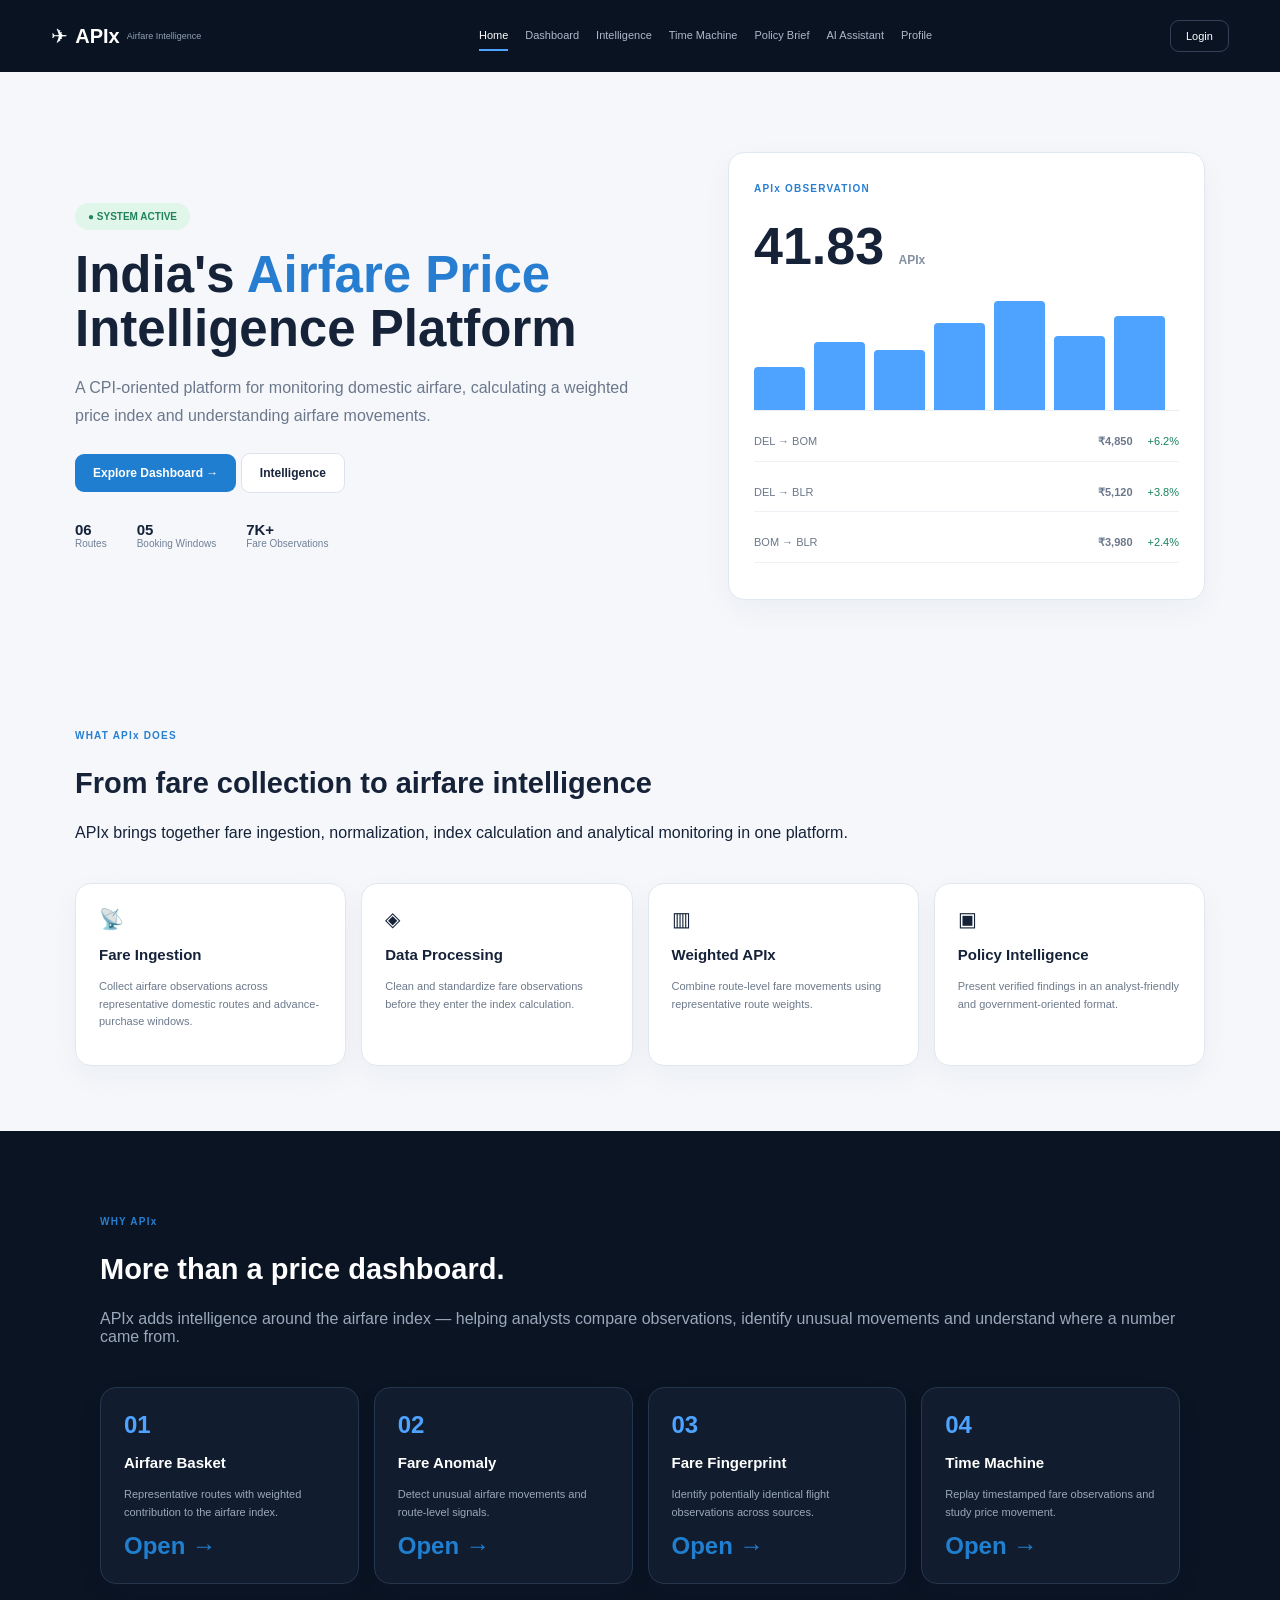
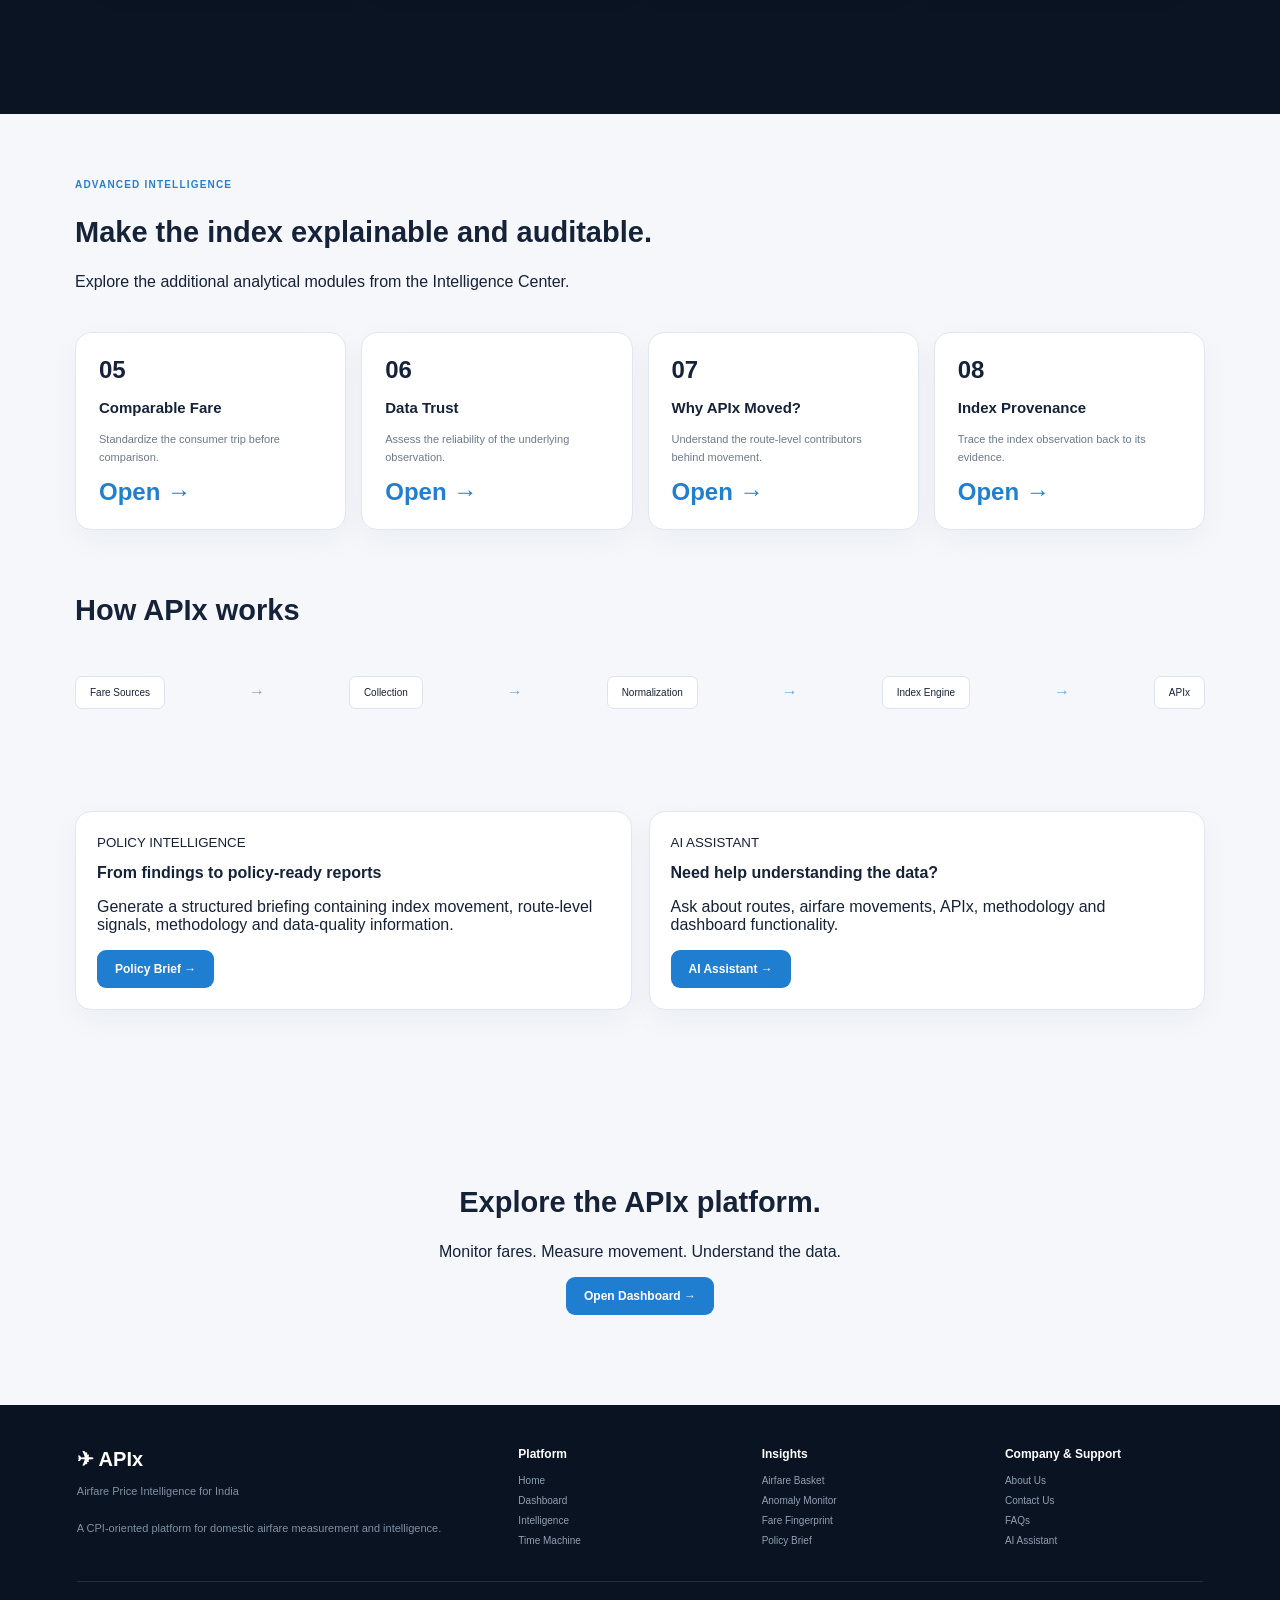
<file: index.html>
<!doctype html>
<html lang="en">
<head>
    <meta charset="utf-8">
    <meta name="viewport" content="width=device-width, initial-scale=1">
    <title>APIx | Airfare Intelligence</title>
    <link rel="stylesheet" href="style.css">
</head>

<body>

<header>

    <a class="logo" href="index.html">
        ✈ <b>APIx</b>
        <small>Airfare Intelligence</small>
    </a>

    <nav>
        <a class="active" href="index.html">Home</a>
        <a href="dashboard.html">Dashboard</a>
        <a href="intelligence.html">Intelligence</a>
        <a href="timemachine.html">Time Machine</a>
        <a href="brief.html">Policy Brief</a>
        <a href="chatbot.html">AI Assistant</a>
        <a href="profile.html">Profile</a>
    </nav>

    <a class="login" href="login.html">Login</a>

</header>


<main>

    <!-- HERO -->

    <section class="hero">

        <div>

            <span class="pill">● SYSTEM ACTIVE</span>

            <h1>
                India's <span>Airfare Price</span><br>
                Intelligence Platform
            </h1>

            <p>
                A CPI-oriented platform for monitoring domestic
                airfare, calculating a weighted price index and
                understanding airfare movements.
            </p>

            <div style="margin-top:24px">

                <a class="btn" href="dashboard.html">
                    Explore Dashboard →
                </a>

                <a class="btn ghost" href="intelligence.html">
                    Intelligence
                </a>

            </div>

            <div style="display:flex;gap:30px;margin-top:28px;color:#718096;font-size:10px">

                <span>
                    <b style="color:#152238;font-size:15px">06</b><br>
                    Routes
                </span>

                <span>
                    <b style="color:#152238;font-size:15px">05</b><br>
                    Booking Windows
                </span>

                <span>
                    <b style="color:#152238;font-size:15px">7K+</b><br>
                    Fare Observations
                </span>

            </div>

        </div>


        <div class="hero-card">

            <small>APIx OBSERVATION</small>

            <h2>
                41.83 <i>APIx</i>
            </h2>

            <div class="bars">
                <b style="height:35%"></b>
                <b style="height:55%"></b>
                <b style="height:48%"></b>
                <b style="height:70%"></b>
                <b style="height:88%"></b>
                <b style="height:60%"></b>
                <b style="height:76%"></b>
            </div>

            <p>
                <span>DEL → BOM</span>
                <strong>₹4,850</strong>
                <em>+6.2%</em>
            </p>

            <p>
                <span>DEL → BLR</span>
                <strong>₹5,120</strong>
                <em>+3.8%</em>
            </p>

            <p>
                <span>BOM → BLR</span>
                <strong>₹3,980</strong>
                <em>+2.4%</em>
            </p>

        </div>

    </section>


    <!-- WHAT APIx DOES -->

    <section class="section">

        <div class="heading">

            <small>WHAT APIx DOES</small>

            <h2>From fare collection to airfare intelligence</h2>

            <p>
                APIx brings together fare ingestion, normalization,
                index calculation and analytical monitoring in one platform.
            </p>

        </div>


        <div class="cards four">

            <article>

                <div style="font-size:20px">📡</div>

                <h3>Fare Ingestion</h3>

                <p>
                    Collect airfare observations across representative
                    domestic routes and advance-purchase windows.
                </p>

            </article>


            <article>

                <div style="font-size:20px">◈</div>

                <h3>Data Processing</h3>

                <p>
                    Clean and standardize fare observations before
                    they enter the index calculation.
                </p>

            </article>


            <article>

                <div style="font-size:20px">▥</div>

                <h3>Weighted APIx</h3>

                <p>
                    Combine route-level fare movements using
                    representative route weights.
                </p>

            </article>


            <article>

                <div style="font-size:20px">▣</div>

                <h3>Policy Intelligence</h3>

                <p>
                    Present verified findings in an analyst-friendly
                    and government-oriented format.
                </p>

            </article>

        </div>

    </section>


    <!-- SIMPLE DIFFERENTIATION -->

    <section class="dark">

        <div class="section">

            <div class="heading">

                <small>WHY APIx</small>

                <h2>More than a price dashboard.</h2>

                <p style="color:#9aa8bb">
                    APIx adds intelligence around the airfare index —
                    helping analysts compare observations, identify
                    unusual movements and understand where a number came from.
                </p>

            </div>


            <div class="cards four">

                <a href="basket.html">
                    <article>

                        <b>01</b>

                        <h3>Airfare Basket</h3>

                        <p>
                            Representative routes with weighted
                            contribution to the airfare index.
                        </p>

                        <span class="link">Open →</span>

                    </article>
                </a>


                <a href="anomaly.html">
                    <article>

                        <b>02</b>

                        <h3>Fare Anomaly</h3>

                        <p>
                            Detect unusual airfare movements and
                            route-level signals.
                        </p>

                        <span class="link">Open →</span>

                    </article>
                </a>


                <a href="fingerprint.html">
                    <article>

                        <b>03</b>

                        <h3>Fare Fingerprint</h3>

                        <p>
                            Identify potentially identical flight
                            observations across sources.
                        </p>

                        <span class="link">Open →</span>

                    </article>
                </a>


                <a href="timemachine.html">
                    <article>

                        <b>04</b>

                        <h3>Time Machine</h3>

                        <p>
                            Replay timestamped fare observations
                            and study price movement.
                        </p>

                        <span class="link">Open →</span>

                    </article>
                </a>

            </div>

        </div>

    </section>


    <!-- ADVANCED INTELLIGENCE: LINKS ONLY -->

    <section class="section">

        <div class="heading">

            <small>ADVANCED INTELLIGENCE</small>

            <h2>Make the index explainable and auditable.</h2>

            <p>
                Explore the additional analytical modules from the
                Intelligence Center.
            </p>

        </div>


        <div class="cards four">

            <a href="trip.html">
                <article>
                    <b>05</b>
                    <h3>Comparable Fare</h3>
                    <p>Standardize the consumer trip before comparison.</p>
                    <span class="link">Open →</span>
                </article>
            </a>


            <a href="trust.html">
                <article>
                    <b>06</b>
                    <h3>Data Trust</h3>
                    <p>Assess the reliability of the underlying observation.</p>
                    <span class="link">Open →</span>
                </article>
            </a>


            <a href="explain.html">
                <article>
                    <b>07</b>
                    <h3>Why APIx Moved?</h3>
                    <p>Understand the route-level contributors behind movement.</p>
                    <span class="link">Open →</span>
                </article>
            </a>


            <a href="provenance.html">
                <article>
                    <b>08</b>
                    <h3>Index Provenance</h3>
                    <p>Trace the index observation back to its evidence.</p>
                    <span class="link">Open →</span>
                </article>
            </a>

        </div>
        <div class="heading">

            <h2>How APIx works</h2>

        </div>

        <div class="pipeline">

            <span>Fare Sources</span>
            <b>→</b>
            <span>Collection</span>
            <b>→</b>
            <span>Normalization</span>
            <b>→</b>
            <span>Index Engine</span>
            <b>→</b>
            <span>APIx</span>

        </div>

    </section>

    <!-- POLICY + AI -->

    <section class="section">

        <div class="twocol">

            <div class="panel">

                <small>POLICY INTELLIGENCE</small>

                <h2>From findings to policy-ready reports</h2>

                <p>
                    Generate a structured briefing containing index
                    movement, route-level signals, methodology and
                    data-quality information.
                </p>

                <a class="btn" href="brief.html">
                    Policy Brief →
                </a>

            </div>


            <div class="panel">

                <small>AI ASSISTANT</small>

                <h2>Need help understanding the data?</h2>

                <p>
                    Ask about routes, airfare movements, APIx,
                    methodology and dashboard functionality.
                </p>

                <a class="btn" href="chatbot.html">
                    AI Assistant →
                </a>

            </div>

        </div>

    </section>


    <!-- FINAL CTA -->

    <section class="center">

        <h2>Explore the APIx platform.</h2>

        <p>
            Monitor fares. Measure movement. Understand the data.
        </p>

        <a class="btn" href="dashboard.html">
            Open Dashboard →
        </a>

    </section>

</main>


<!-- FOOTER -->

<footer class="site-footer">

    <div class="footer-grid">

        <div>

            <h3>✈ APIx</h3>

            <p>
                Airfare Price Intelligence for India
            </p>

            <p style="margin-top:10px">
                A CPI-oriented platform for domestic
                airfare measurement and intelligence.
            </p>

        </div>


        <div>

            <b>Platform</b>

            <a href="index.html">Home</a>
            <a href="dashboard.html">Dashboard</a>
            <a href="intelligence.html">Intelligence</a>
            <a href="timemachine.html">Time Machine</a>

        </div>


        <div>

            <b>Insights</b>

            <a href="basket.html">Airfare Basket</a>
            <a href="anomaly.html">Anomaly Monitor</a>
            <a href="fingerprint.html">Fare Fingerprint</a>
            <a href="brief.html">Policy Brief</a>

        </div>


        <div>

            <b>Company & Support</b>

            <a href="#">About Us</a>
            <a href="#">Contact Us</a>
            <a href="#">FAQs</a>
            <a href="chatbot.html">AI Assistant</a>

        </div>

    </div>


    <div class="footer-bottom">

        <span>© 2026 APIx. All rights reserved.</span>

        <span>
            Government-oriented airfare intelligence platform
        </span>

    </div>

</footer>

</body>
</html>
</file>
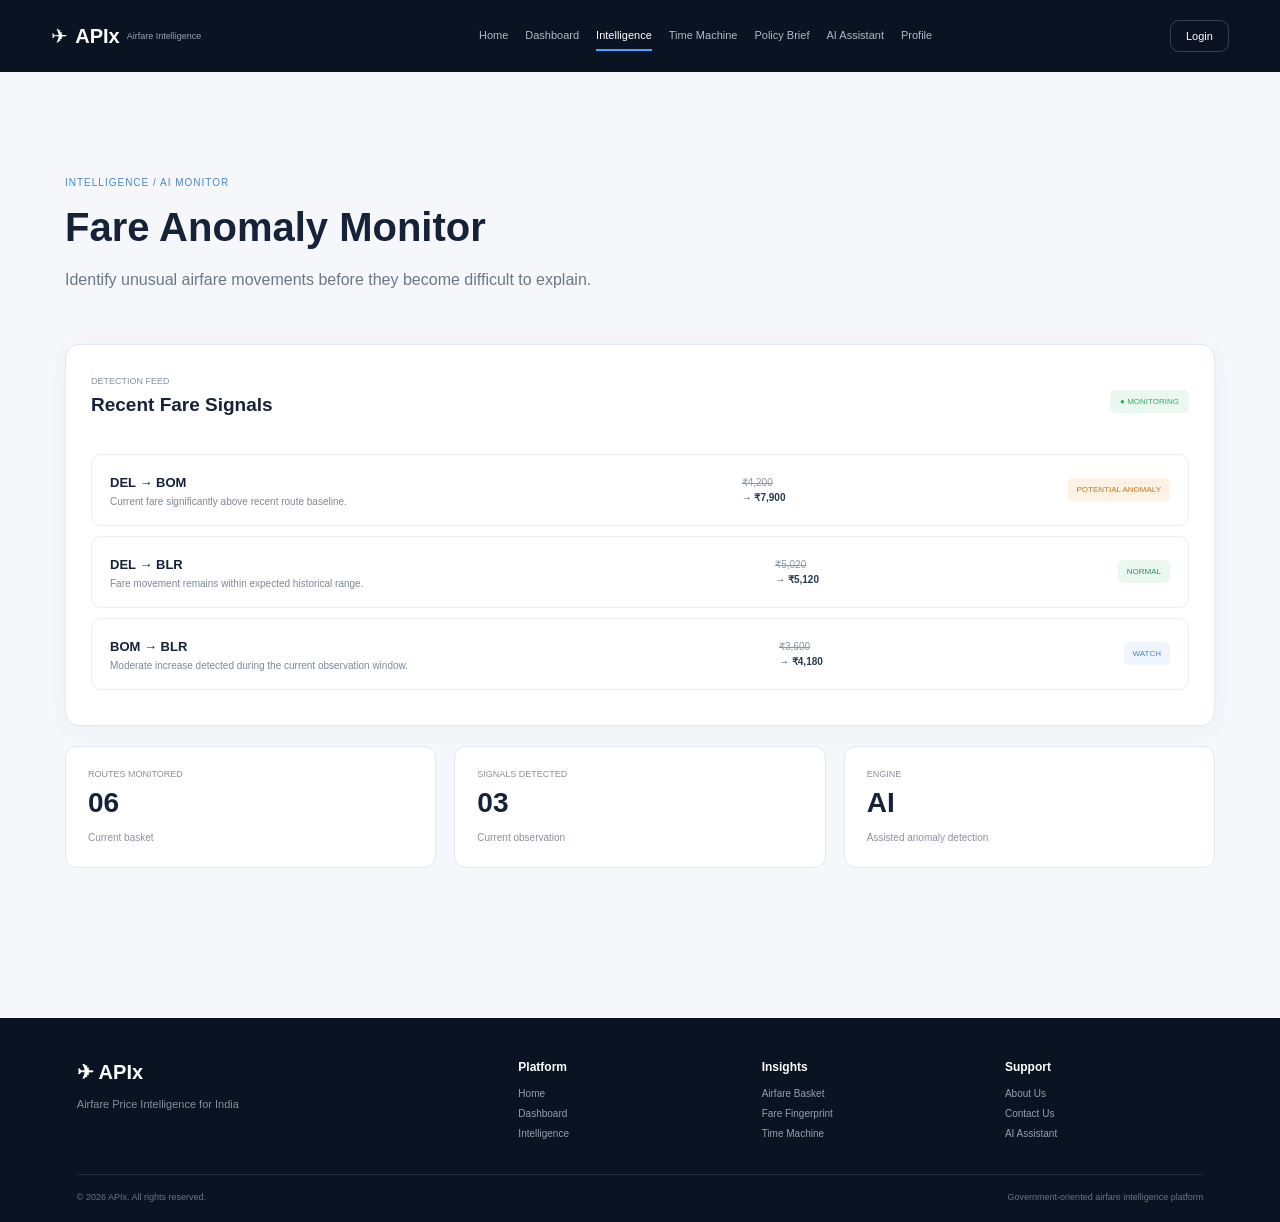
<file: anomaly.html>
<!doctype html>
<html>
<head>
<meta charset="utf-8">
<meta name="viewport" content="width=device-width,initial-scale=1">
<title>Fare Anomaly Monitor | APIx</title>
<link rel="stylesheet" href="style.css">
</head>

<body>

<header>
<a class="logo" href="index.html">✈ <b>APIx</b><small>Airfare Intelligence</small></a>

<nav>
<a href="index.html">Home</a>
<a href="dashboard.html">Dashboard</a>
<a class="active" href="intelligence.html">Intelligence</a>
<a href="timemachine.html">Time Machine</a>
<a href="brief.html">Policy Brief</a>
<a href="chatbot.html">AI Assistant</a>
<a href="profile.html">Profile</a>
</nav>

<a class="login" href="login.html">Login</a>
</header>


<main class="page">

<section class="detail-hero">
<small>INTELLIGENCE / AI MONITOR</small>
<h1>Fare Anomaly Monitor</h1>
<p>
Identify unusual airfare movements before they become difficult to explain.
</p>
</section>


<section class="analytics-panel">

<div class="panel-header">
<div>
<small>DETECTION FEED</small>
<h2>Recent Fare Signals</h2>
</div>

<span class="live-tag">● MONITORING</span>
</div>


<div class="signal">

<div>
<strong>DEL → BOM</strong>
<p>Current fare significantly above recent route baseline.</p>
</div>

<div class="signal-price">
<span>₹4,200</span>
<b>→ ₹7,900</b>
</div>

<div class="warning">POTENTIAL ANOMALY</div>

</div>


<div class="signal">

<div>
<strong>DEL → BLR</strong>
<p>Fare movement remains within expected historical range.</p>
</div>

<div class="signal-price">
<span>₹5,020</span>
<b>→ ₹5,120</b>
</div>

<div class="normal">NORMAL</div>

</div>


<div class="signal">

<div>
<strong>BOM → BLR</strong>
<p>Moderate increase detected during the current observation window.</p>
</div>

<div class="signal-price">
<span>₹3,600</span>
<b>→ ₹4,180</b>
</div>

<div class="watch">WATCH</div>

</div>

</section>


<section class="metric-row">

<div class="metric-card">
<small>ROUTES MONITORED</small>
<strong>06</strong>
<span>Current basket</span>
</div>

<div class="metric-card">
<small>SIGNALS DETECTED</small>
<strong>03</strong>
<span>Current observation</span>
</div>

<div class="metric-card">
<small>ENGINE</small>
<strong>AI</strong>
<span>Assisted anomaly detection</span>
</div>

</section>

</main>

<footer class="site-footer">
<div class="footer-grid">
<div><h3>✈ APIx</h3><p>Airfare Price Intelligence for India</p></div>
<div><b>Platform</b><a href="index.html">Home</a><a href="dashboard.html">Dashboard</a><a href="intelligence.html">Intelligence</a></div>
<div><b>Insights</b><a href="basket.html">Airfare Basket</a><a href="fingerprint.html">Fare Fingerprint</a><a href="timemachine.html">Time Machine</a></div>
<div><b>Support</b><a href="#">About Us</a><a href="#">Contact Us</a><a href="chatbot.html">AI Assistant</a></div>
</div>
<div class="footer-bottom"><span>© 2026 APIx. All rights reserved.</span><span>Government-oriented airfare intelligence platform</span></div>
</footer>

</body>
</html>
</file>
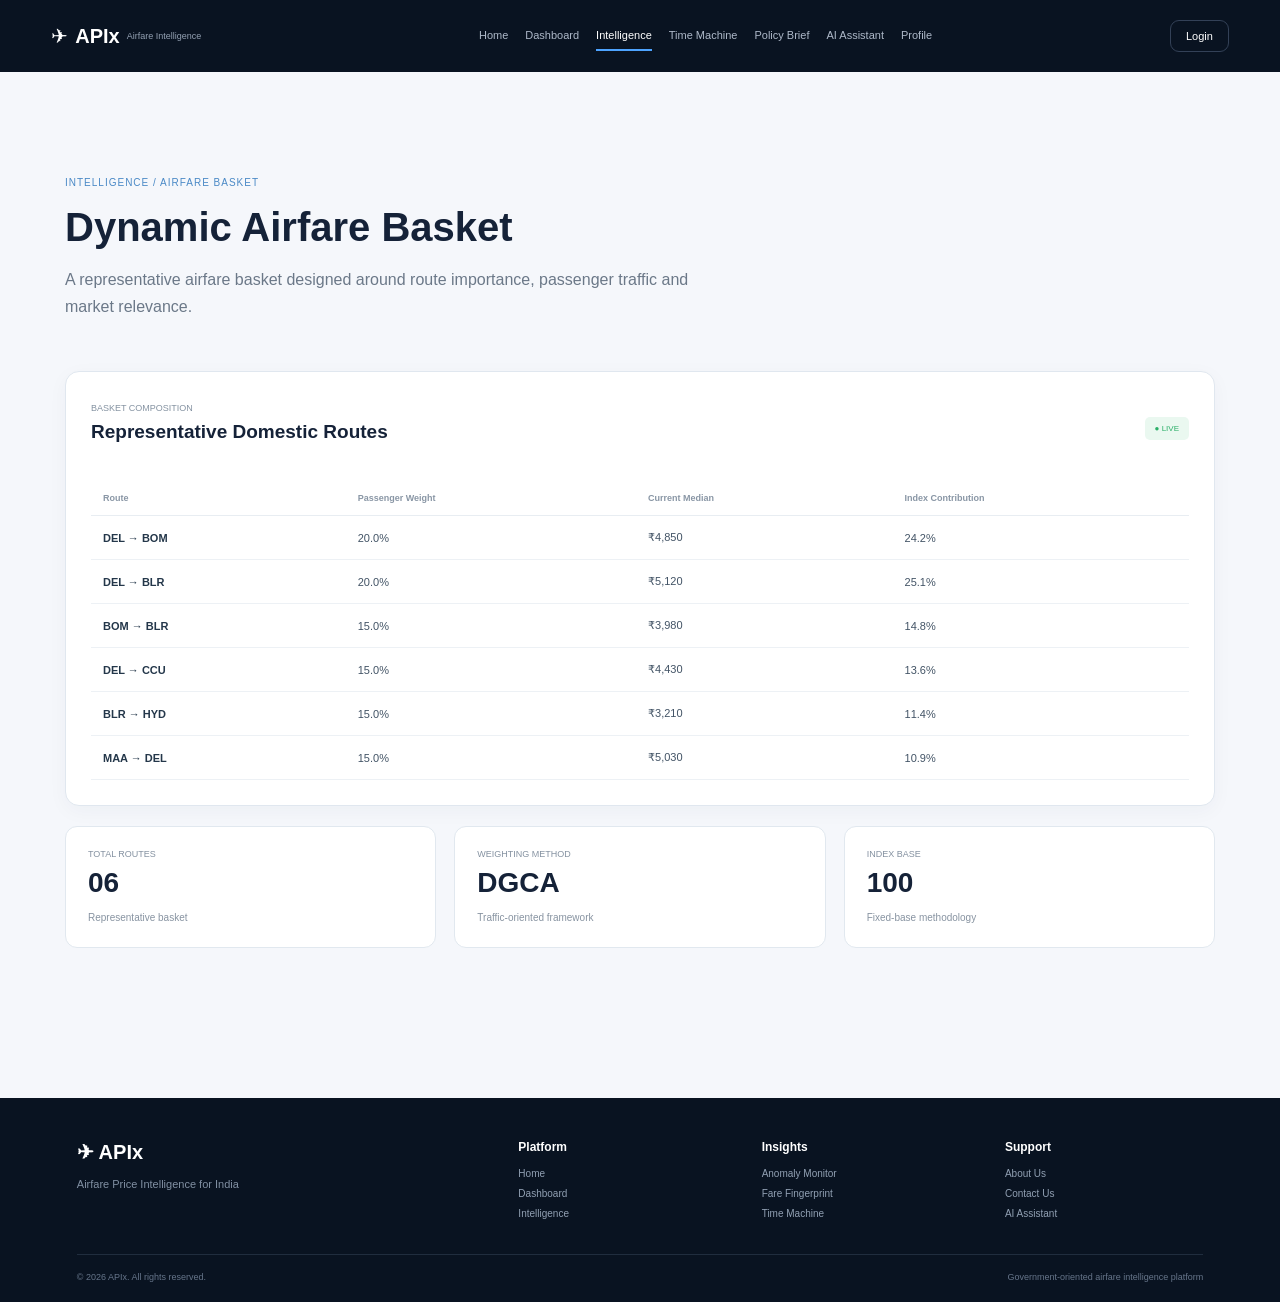
<file: basket.html>
<!doctype html>
<html>
<head>
<meta charset="utf-8">
<meta name="viewport" content="width=device-width,initial-scale=1">
<title>Airfare Basket | APIx</title>
<link rel="stylesheet" href="style.css">
</head>

<body>

<header>
<a class="logo" href="index.html">✈ <b>APIx</b><small>Airfare Intelligence</small></a>

<nav>
<a href="index.html">Home</a>
<a href="dashboard.html">Dashboard</a>
<a class="active" href="intelligence.html">Intelligence</a>
<a href="timemachine.html">Time Machine</a>
<a href="brief.html">Policy Brief</a>
<a href="chatbot.html">AI Assistant</a>
<a href="profile.html">Profile</a>
</nav>

<a class="login" href="login.html">Login</a>
</header>


<main class="page">

<section class="detail-hero">
<small>INTELLIGENCE / AIRFARE BASKET</small>
<h1>Dynamic Airfare Basket</h1>
<p>
A representative airfare basket designed around route importance,
passenger traffic and market relevance.
</p>
</section>


<section class="analytics-panel">

<div class="panel-header">
<div>
<small>BASKET COMPOSITION</small>
<h2>Representative Domestic Routes</h2>
</div>
<span class="live-tag">● LIVE</span>
</div>

<table class="data-table">

<tr>
<th>Route</th>
<th>Passenger Weight</th>
<th>Current Median</th>
<th>Index Contribution</th>
</tr>

<tr>
<td>DEL → BOM</td>
<td>20.0%</td>
<td>₹4,850</td>
<td>24.2%</td>
</tr>

<tr>
<td>DEL → BLR</td>
<td>20.0%</td>
<td>₹5,120</td>
<td>25.1%</td>
</tr>

<tr>
<td>BOM → BLR</td>
<td>15.0%</td>
<td>₹3,980</td>
<td>14.8%</td>
</tr>

<tr>
<td>DEL → CCU</td>
<td>15.0%</td>
<td>₹4,430</td>
<td>13.6%</td>
</tr>

<tr>
<td>BLR → HYD</td>
<td>15.0%</td>
<td>₹3,210</td>
<td>11.4%</td>
</tr>

<tr>
<td>MAA → DEL</td>
<td>15.0%</td>
<td>₹5,030</td>
<td>10.9%</td>
</tr>

</table>

</section>


<section class="metric-row">

<div class="metric-card">
<small>TOTAL ROUTES</small>
<strong>06</strong>
<span>Representative basket</span>
</div>

<div class="metric-card">
<small>WEIGHTING METHOD</small>
<strong>DGCA</strong>
<span>Traffic-oriented framework</span>
</div>

<div class="metric-card">
<small>INDEX BASE</small>
<strong>100</strong>
<span>Fixed-base methodology</span>
</div>

</section>

</main>

<footer class="site-footer">
<div class="footer-grid">
<div><h3>✈ APIx</h3><p>Airfare Price Intelligence for India</p></div>
<div><b>Platform</b><a href="index.html">Home</a><a href="dashboard.html">Dashboard</a><a href="intelligence.html">Intelligence</a></div>
<div><b>Insights</b><a href="anomaly.html">Anomaly Monitor</a><a href="fingerprint.html">Fare Fingerprint</a><a href="timemachine.html">Time Machine</a></div>
<div><b>Support</b><a href="#">About Us</a><a href="#">Contact Us</a><a href="chatbot.html">AI Assistant</a></div>
</div>
<div class="footer-bottom"><span>© 2026 APIx. All rights reserved.</span><span>Government-oriented airfare intelligence platform</span></div>
</footer>

</body>
</html>
</file>
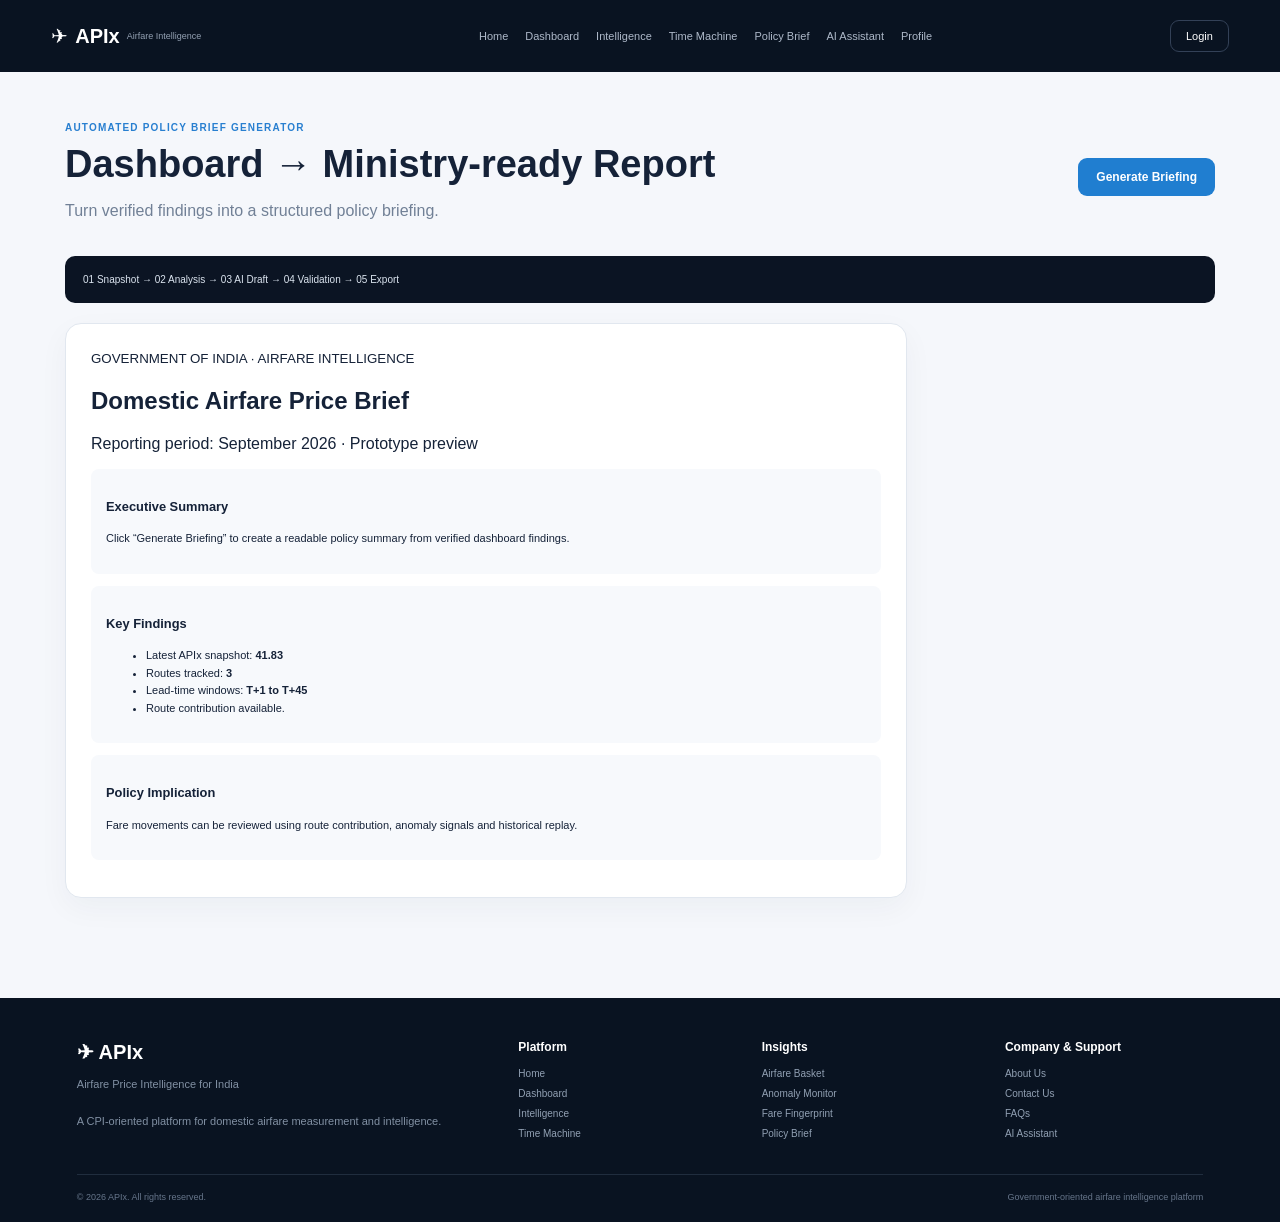
<file: brief.html>
<!doctype html><html><head><meta charset="utf-8"><meta name="viewport" content="width=device-width,initial-scale=1"><title>Policy Brief Generator</title><link rel="stylesheet" href="style.css"></head><body><header><a class="logo" href="index.html">✈ <b>APIx</b><small>Airfare Intelligence</small></a><nav><a href="index.html">Home</a><a href="dashboard.html">Dashboard</a><a href="intelligence.html">Intelligence</a><a href="timemachine.html">Time Machine</a><a href="brief.html">Policy Brief</a><a href="chatbot.html">AI Assistant</a><a href="profile.html">Profile</a></nav><a class="login" href="login.html">Login</a></header>
<main class="page"><div class="pagehead"><div><small>AUTOMATED POLICY BRIEF GENERATOR</small><h1>Dashboard → Ministry-ready Report</h1><p>Turn verified findings into a structured policy briefing.</p></div><button class="btn" onclick="generate()">Generate Briefing</button></div>
<div class="workflow">01 Snapshot → 02 Analysis → 03 AI Draft → 04 Validation → 05 Export</div><div class="briefgrid"><section class="report"><small>GOVERNMENT OF INDIA · AIRFARE INTELLIGENCE</small><h2>Domestic Airfare Price Brief</h2><p>Reporting period: September 2026 · Prototype preview</p><div class="reportbox"><h3>Executive Summary</h3><p id="summary">Click “Generate Briefing” to create a readable policy summary from verified dashboard findings.</p></div><div class="reportbox"><h3>Key Findings</h3><ul><li>Latest APIx snapshot: <b>41.83</b></li><li>Routes tracked: <b>3</b></li><li>Lead-time windows: <b>T+1 to T+45</b></li><li>Route contribution available.</li></ul></div><div class="reportbox"><h3>Policy Implication</h3><p>Fare movements can be reviewed using route contribution, anomaly signals and historical replay.</p></div></section></div></main><footer class="site-footer">

    <div class="footer-grid">


        <div>

            <h3>✈ APIx</h3>

            <p>
                Airfare Price Intelligence for India
            </p>

            <p style="margin-top:10px">
                A CPI-oriented platform for domestic
                airfare measurement and intelligence.
            </p>

        </div>


        <div>

            <b>Platform</b>

            <a href="index.html">Home</a>

            <a href="dashboard.html">Dashboard</a>

            <a href="intelligence.html">Intelligence</a>

            <a href="timemachine.html">Time Machine</a>

        </div>


        <div>

            <b>Insights</b>

            <a href="basket.html">Airfare Basket</a>

            <a href="anomaly.html">Anomaly Monitor</a>

            <a href="fingerprint.html">Fare Fingerprint</a>

            <a href="brief.html">Policy Brief</a>

        </div>


        <div>

            <b>Company & Support</b>

            <a href="#">About Us</a>

            <a href="#">Contact Us</a>

            <a href="#">FAQs</a>

            <a href="chatbot.html">AI Assistant</a>

        </div>

    </div>


    <div class="footer-bottom">

        <span>
            © 2026 APIx. All rights reserved.
        </span>

        <span>
            Government-oriented airfare intelligence platform
        </span>

    </div>

</footer><script>function generate(){document.getElementById('summary').textContent='The latest APIx snapshot is 41.83. Route-level and lead-time analysis are available to identify where airfare movement is concentrated. This draft requires human validation before publication.'}</script></body></html>
</file>
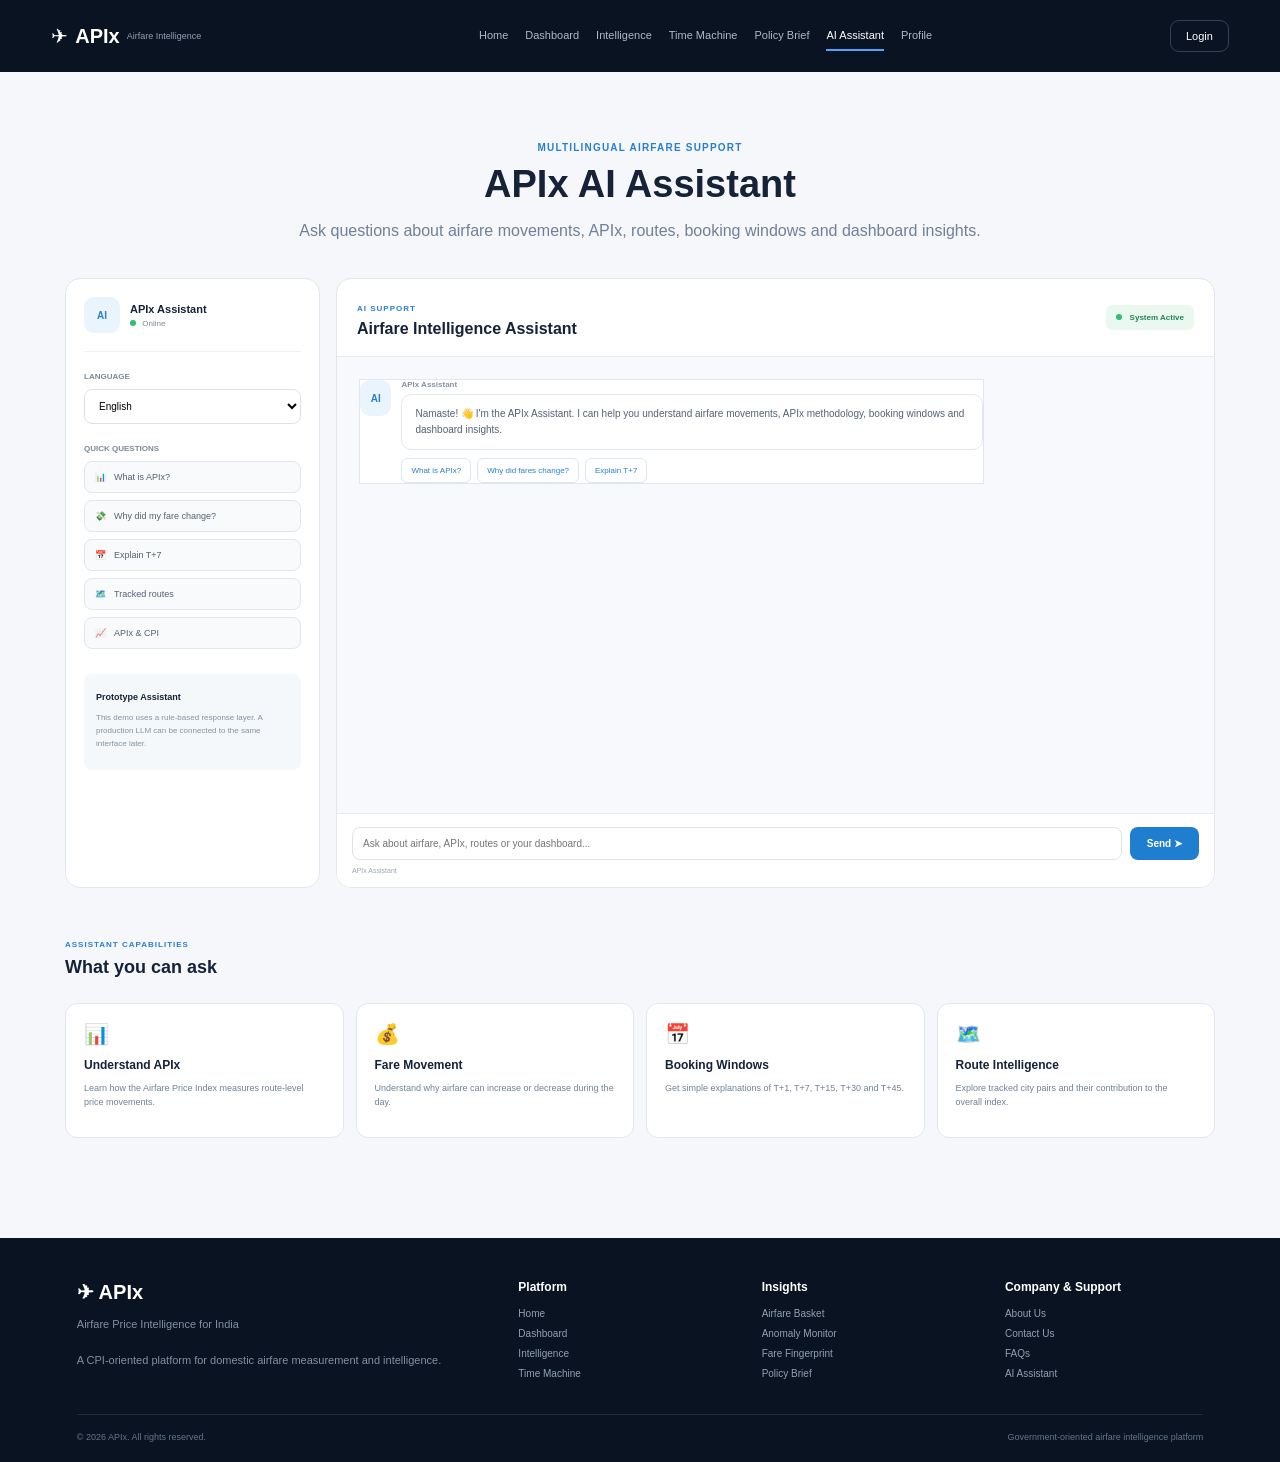
<file: chatbot.html>
<!doctype html>
<html lang="en">

<head>
    <meta charset="utf-8">
    <meta name="viewport" content="width=device-width, initial-scale=1">
    <title>AI Assistant | APIx</title>
    <link rel="stylesheet" href="style.css">
</head>

<body>

<header>

    <a class="logo" href="index.html">
        ✈ <b>APIx</b>
        <small>Airfare Intelligence</small>
    </a>

    <nav>
        <a href="index.html">Home</a>
        <a href="dashboard.html">Dashboard</a>
        <a href="intelligence.html">Intelligence</a>
        <a href="timemachine.html">Time Machine</a>
        <a href="brief.html">Policy Brief</a>
        <a href="chatbot.html" class="active">AI Assistant</a>
        <a href="profile.html">Profile</a>
    </nav>

    <a class="login" href="login.html">Login</a>

</header>


<main class="page">

    <!-- Hero -->
    <section class="centerhead">

        <small>MULTILINGUAL AIRFARE SUPPORT</small>

        <h1>APIx AI Assistant</h1>

        <p>
            Ask questions about airfare movements, APIx,
            routes, booking windows and dashboard insights.
        </p>

    </section>


    <!-- Chat Application -->
    <section class="assistant-shell">

        <!-- Sidebar -->
        <aside class="assistant-sidebar">

            <div class="assistant-profile">

                <div class="assistant-avatar">
                    AI
                </div>

                <div>
                    <strong>APIx Assistant</strong>
                    <span>
                        <i class="online-dot"></i>
                        Online
                    </span>
                </div>

            </div>


            <div class="assistant-block">

                <label>Language</label>

                <select id="language" onchange="changeLanguage()">
                    <option value="English">English</option>
                    <option value="Hindi">हिन्दी</option>
                    <option value="Bengali">বাংলা</option>
                    <option value="Tamil">தமிழ்</option>
                    <option value="Telugu">తెలుగు</option>
                    <option value="Marathi">मराठी</option>
                    <option value="Punjabi">ਪੰਜਾਬੀ</option>
                    <option value="Gujarati">ગુજરાતી</option>
                    <option value="Kannada">ಕನ್ನಡ</option>
                    <option value="Malayalam">മലയാളം</option>
                </select>

            </div>


            <div class="assistant-block">

                <label>Quick Questions</label>

                <button onclick="quickQuestion('What is APIx?')">
                    <span>📊</span>
                    What is APIx?
                </button>

                <button onclick="quickQuestion('Why did my fare change?')">
                    <span>💸</span>
                    Why did my fare change?
                </button>

                <button onclick="quickQuestion('Explain T+7')">
                    <span>📅</span>
                    Explain T+7
                </button>

                <button onclick="quickQuestion('Which routes are tracked?')">
                    <span>🗺️</span>
                    Tracked routes
                </button>

                <button onclick="quickQuestion('How does APIx help CPI?')">
                    <span>📈</span>
                    APIx & CPI
                </button>

            </div>


            <div class="assistant-note">

                <strong>Prototype Assistant</strong>

                <p>
                    This demo uses a rule-based response layer.
                    A production LLM can be connected to the same
                    interface later.
                </p>

            </div>

        </aside>


        <!-- Chat -->
        <section class="assistant-chat">

            <!-- Chat Header -->
            <div class="assistant-chat-header">

                <div>

                    <small>AI SUPPORT</small>

                    <h2>Airfare Intelligence Assistant</h2>

                </div>

                <div class="chat-status">
                    <span></span>
                    System Active
                </div>

            </div>


            <!-- Messages -->
            <div class="assistant-messages" id="messages">

                <div class="assistant-message bot">

                    <div class="message-avatar">
                        AI
                    </div>

                    <div class="message-content">

                        <div class="message-name">
                            APIx Assistant
                        </div>

                        <p>
                            Namaste! 👋 I'm the APIx Assistant.
                            I can help you understand airfare movements,
                            APIx methodology, booking windows and dashboard
                            insights.
                        </p>

                        <div class="suggestions">

                            <button onclick="quickQuestion('What is APIx?')">
                                What is APIx?
                            </button>

                            <button onclick="quickQuestion('Why did my fare change?')">
                                Why did fares change?
                            </button>

                            <button onclick="quickQuestion('Explain T+7')">
                                Explain T+7
                            </button>

                        </div>

                    </div>

                </div>

            </div>


            <!-- Input -->
            <div class="assistant-input-area">

                <div class="assistant-input">

                    <input
                        id="question"
                        type="text"
                        placeholder="Ask about airfare, APIx, routes or your dashboard..."
                        autocomplete="off"
                    >

                    <button onclick="sendMessage()">
                        Send
                        <span>➤</span>
                    </button>

                </div>

                <small>
                    APIx Assistant
                </small>

            </div>

        </section>

    </section>


    <!-- Capabilities -->
    <section class="assistant-capabilities">

        <div class="section-heading">

            <div>
                <small>ASSISTANT CAPABILITIES</small>
                <h2>What you can ask</h2>
            </div>

        </div>


        <div class="capability-grid">

            <div class="capability-card">
                <span>📊</span>
                <h3>Understand APIx</h3>
                <p>
                    Learn how the Airfare Price Index measures
                    route-level price movements.
                </p>
            </div>


            <div class="capability-card">
                <span>💰</span>
                <h3>Fare Movement</h3>
                <p>
                    Understand why airfare can increase or decrease
                    during the day.
                </p>
            </div>


            <div class="capability-card">
                <span>📅</span>
                <h3>Booking Windows</h3>
                <p>
                    Get simple explanations of T+1, T+7,
                    T+15, T+30 and T+45.
                </p>
            </div>


            <div class="capability-card">
                <span>🗺️</span>
                <h3>Route Intelligence</h3>
                <p>
                    Explore tracked city pairs and their contribution
                    to the overall index.
                </p>
            </div>

        </div>

    </section>

</main>


<footer class="site-footer">

    <div class="footer-grid">


        <div>

            <h3>✈ APIx</h3>

            <p>
                Airfare Price Intelligence for India
            </p>

            <p style="margin-top:10px">
                A CPI-oriented platform for domestic
                airfare measurement and intelligence.
            </p>

        </div>


        <div>

            <b>Platform</b>

            <a href="index.html">Home</a>

            <a href="dashboard.html">Dashboard</a>

            <a href="intelligence.html">Intelligence</a>

            <a href="timemachine.html">Time Machine</a>

        </div>


        <div>

            <b>Insights</b>

            <a href="basket.html">Airfare Basket</a>

            <a href="anomaly.html">Anomaly Monitor</a>

            <a href="fingerprint.html">Fare Fingerprint</a>

            <a href="brief.html">Policy Brief</a>

        </div>


        <div>

            <b>Company & Support</b>

            <a href="#">About Us</a>

            <a href="#">Contact Us</a>

            <a href="#">FAQs</a>

            <a href="chatbot.html">AI Assistant</a>

        </div>

    </div>


    <div class="footer-bottom">

        <span>
            © 2026 APIx. All rights reserved.
        </span>

        <span>
            Government-oriented airfare intelligence platform
        </span>

    </div>

</footer>


<script>

const questionInput = document.getElementById("question");
const messages = document.getElementById("messages");


/* Allow Enter key to send a message */
questionInput.addEventListener("keydown", function(event) {

    if (event.key === "Enter") {
        sendMessage();
    }

});


/* Add a message to the chat */
function addMessage(text, type) {

    const wrapper = document.createElement("div");

    wrapper.className =
        type === "bot"
        ? "assistant-message bot"
        : "assistant-message user";


    if (type === "bot") {

        wrapper.innerHTML = `
            <div class="message-avatar">AI</div>

            <div class="message-content">

                <div class="message-name">
                    APIx Assistant
                </div>

                <p></p>

            </div>
        `;

        wrapper.querySelector("p").textContent = text;

    } else {

        wrapper.innerHTML = `
            <div class="message-content">
                <div class="message-name">You</div>
                <p></p>
            </div>
        `;

        wrapper.querySelector("p").textContent = text;

    }


    messages.appendChild(wrapper);

    messages.scrollTop = messages.scrollHeight;

}


/* Generate demo responses */
function getAnswer(question) {

    const q = question.toLowerCase();


    if (q.includes("what is apix") || q === "apix") {

        return "APIx is the Real-time Airfare Price Index. It tracks airfare movements across representative domestic routes using a weighted index approach.";

    }


    if (
        q.includes("fare change") ||
        q.includes("fares change") ||
        q.includes("price change") ||
        q.includes("why did")
    ) {

        return "Airfares can change because of demand, seat availability, booking timing, route conditions and dynamic airline pricing.";

    }


    if (
        q.includes("t+1") ||
        q.includes("t+7") ||
        q.includes("t+15") ||
        q.includes("t+30") ||
        q.includes("t+45")
    ) {

        return "A booking window represents how far in advance the journey is observed. For example, T+7 means the fare for a journey scheduled seven days after the observation date.";

    }


    if (
        q.includes("route") ||
        q.includes("tracked")
    ) {

        return "The prototype tracks six representative domestic routes: DEL-BOM, DEL-BLR, BOM-BLR, DEL-CCU, BLR-HYD and MAA-DEL.";

    }


    if (
        q.includes("cpi") ||
        q.includes("consumer price")
    ) {

        return "APIx can support CPI-oriented airfare measurement by providing more frequent and structured observations of online airfare movements.";

    }


    if (
        q.includes("dashboard") ||
        q.includes("data")
    ) {

        return "The APIx Dashboard provides route-level fares, index movement, route contributions, lead-time analysis and data-quality indicators.";

    }


    if (
        q.includes("history") ||
        q.includes("time machine")
    ) {

        return "The Airfare Time Machine allows users to replay timestamped fare observations and understand how a route's fare changed during the day.";

    }


    return "I can help you understand APIx, airfare movements, booking windows, tracked routes, CPI measurement and dashboard features. Try asking one of these topics.";

}


/* Send message */
function sendMessage() {

    const text = questionInput.value.trim();

    if (!text) {
        return;
    }


    addMessage(text, "user");

    questionInput.value = "";


    /* Show a short thinking delay */
    setTimeout(function() {

        const answer = getAnswer(text);

        addMessage(answer, "bot");

    }, 350);

}


/* Quick question buttons */
function quickQuestion(question) {

    questionInput.value = question;

    sendMessage();

}


/* Language selection */
function changeLanguage() {

    const language =
        document.getElementById("language").value;

    if (language === "Hindi") {

        addMessage(
            "नमस्ते! मैं APIx Assistant हूँ। आप APIx, airfare movements और booking windows के बारे में पूछ सकते हैं।",
            "bot"
        );

    } else {

        addMessage(
            "Language preference updated to " + language + ". The prototype assistant is ready.",
            "bot"
        );

    }

}

</script>

</body>
</html>
</file>
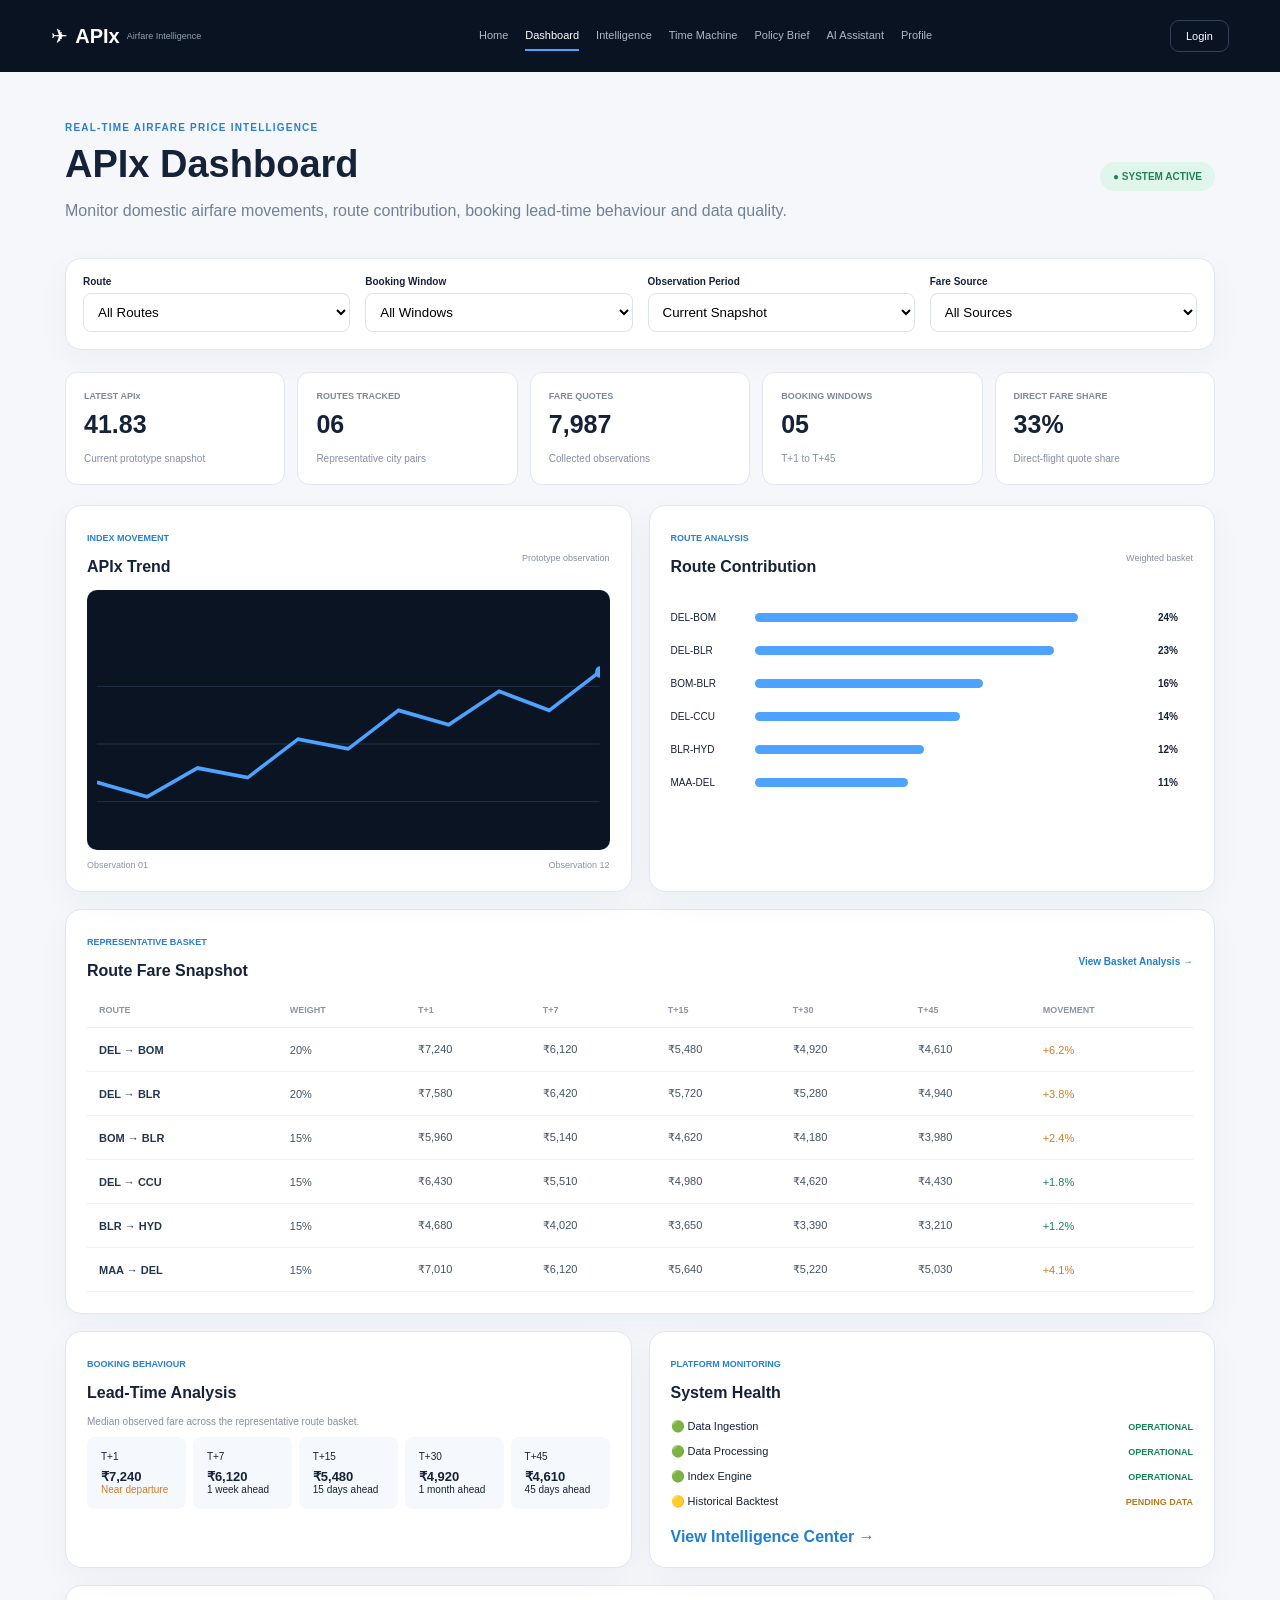
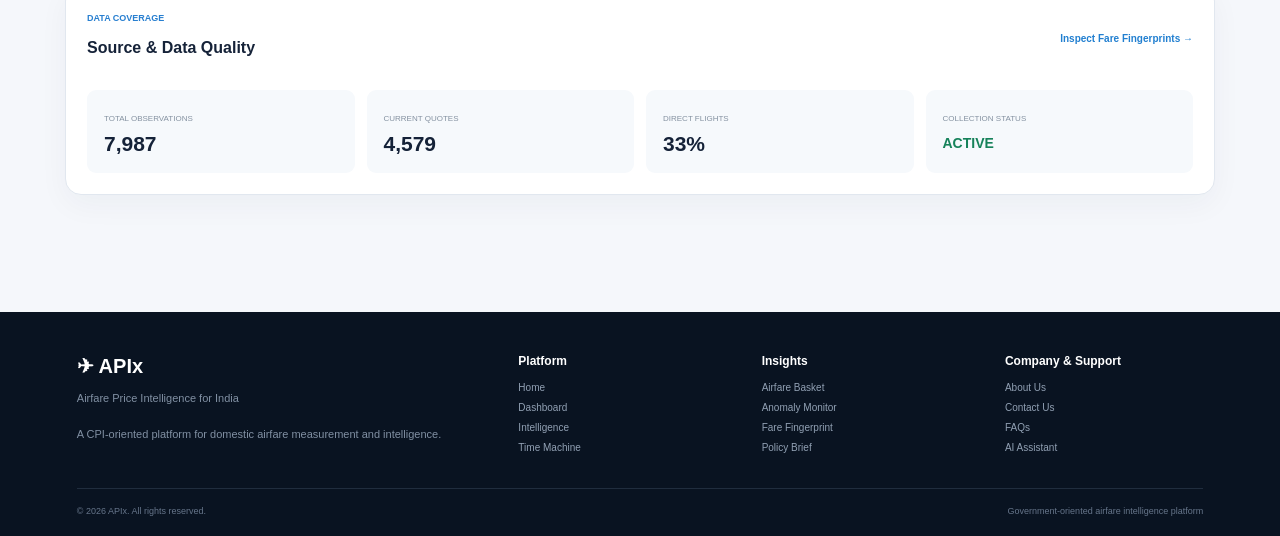
<file: dashboard.html>
<!doctype html>
<html>
<head>
<meta charset="utf-8">
<meta name="viewport" content="width=device-width,initial-scale=1">
<title>APIx Dashboard | Airfare Intelligence</title>
<link rel="stylesheet" href="style.css">
</head>

<body>


<header>

    <a class="logo" href="index.html">
        ✈ <b>APIx</b>
        <small>Airfare Intelligence</small>
    </a>

    <nav>
        <a href="index.html">Home</a>
        <a class="active" href="dashboard.html">Dashboard</a>
        <a href="intelligence.html">Intelligence</a>
        <a href="timemachine.html">Time Machine</a>
        <a href="brief.html">Policy Brief</a>
        <a href="chatbot.html">AI Assistant</a>
        <a href="profile.html">Profile</a>
    </nav>

    <a class="login" href="login.html">Login</a>

</header>



<main class="page">


    <!-- DASHBOARD HEADER -->

    <div class="pagehead">

        <div>

            <small>REAL-TIME AIRFARE PRICE INTELLIGENCE</small>

            <h1>APIx Dashboard</h1>

            <p>
                Monitor domestic airfare movements, route contribution,
                booking lead-time behaviour and data quality.
            </p>

        </div>

        <span class="status">
            ● SYSTEM ACTIVE
        </span>

    </div>



    <!-- FILTERS -->

    <div class="filters">

        <label>
            Route

            <select>

                <option>All Routes</option>

                <option>DEL → BOM</option>
                <option>DEL → BLR</option>
                <option>BOM → BLR</option>
                <option>DEL → CCU</option>
                <option>BLR → HYD</option>
                <option>MAA → DEL</option>

            </select>

        </label>


        <label>
            Booking Window

            <select>

                <option>All Windows</option>
                <option>T+1</option>
                <option>T+7</option>
                <option>T+15</option>
                <option>T+30</option>
                <option>T+45</option>

            </select>

        </label>


        <label>
            Observation Period

            <select>

                <option>Current Snapshot</option>
                <option>Last 1 Day</option>
                <option>Last 7 Days</option>
                <option>Last 15 Days</option>
                <option>Last 30 Days</option>
                <option>Last 45 Days</option>
                <option>Last 60 Days</option>

            </select>

        </label>


        <label>
            Fare Source

            <select>

                <option>All Sources</option>
                <option>Airline</option>
                <option>OTA</option>
                <option>API Aggregator</option>

            </select>

        </label>

    </div>



    <!-- KPI SECTION -->

    <div class="kpis">


        <div>

            <small>LATEST APIx</small>

            <b>41.83</b>

            <span>
                Current prototype snapshot
            </span>

        </div>


        <div>

            <small>ROUTES TRACKED</small>

            <b>06</b>

            <span>
                Representative city pairs
            </span>

        </div>


        <div>

            <small>FARE QUOTES</small>

            <b>7,987</b>

            <span>
                Collected observations
            </span>

        </div>


        <div>

            <small>BOOKING WINDOWS</small>

            <b>05</b>

            <span>
                T+1 to T+45
            </span>

        </div>


        <div>

            <small>DIRECT FARE SHARE</small>

            <b>33%</b>

            <span>
                Direct-flight quote share
            </span>

        </div>


    </div>



    <!-- APIx TREND + ROUTE CONTRIBUTION -->

    <div class="twocol">


        <section class="panel">

            <div style="display:flex;justify-content:space-between;align-items:center">

                <div>

                    <small style="color:#287fd0;font-size:9px;font-weight:800">
                        INDEX MOVEMENT
                    </small>

                    <h2>APIx Trend</h2>

                </div>

                <span style="font-size:9px;color:#8490a1">
                    Prototype observation
                </span>

            </div>


            <div class="chart">

                <svg
                    viewBox="0 0 700 250"
                    preserveAspectRatio="none"
                >

                    <line
                        x1="0"
                        y1="210"
                        x2="700"
                        y2="210"
                        stroke="#26364c"
                    />

                    <line
                        x1="0"
                        y1="150"
                        x2="700"
                        y2="150"
                        stroke="#26364c"
                    />

                    <line
                        x1="0"
                        y1="90"
                        x2="700"
                        y2="90"
                        stroke="#26364c"
                    />

                    <polyline
                        points="
                        0,190
                        70,205
                        140,175
                        210,185
                        280,145
                        350,155
                        420,115
                        490,130
                        560,95
                        630,115
                        700,75
                        "
                        fill="none"
                        stroke="#4da3ff"
                        stroke-width="4"
                    />

                    <circle cx="700" cy="75" r="6" fill="#4da3ff"/>

                </svg>

            </div>


            <div style="display:flex;justify-content:space-between;margin-top:10px;font-size:9px;color:#8794a4">

                <span>Observation 01</span>
                <span>Observation 12</span>

            </div>

        </section>



        <section class="panel">

            <div style="display:flex;justify-content:space-between;align-items:center">

                <div>

                    <small style="color:#287fd0;font-size:9px;font-weight:800">
                        ROUTE ANALYSIS
                    </small>

                    <h2>Route Contribution</h2>

                </div>

                <span style="font-size:9px;color:#8490a1">
                    Weighted basket
                </span>

            </div>


            <div class="bar">

                <span>DEL-BOM</span>

                <i style="width:82%"></i>

                <b>24%</b>

            </div>


            <div class="bar">

                <span>DEL-BLR</span>

                <i style="width:76%"></i>

                <b>23%</b>

            </div>


            <div class="bar">

                <span>BOM-BLR</span>

                <i style="width:58%"></i>

                <b>16%</b>

            </div>


            <div class="bar">

                <span>DEL-CCU</span>

                <i style="width:52%"></i>

                <b>14%</b>

            </div>


            <div class="bar">

                <span>BLR-HYD</span>

                <i style="width:43%"></i>

                <b>12%</b>

            </div>


            <div class="bar">

                <span>MAA-DEL</span>

                <i style="width:39%"></i>

                <b>11%</b>

            </div>

        </section>

    </div>



    <!-- ROUTE SNAPSHOT -->

    <section class="panel" style="margin:17px 0">

        <div style="display:flex;justify-content:space-between;align-items:center">

            <div>

                <small style="color:#287fd0;font-size:9px;font-weight:800">
                    REPRESENTATIVE BASKET
                </small>

                <h2>Route Fare Snapshot</h2>

            </div>

            <a
                class="link"
                href="basket.html"
                style="font-size:10px"
            >
                View Basket Analysis →
            </a>

        </div>


        <table class="data-table">

            <tr>

                <th>ROUTE</th>
                <th>WEIGHT</th>
                <th>T+1</th>
                <th>T+7</th>
                <th>T+15</th>
                <th>T+30</th>
                <th>T+45</th>
                <th>MOVEMENT</th>

            </tr>


            <tr>

                <td>DEL → BOM</td>

                <td>20%</td>

                <td>₹7,240</td>

                <td>₹6,120</td>

                <td>₹5,480</td>

                <td>₹4,920</td>

                <td>₹4,610</td>

                <td style="color:#d17b22">+6.2%</td>

            </tr>


            <tr>

                <td>DEL → BLR</td>

                <td>20%</td>

                <td>₹7,580</td>

                <td>₹6,420</td>

                <td>₹5,720</td>

                <td>₹5,280</td>

                <td>₹4,940</td>

                <td style="color:#d17b22">+3.8%</td>

            </tr>


            <tr>

                <td>BOM → BLR</td>

                <td>15%</td>

                <td>₹5,960</td>

                <td>₹5,140</td>

                <td>₹4,620</td>

                <td>₹4,180</td>

                <td>₹3,980</td>

                <td style="color:#d17b22">+2.4%</td>

            </tr>


            <tr>

                <td>DEL → CCU</td>

                <td>15%</td>

                <td>₹6,430</td>

                <td>₹5,510</td>

                <td>₹4,980</td>

                <td>₹4,620</td>

                <td>₹4,430</td>

                <td style="color:#16825a">+1.8%</td>

            </tr>


            <tr>

                <td>BLR → HYD</td>

                <td>15%</td>

                <td>₹4,680</td>

                <td>₹4,020</td>

                <td>₹3,650</td>

                <td>₹3,390</td>

                <td>₹3,210</td>

                <td style="color:#16825a">+1.2%</td>

            </tr>


            <tr>

                <td>MAA → DEL</td>

                <td>15%</td>

                <td>₹7,010</td>

                <td>₹6,120</td>

                <td>₹5,640</td>

                <td>₹5,220</td>

                <td>₹5,030</td>

                <td style="color:#d17b22">+4.1%</td>

            </tr>

        </table>

    </section>



    <!-- LEAD TIME + SYSTEM HEALTH -->

    <div class="twocol">


        <section class="panel">

            <div>

                <small style="color:#287fd0;font-size:9px;font-weight:800">
                    BOOKING BEHAVIOUR
                </small>

                <h2>Lead-Time Analysis</h2>

                <p style="font-size:10px;color:#8490a1">
                    Median observed fare across the representative route basket.
                </p>

            </div>


            <div class="lead">

                <div>

                    T+1

                    <strong>₹7,240</strong>

                    <span style="color:#d17b22">
                        Near departure
                    </span>

                </div>


                <div>

                    T+7

                    <strong>₹6,120</strong>

                    <span>
                        1 week ahead
                    </span>

                </div>


                <div>

                    T+15

                    <strong>₹5,480</strong>

                    <span>
                        15 days ahead
                    </span>

                </div>


                <div>

                    T+30

                    <strong>₹4,920</strong>

                    <span>
                        1 month ahead
                    </span>

                </div>


                <div>

                    T+45

                    <strong>₹4,610</strong>

                    <span>
                        45 days ahead
                    </span>

                </div>

            </div>

        </section>



        <section class="panel">

            <div>

                <small style="color:#287fd0;font-size:9px;font-weight:800">
                    PLATFORM MONITORING
                </small>

                <h2>System Health</h2>

            </div>


            <div style="display:grid;gap:12px;margin-top:18px">


                <div style="display:flex;justify-content:space-between;align-items:center">

                    <span style="font-size:11px">
                        🟢 Data Ingestion
                    </span>

                    <b style="font-size:9px;color:#16825a">
                        OPERATIONAL
                    </b>

                </div>


                <div style="display:flex;justify-content:space-between;align-items:center">

                    <span style="font-size:11px">
                        🟢 Data Processing
                    </span>

                    <b style="font-size:9px;color:#16825a">
                        OPERATIONAL
                    </b>

                </div>


                <div style="display:flex;justify-content:space-between;align-items:center">

                    <span style="font-size:11px">
                        🟢 Index Engine
                    </span>

                    <b style="font-size:9px;color:#16825a">
                        OPERATIONAL
                    </b>

                </div>


                <div style="display:flex;justify-content:space-between;align-items:center">

                    <span style="font-size:11px">
                        🟡 Historical Backtest
                    </span>

                    <b style="font-size:9px;color:#b8791e">
                        PENDING DATA
                    </b>

                </div>


            </div>


            <a
                class="link"
                href="intelligence.html"
                style="display:block;margin-top:20px"
            >
                View Intelligence Center →
            </a>

        </section>

    </div>



    <!-- SOURCE COVERAGE -->

    <section class="panel" style="margin:17px 0">

        <div style="display:flex;justify-content:space-between;align-items:center">

            <div>

                <small style="color:#287fd0;font-size:9px;font-weight:800">
                    DATA COVERAGE
                </small>

                <h2>Source & Data Quality</h2>

            </div>

            <a
                href="fingerprint.html"
                class="link"
                style="font-size:10px"
            >
                Inspect Fare Fingerprints →
            </a>

        </div>


        <div
            style="
            display:grid;
            grid-template-columns:repeat(4,1fr);
            gap:12px;
            margin-top:20px;
            "
        >

            <div
                style="
                background:#f6f9fc;
                padding:17px;
                border-radius:9px;
                "
            >

                <small style="font-size:8px;color:#8491a0">
                    TOTAL OBSERVATIONS
                </small>

                <strong style="display:block;font-size:21px;margin-top:7px">
                    7,987
                </strong>

            </div>


            <div
                style="
                background:#f6f9fc;
                padding:17px;
                border-radius:9px;
                "
            >

                <small style="font-size:8px;color:#8491a0">
                    CURRENT QUOTES
                </small>

                <strong style="display:block;font-size:21px;margin-top:7px">
                    4,579
                </strong>

            </div>


            <div
                style="
                background:#f6f9fc;
                padding:17px;
                border-radius:9px;
                "
            >

                <small style="font-size:8px;color:#8491a0">
                    DIRECT FLIGHTS
                </small>

                <strong style="display:block;font-size:21px;margin-top:7px">
                    33%
                </strong>

            </div>


            <div
                style="
                background:#f6f9fc;
                padding:17px;
                border-radius:9px;
                "
            >

                <small style="font-size:8px;color:#8491a0">
                    COLLECTION STATUS
                </small>

                <strong style="display:block;font-size:14px;margin-top:10px;color:#16825a">
                    ACTIVE
                </strong>

            </div>

        </div>

    </section>

</main>



<!-- FOOTER -->

<footer class="site-footer">

    <div class="footer-grid">


        <div>

            <h3>✈ APIx</h3>

            <p>
                Airfare Price Intelligence for India
            </p>

            <p style="margin-top:10px">
                A CPI-oriented platform for domestic
                airfare measurement and intelligence.
            </p>

        </div>


        <div>

            <b>Platform</b>

            <a href="index.html">Home</a>

            <a href="dashboard.html">Dashboard</a>

            <a href="intelligence.html">Intelligence</a>

            <a href="timemachine.html">Time Machine</a>

        </div>


        <div>

            <b>Insights</b>

            <a href="basket.html">Airfare Basket</a>

            <a href="anomaly.html">Anomaly Monitor</a>

            <a href="fingerprint.html">Fare Fingerprint</a>

            <a href="brief.html">Policy Brief</a>

        </div>


        <div>

            <b>Company & Support</b>

            <a href="#">About Us</a>

            <a href="#">Contact Us</a>

            <a href="#">FAQs</a>

            <a href="chatbot.html">AI Assistant</a>

        </div>

    </div>


    <div class="footer-bottom">

        <span>
            © 2026 APIx. All rights reserved.
        </span>

        <span>
            Government-oriented airfare intelligence platform
        </span>

    </div>

</footer>


</body>
</html>
</file>
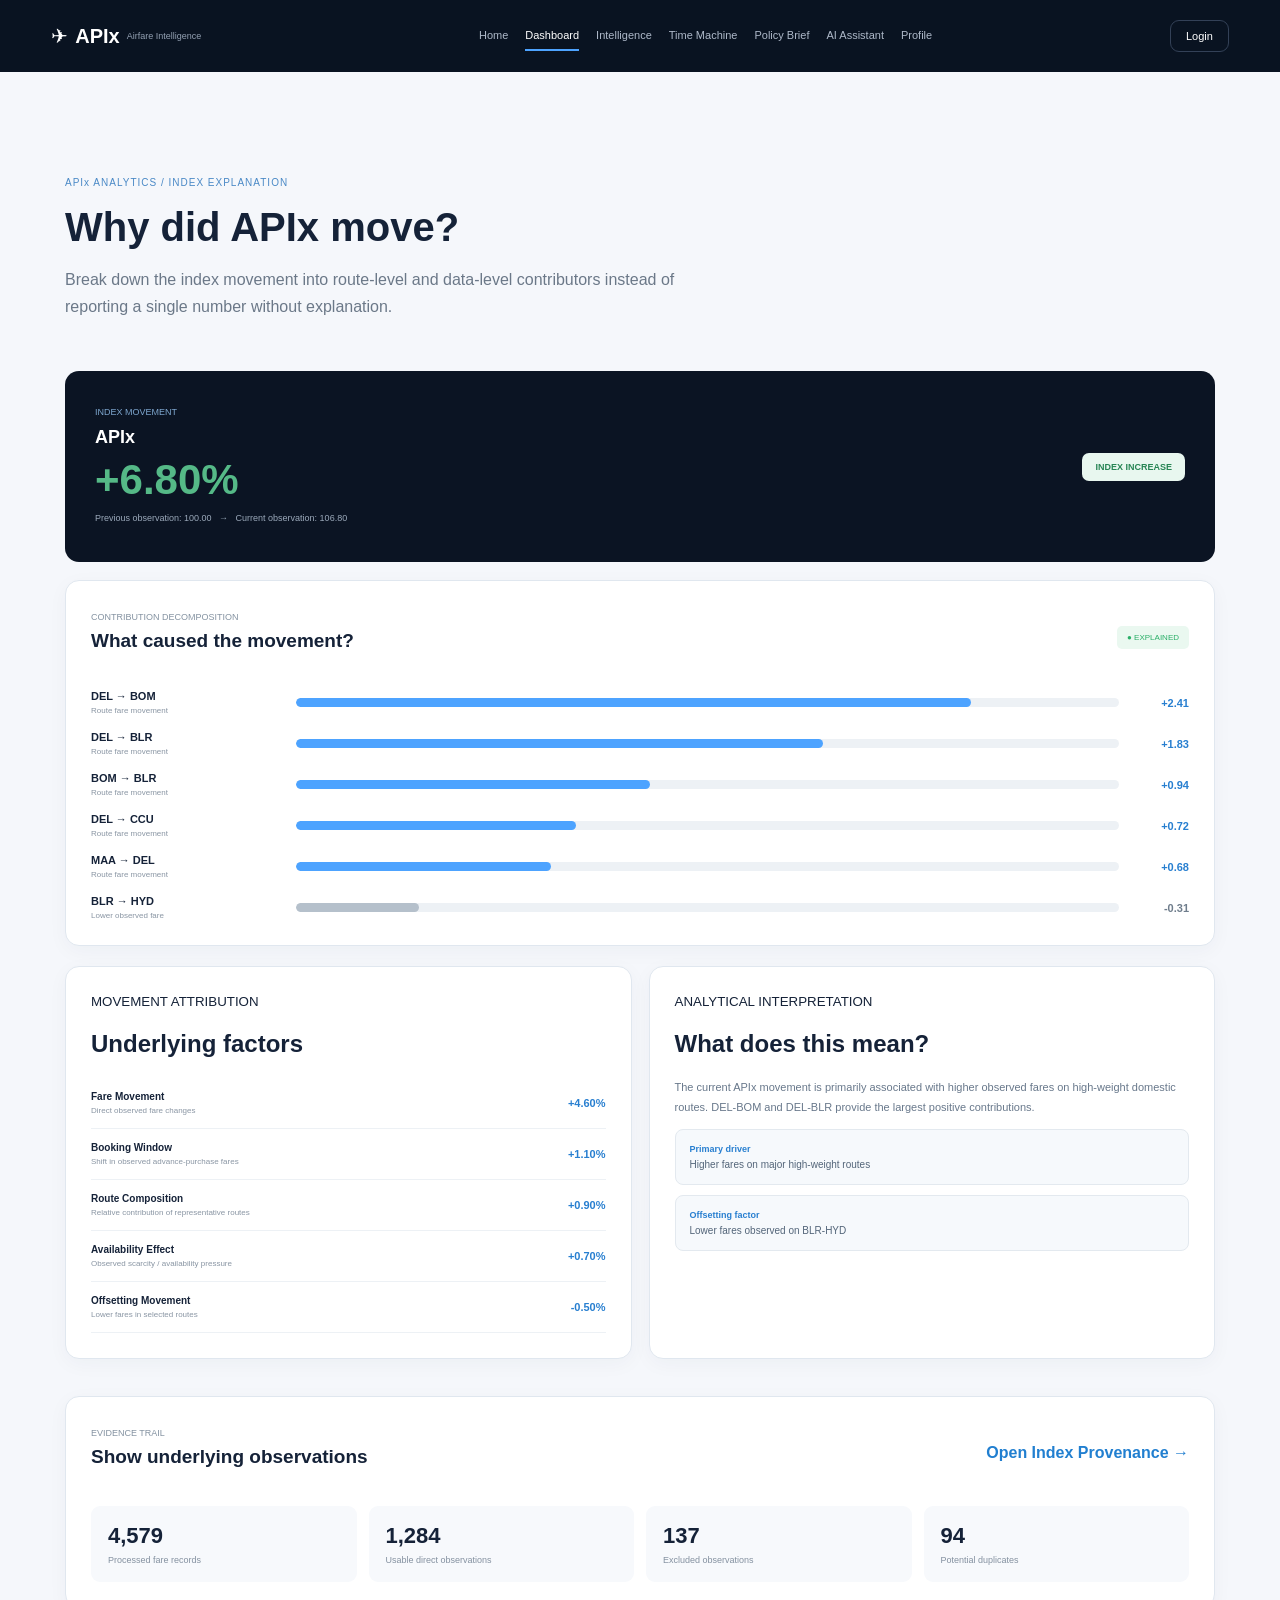
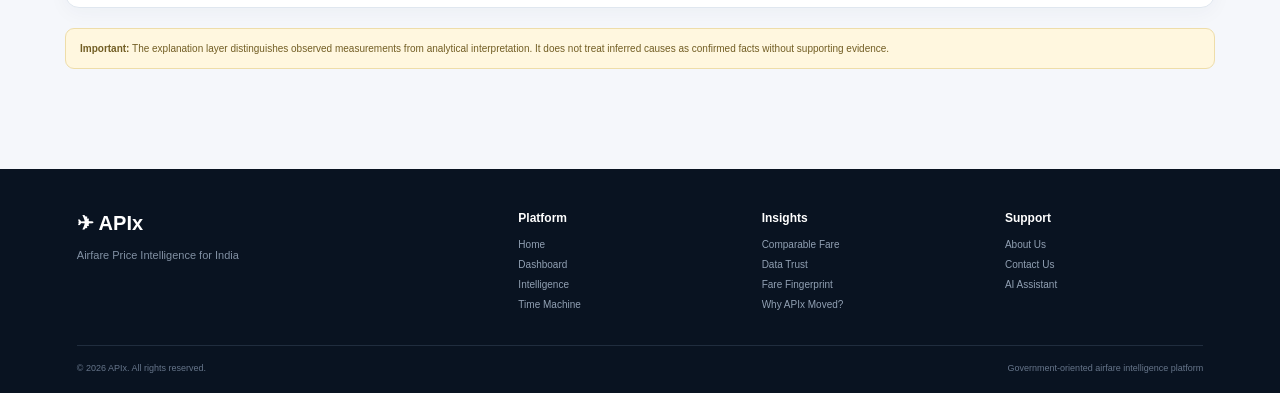
<file: explain.html>
<!doctype html>
<html>
<head>
<meta charset="utf-8">
<meta name="viewport" content="width=device-width,initial-scale=1">
<title>Why APIx Moved | APIx</title>
<link rel="stylesheet" href="style.css">
</head>

<body>

<header>

<a class="logo" href="index.html">
✈ <b>APIx</b>
<small>Airfare Intelligence</small>
</a>

<nav>
<a href="index.html">Home</a>
<a class="active" href="dashboard.html">Dashboard</a>
<a href="intelligence.html">Intelligence</a>
<a href="timemachine.html">Time Machine</a>
<a href="brief.html">Policy Brief</a>
<a href="chatbot.html">AI Assistant</a>
<a href="profile.html">Profile</a>
</nav>

<a class="login" href="login.html">Login</a>

</header>


<main class="page">

<section class="detail-hero">

<small>APIx ANALYTICS / INDEX EXPLANATION</small>

<h1>Why did APIx move?</h1>

<p>
Break down the index movement into route-level and
data-level contributors instead of reporting a single
number without explanation.
</p>

</section>


<section class="explain-header">

<div>

<small>INDEX MOVEMENT</small>

<h2>APIx</h2>

<strong>+6.80%</strong>

<p>
Previous observation: 100.00
&nbsp; → &nbsp;
Current observation: 106.80
</p>

</div>

<div class="explain-badge">
INDEX INCREASE
</div>

</section>


<section class="analytics-panel">

<div class="panel-header">

<div>
<small>CONTRIBUTION DECOMPOSITION</small>
<h2>What caused the movement?</h2>
</div>

<span class="live-tag">● EXPLAINED</span>

</div>


<div class="contribution-list">


<div class="contribution-row">

<div class="route-name">
<strong>DEL → BOM</strong>
<span>Route fare movement</span>
</div>

<div class="contribution-bar">
<i style="width:82%"></i>
</div>

<strong>+2.41</strong>

</div>


<div class="contribution-row">

<div class="route-name">
<strong>DEL → BLR</strong>
<span>Route fare movement</span>
</div>

<div class="contribution-bar">
<i style="width:64%"></i>
</div>

<strong>+1.83</strong>

</div>


<div class="contribution-row">

<div class="route-name">
<strong>BOM → BLR</strong>
<span>Route fare movement</span>
</div>

<div class="contribution-bar">
<i style="width:43%"></i>
</div>

<strong>+0.94</strong>

</div>


<div class="contribution-row">

<div class="route-name">
<strong>DEL → CCU</strong>
<span>Route fare movement</span>
</div>

<div class="contribution-bar">
<i style="width:34%"></i>
</div>

<strong>+0.72</strong>

</div>


<div class="contribution-row">

<div class="route-name">
<strong>MAA → DEL</strong>
<span>Route fare movement</span>
</div>

<div class="contribution-bar">
<i style="width:31%"></i>
</div>

<strong>+0.68</strong>

</div>


<div class="contribution-row negative">

<div class="route-name">
<strong>BLR → HYD</strong>
<span>Lower observed fare</span>
</div>

<div class="contribution-bar">
<i style="width:15%"></i>
</div>

<strong>-0.31</strong>

</div>


</div>

</section>


<section class="twocol">

<div class="analytics-panel">

<small>MOVEMENT ATTRIBUTION</small>

<h2>Underlying factors</h2>


<div class="factor">

<div>
<strong>Fare Movement</strong>
<span>Direct observed fare changes</span>
</div>

<b>+4.60%</b>

</div>


<div class="factor">

<div>
<strong>Booking Window</strong>
<span>Shift in observed advance-purchase fares</span>
</div>

<b>+1.10%</b>

</div>


<div class="factor">

<div>
<strong>Route Composition</strong>
<span>Relative contribution of representative routes</span>
</div>

<b>+0.90%</b>

</div>


<div class="factor">

<div>
<strong>Availability Effect</strong>
<span>Observed scarcity / availability pressure</span>
</div>

<b>+0.70%</b>

</div>


<div class="factor">

<div>
<strong>Offsetting Movement</strong>
<span>Lower fares in selected routes</span>
</div>

<b>-0.50%</b>

</div>

</div>


<div class="analytics-panel">

<small>ANALYTICAL INTERPRETATION</small>

<h2>What does this mean?</h2>

<p style="font-size:11px;color:#68788b;line-height:1.8">

The current APIx movement is primarily associated
with higher observed fares on high-weight domestic
routes. DEL-BOM and DEL-BLR provide the largest
positive contributions.

</p>

<div class="interpretation">

<strong>Primary driver</strong>

<span>
Higher fares on major high-weight routes
</span>

</div>

<div class="interpretation">

<strong>Offsetting factor</strong>

<span>
Lower fares observed on BLR-HYD
</span>

</div>

</div>

</section>


<section class="analytics-panel">

<div class="panel-header">

<div>
<small>EVIDENCE TRAIL</small>
<h2>Show underlying observations</h2>
</div>

<a href="provenance.html" class="link">
Open Index Provenance →
</a>

</div>


<div class="evidence-grid">

<div>
<strong>4,579</strong>
<span>Processed fare records</span>
</div>

<div>
<strong>1,284</strong>
<span>Usable direct observations</span>
</div>

<div>
<strong>137</strong>
<span>Excluded observations</span>
</div>

<div>
<strong>94</strong>
<span>Potential duplicates</span>
</div>

</div>

</section>


<div class="notice">

<strong>Important:</strong>
The explanation layer distinguishes observed measurements
from analytical interpretation. It does not treat inferred
causes as confirmed facts without supporting evidence.

</div>

</main>


<footer class="site-footer">

<div class="footer-grid">

<div>
<h3>✈ APIx</h3>
<p>Airfare Price Intelligence for India</p>
</div>

<div>
<b>Platform</b>
<a href="index.html">Home</a>
<a href="dashboard.html">Dashboard</a>
<a href="intelligence.html">Intelligence</a>
<a href="timemachine.html">Time Machine</a>
</div>

<div>
<b>Insights</b>
<a href="trip.html">Comparable Fare</a>
<a href="trust.html">Data Trust</a>
<a href="fingerprint.html">Fare Fingerprint</a>
<a href="explain.html">Why APIx Moved?</a>
</div>

<div>
<b>Support</b>
<a href="#">About Us</a>
<a href="#">Contact Us</a>
<a href="chatbot.html">AI Assistant</a>
</div>

</div>

<div class="footer-bottom">
<span>© 2026 APIx. All rights reserved.</span>
<span>Government-oriented airfare intelligence platform</span>
</div>

</footer>

</body>
</html>
</file>
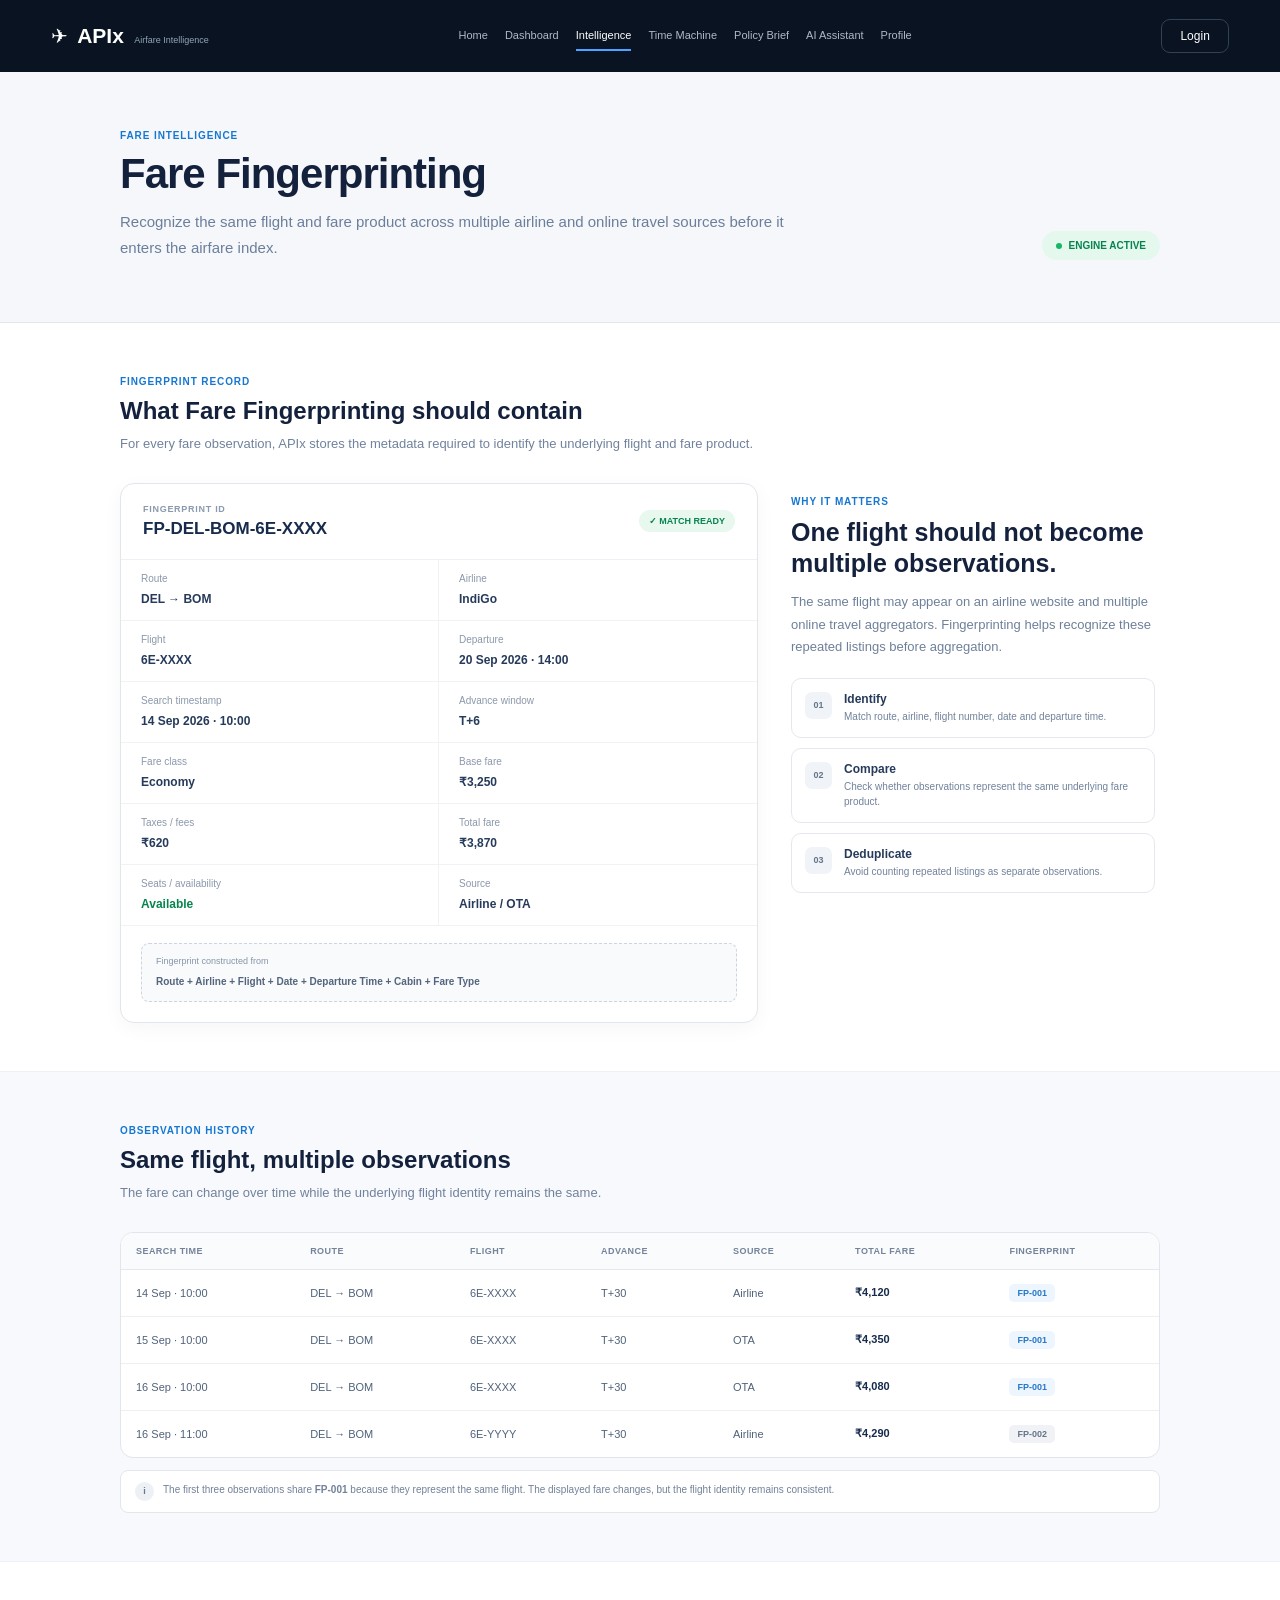
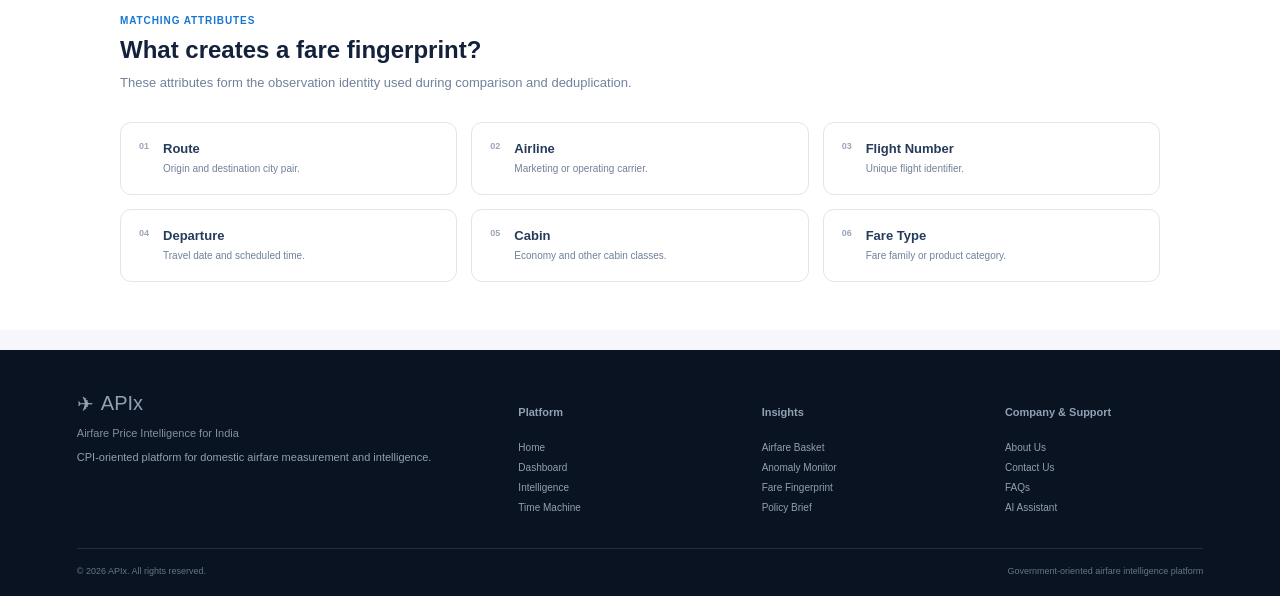
<file: fingerprint.html>
<!DOCTYPE html>
<html lang="en">

<head>
    <meta charset="UTF-8">
    <meta name="viewport" content="width=device-width, initial-scale=1.0">

    <title>Fare Fingerprinting | APIx</title>

    <link rel="stylesheet" href="style.css">
</head>

<body>

<!-- Header -->
<header class="site-header">

    <div class="fp-brand">
        <span class="fp-plane">✈</span>

        <div>
            <strong>APIx</strong>
            <small>Airfare Intelligence</small>
        </div>
    </div>

    <nav>
        <a href="index.html">Home</a>
        <a href="dashboard.html">Dashboard</a>
        <a href="intelligence.html" class="active">Intelligence</a>
        <a href="timemachine.html">Time Machine</a>
        <a href="brief.html">Policy Brief</a>
        <a href="chatbot.html">AI Assistant</a>
        <a href="profile.html">Profile</a>
    </nav>

    <a href="login.html" class="fp-login">
        Login
    </a>

</header>


<main>

    <!-- Hero -->
    <section class="fp-hero">

        <div class="fp-container">

            <div class="fp-eyebrow">
                FARE INTELLIGENCE
            </div>

            <div class="fp-hero-row">

                <div>

                    <h1>
                        Fare Fingerprinting
                    </h1>

                    <p>
                        Recognize the same flight and fare product across
                        multiple airline and online travel sources before
                        it enters the airfare index.
                    </p>

                </div>

                <div class="fp-active">
                    <span></span>
                    ENGINE ACTIVE
                </div>

            </div>

        </div>

    </section>


    <!-- Main Content -->
    <section class="fp-section">

        <div class="fp-container">

            <!-- Intro -->
            <div class="fp-section-title">

                <div>

                    <span class="fp-label">
                        FINGERPRINT RECORD
                    </span>

                    <h2>
                        What Fare Fingerprinting should contain
                    </h2>

                    <p>
                        For every fare observation, APIx stores the metadata
                        required to identify the underlying flight and fare product.
                    </p>

                </div>

            </div>


            <!-- Record + Explanation -->
            <div class="fp-record-layout">

                <!-- Record -->
                <div class="fp-record-card">

                    <div class="fp-record-header">

                        <div>

                            <span>
                                FINGERPRINT ID
                            </span>

                            <h3>
                                FP-DEL-BOM-6E-XXXX
                            </h3>

                        </div>

                        <div class="fp-match">
                            ✓ MATCH READY
                        </div>

                    </div>


                    <div class="fp-fields">

                        <div>
                            <span>Route</span>
                            <strong>DEL → BOM</strong>
                        </div>

                        <div>
                            <span>Airline</span>
                            <strong>IndiGo</strong>
                        </div>

                        <div>
                            <span>Flight</span>
                            <strong>6E-XXXX</strong>
                        </div>

                        <div>
                            <span>Departure</span>
                            <strong>20 Sep 2026 · 14:00</strong>
                        </div>

                        <div>
                            <span>Search timestamp</span>
                            <strong>14 Sep 2026 · 10:00</strong>
                        </div>

                        <div>
                            <span>Advance window</span>
                            <strong>T+6</strong>
                        </div>

                        <div>
                            <span>Fare class</span>
                            <strong>Economy</strong>
                        </div>

                        <div>
                            <span>Base fare</span>
                            <strong>₹3,250</strong>
                        </div>

                        <div>
                            <span>Taxes / fees</span>
                            <strong>₹620</strong>
                        </div>

                        <div>
                            <span>Total fare</span>
                            <strong>₹3,870</strong>
                        </div>

                        <div>
                            <span>Seats / availability</span>
                            <strong class="fp-green">
                                Available
                            </strong>
                        </div>

                        <div>
                            <span>Source</span>
                            <strong>Airline / OTA</strong>
                        </div>

                    </div>


                    <div class="fp-id">

                        <span>
                            Fingerprint constructed from
                        </span>

                        <strong>
                            Route + Airline + Flight + Date + Departure Time
                            + Cabin + Fare Type
                        </strong>

                    </div>

                </div>


                <!-- Explanation -->
                <div class="fp-explanation">

                    <span class="fp-label">
                        WHY IT MATTERS
                    </span>

                    <h2>
                        One flight should not become multiple observations.
                    </h2>

                    <p>
                        The same flight may appear on an airline website and
                        multiple online travel aggregators. Fingerprinting
                        helps recognize these repeated listings before
                        aggregation.
                    </p>


                    <div class="fp-reason">

                        <div class="fp-number">
                            01
                        </div>

                        <div>
                            <strong>Identify</strong>

                            <p>
                                Match route, airline, flight number,
                                date and departure time.
                            </p>
                        </div>

                    </div>


                    <div class="fp-reason">

                        <div class="fp-number">
                            02
                        </div>

                        <div>
                            <strong>Compare</strong>

                            <p>
                                Check whether observations represent
                                the same underlying fare product.
                            </p>
                        </div>

                    </div>


                    <div class="fp-reason">

                        <div class="fp-number">
                            03
                        </div>

                        <div>
                            <strong>Deduplicate</strong>

                            <p>
                                Avoid counting repeated listings as
                                separate observations.
                            </p>
                        </div>

                    </div>

                </div>

            </div>

        </div>

    </section>


    <!-- Observation History -->
    <section class="fp-section fp-grey">

        <div class="fp-container">

            <div class="fp-section-title fp-title-row">

                <div>

                    <span class="fp-label">
                        OBSERVATION HISTORY
                    </span>

                    <h2>
                        Same flight, multiple observations
                    </h2>

                    <p>
                        The fare can change over time while the underlying
                        flight identity remains the same.
                    </p>

                </div>

            </div>


            <div class="fp-table-card">

                <table>

                    <thead>

                        <tr>
                            <th>Search Time</th>
                            <th>Route</th>
                            <th>Flight</th>
                            <th>Advance</th>
                            <th>Source</th>
                            <th>Total Fare</th>
                            <th>Fingerprint</th>
                        </tr>

                    </thead>

                    <tbody>

                        <tr>
                            <td>14 Sep · 10:00</td>
                            <td>DEL → BOM</td>
                            <td>6E-XXXX</td>
                            <td>T+30</td>
                            <td>Airline</td>
                            <td class="fp-fare">₹4,120</td>
                            <td>
                                <span class="fp-tag">FP-001</span>
                            </td>
                        </tr>

                        <tr>
                            <td>15 Sep · 10:00</td>
                            <td>DEL → BOM</td>
                            <td>6E-XXXX</td>
                            <td>T+30</td>
                            <td>OTA</td>
                            <td class="fp-fare">₹4,350</td>
                            <td>
                                <span class="fp-tag">FP-001</span>
                            </td>
                        </tr>

                        <tr>
                            <td>16 Sep · 10:00</td>
                            <td>DEL → BOM</td>
                            <td>6E-XXXX</td>
                            <td>T+30</td>
                            <td>OTA</td>
                            <td class="fp-fare">₹4,080</td>
                            <td>
                                <span class="fp-tag">FP-001</span>
                            </td>
                        </tr>

                        <tr>
                            <td>16 Sep · 11:00</td>
                            <td>DEL → BOM</td>
                            <td>6E-YYYY</td>
                            <td>T+30</td>
                            <td>Airline</td>
                            <td class="fp-fare">₹4,290</td>
                            <td>
                                <span class="fp-tag fp-new">FP-002</span>
                            </td>
                        </tr>

                    </tbody>

                </table>

            </div>


            <div class="fp-table-note">

                <span>i</span>

                <p>
                    The first three observations share <strong>FP-001</strong>
                    because they represent the same flight. The displayed
                    fare changes, but the flight identity remains consistent.
                </p>

            </div>

        </div>

    </section>


    <!-- Attributes -->
    <section class="fp-section">

        <div class="fp-container">

            <div class="fp-section-title">

                <span class="fp-label">
                    MATCHING ATTRIBUTES
                </span>

                <h2>
                    What creates a fare fingerprint?
                </h2>

                <p>
                    These attributes form the observation identity used
                    during comparison and deduplication.
                </p>

            </div>


            <div class="fp-attribute-grid">

                <div class="fp-attribute">
                    <span>01</span>
                    <div>
                        <h3>Route</h3>
                        <p>Origin and destination city pair.</p>
                    </div>
                </div>

                <div class="fp-attribute">
                    <span>02</span>
                    <div>
                        <h3>Airline</h3>
                        <p>Marketing or operating carrier.</p>
                    </div>
                </div>

                <div class="fp-attribute">
                    <span>03</span>
                    <div>
                        <h3>Flight Number</h3>
                        <p>Unique flight identifier.</p>
                    </div>
                </div>

                <div class="fp-attribute">
                    <span>04</span>
                    <div>
                        <h3>Departure</h3>
                        <p>Travel date and scheduled time.</p>
                    </div>
                </div>

                <div class="fp-attribute">
                    <span>05</span>
                    <div>
                        <h3>Cabin</h3>
                        <p>Economy and other cabin classes.</p>
                    </div>
                </div>

                <div class="fp-attribute">
                    <span>06</span>
                    <div>
                        <h3>Fare Type</h3>
                        <p>Fare family or product category.</p>
                    </div>
                </div>

            </div>

        </div>

    </section>

</main>


<!-- Same Footer -->
<footer class="site-footer">

    <div class="footer-grid">

        <div class="footer-brand">

            <div class="logo">
                <span class="logo-mark">✈</span>
                <span>APIx</span>
            </div>

            <p>
                Airfare Price Intelligence for India
            </p>

            <span>
                CPI-oriented platform for domestic airfare measurement and intelligence.
            </span>

        </div>


        <div class="footer-column">

            <h4>Platform</h4>

            <a href="index.html">Home</a>
            <a href="dashboard.html">Dashboard</a>
            <a href="intelligence.html">Intelligence</a>
            <a href="timemachine.html">Time Machine</a>

        </div>


        <div class="footer-column">

            <h4>Insights</h4>

            <a href="basket.html">Airfare Basket</a>
            <a href="anomaly.html">Anomaly Monitor</a>
            <a href="fingerprint.html">Fare Fingerprint</a>
            <a href="brief.html">Policy Brief</a>

        </div>


        <div class="footer-column">

            <h4>Company & Support</h4>

            <a href="#">About Us</a>
            <a href="#">Contact Us</a>
            <a href="#">FAQs</a>
            <a href="chatbot.html">AI Assistant</a>

        </div>

    </div>


    <div class="footer-bottom">

        <span>
            © 2026 APIx. All rights reserved.
        </span>

        <span>
            Government-oriented airfare intelligence platform
        </span>

    </div>

</footer>

</body>
</html>
</file>
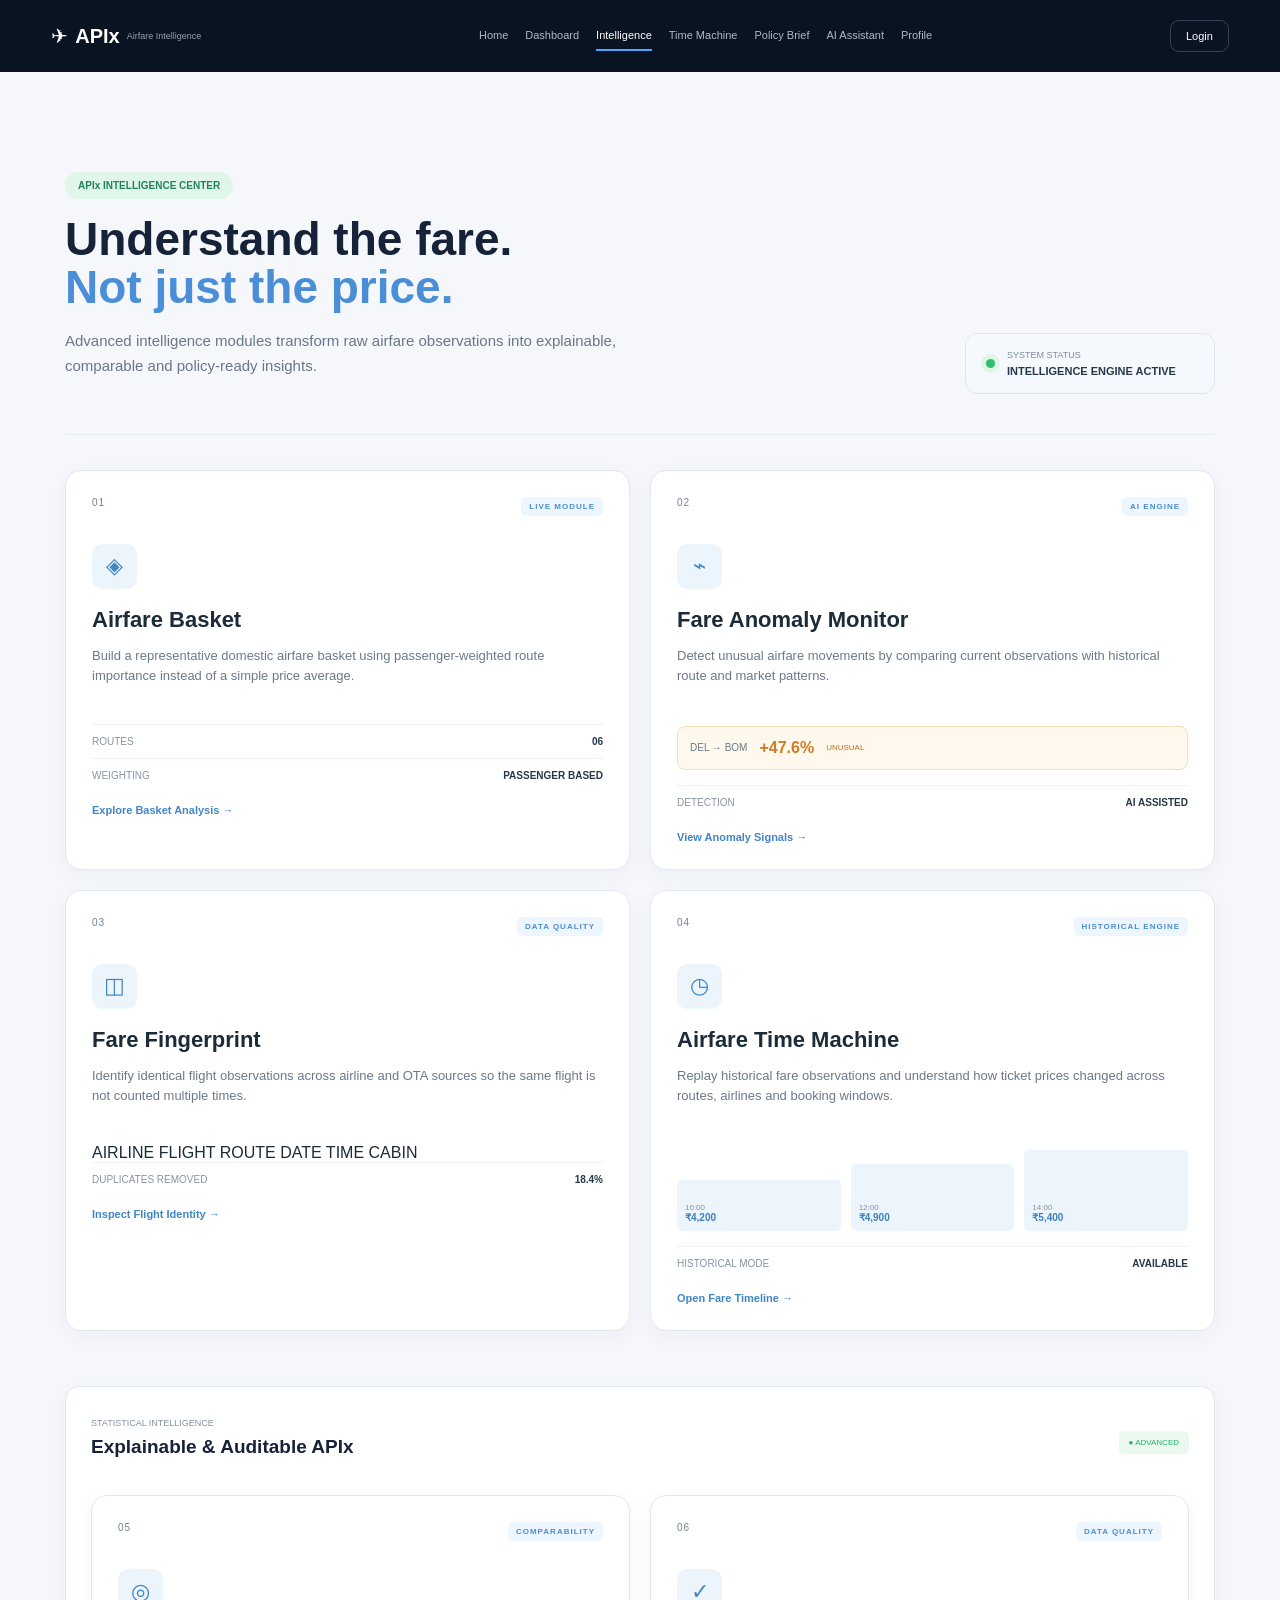
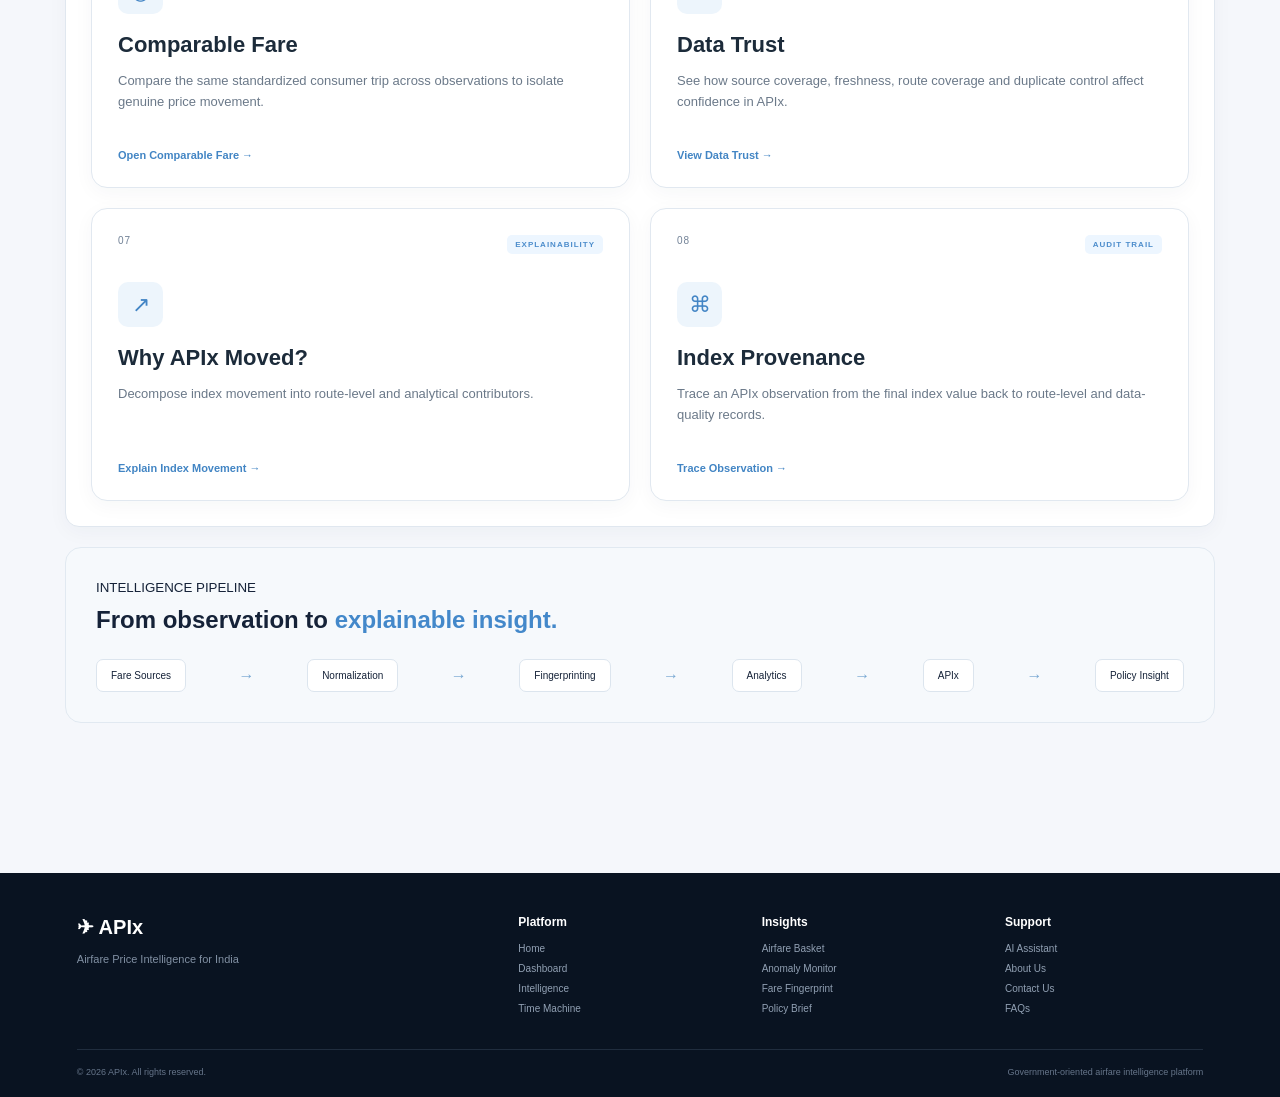
<file: intelligence.html>
<!doctype html>
<html>
<head>
<meta charset="utf-8">
<meta name="viewport" content="width=device-width,initial-scale=1">
<title>Airfare Intelligence | APIx</title>
<link rel="stylesheet" href="style.css">
</head>

<body>

<header>
    <a class="logo" href="index.html">
        ✈ <b>APIx</b>
        <small>Airfare Intelligence</small>
    </a>

    <nav>
        <a href="index.html">Home</a>
        <a href="dashboard.html">Dashboard</a>
        <a class="active" href="intelligence.html">Intelligence</a>
        <a href="timemachine.html">Time Machine</a>
        <a href="brief.html">Policy Brief</a>
        <a href="chatbot.html">AI Assistant</a>
        <a href="profile.html">Profile</a>
    </nav>

    <a class="login" href="login.html">Login</a>
</header>

<main class="page">

    <section class="intel-hero">

        <div>
            <span class="pill">APIx INTELLIGENCE CENTER</span>

            <h1>
                Understand the fare.
                <span>Not just the price.</span>
            </h1>

            <p>
                Advanced intelligence modules transform raw airfare
                observations into explainable, comparable and
                policy-ready insights.
            </p>
        </div>

        <div class="intel-status">
            <div class="status-dot"></div>
            <div>
                <small>SYSTEM STATUS</small>
                <strong>INTELLIGENCE ENGINE ACTIVE</strong>
            </div>
        </div>

    </section>


    <section class="module-grid">

        <a class="intel-module" href="basket.html">

            <div class="module-top">
                <span>01</span>
                <b>LIVE MODULE</b>
            </div>

            <div class="module-icon">◈</div>

            <h2>Airfare Basket</h2>

            <p>
                Build a representative domestic airfare basket using
                passenger-weighted route importance instead of a simple
                price average.
            </p>

            <div class="module-data">
                <span>ROUTES</span>
                <strong>06</strong>
            </div>

            <div class="module-data">
                <span>WEIGHTING</span>
                <strong>PASSENGER BASED</strong>
            </div>

            <div class="module-link">
                Explore Basket Analysis →
            </div>

        </a>


        <a class="intel-module" href="anomaly.html">

            <div class="module-top">
                <span>02</span>
                <b>AI ENGINE</b>
            </div>

            <div class="module-icon">⌁</div>

            <h2>Fare Anomaly Monitor</h2>

            <p>
                Detect unusual airfare movements by comparing current
                observations with historical route and market patterns.
            </p>

            <div class="anomaly-mini">
                <span>DEL → BOM</span>
                <strong>+47.6%</strong>
                <em>UNUSUAL</em>
            </div>

            <div class="module-data">
                <span>DETECTION</span>
                <strong>AI ASSISTED</strong>
            </div>

            <div class="module-link">
                View Anomaly Signals →
            </div>

        </a>


        <a class="intel-module" href="fingerprint.html">

            <div class="module-top">
                <span>03</span>
                <b>DATA QUALITY</b>
            </div>

            <div class="module-icon">◫</div>

            <h2>Fare Fingerprint</h2>

            <p>
                Identify identical flight observations across airline
                and OTA sources so the same flight is not counted multiple
                times.
            </p>

            <div class="fingerprint-box">
                <span>AIRLINE</span>
                <span>FLIGHT</span>
                <span>ROUTE</span>
                <span>DATE</span>
                <span>TIME</span>
                <span>CABIN</span>
            </div>

            <div class="module-data">
                <span>DUPLICATES REMOVED</span>
                <strong>18.4%</strong>
            </div>

            <div class="module-link">
                Inspect Flight Identity →
            </div>

        </a>


        <a class="intel-module" href="timemachine.html">

            <div class="module-top">
                <span>04</span>
                <b>HISTORICAL ENGINE</b>
            </div>

            <div class="module-icon">◷</div>

            <h2>Airfare Time Machine</h2>

            <p>
                Replay historical fare observations and understand how
                ticket prices changed across routes, airlines and booking
                windows.
            </p>

            <div class="time-preview">
                <div><span>10:00</span><b>₹4,200</b></div>
                <div><span>12:00</span><b>₹4,900</b></div>
                <div><span>14:00</span><b>₹5,400</b></div>
            </div>

            <div class="module-data">
                <span>HISTORICAL MODE</span>
                <strong>AVAILABLE</strong>
            </div>

            <div class="module-link">
                Open Fare Timeline →
            </div>

        </a>

    </section>
    
    <section class="analytics-panel" style="margin-top:20px">

    <div class="panel-header">

        <div>
            <small>STATISTICAL INTELLIGENCE</small>
            <h2>Explainable & Auditable APIx</h2>
        </div>

        <span class="live-tag">● ADVANCED</span>

    </div>


    <div class="module-grid" style="padding:0">

        <a class="intel-module" href="trip.html">

            <div class="module-top">
                <span>05</span>
                <b>COMPARABILITY</b>
            </div>

            <div class="module-icon">◎</div>

            <h2>Comparable Fare</h2>

            <p>
                Compare the same standardized consumer trip
                across observations to isolate genuine price movement.
            </p>

            <div class="module-link">
                Open Comparable Fare →
            </div>

        </a>


        <a class="intel-module" href="trust.html">

            <div class="module-top">
                <span>06</span>
                <b>DATA QUALITY</b>
            </div>

            <div class="module-icon">✓</div>

            <h2>Data Trust</h2>

            <p>
                See how source coverage, freshness, route coverage
                and duplicate control affect confidence in APIx.
            </p>

            <div class="module-link">
                View Data Trust →
            </div>

        </a>


        <a class="intel-module" href="explain.html">

            <div class="module-top">
                <span>07</span>
                <b>EXPLAINABILITY</b>
            </div>

            <div class="module-icon">↗</div>

            <h2>Why APIx Moved?</h2>

            <p>
                Decompose index movement into route-level and
                analytical contributors.
            </p>

            <div class="module-link">
                Explain Index Movement →
            </div>

        </a>


        <a class="intel-module" href="provenance.html">

            <div class="module-top">
                <span>08</span>
                <b>AUDIT TRAIL</b>
            </div>

            <div class="module-icon">⌘</div>

            <h2>Index Provenance</h2>

            <p>
                Trace an APIx observation from the final index
                value back to route-level and data-quality records.
            </p>

            <div class="module-link">
                Trace Observation →
            </div>

        </a>

    </div>

</section>

    <section class="intel-bottom">

        <div>
            <small>INTELLIGENCE PIPELINE</small>

            <h2>
                From observation to
                <span>explainable insight.</span>
            </h2>
        </div>

        <div class="pipeline">
            <span>Fare Sources</span>
            <b>→</b>
            <span>Normalization</span>
            <b>→</b>
            <span>Fingerprinting</span>
            <b>→</b>
            <span>Analytics</span>
            <b>→</b>
            <span>APIx</span>
            <b>→</b>
            <span>Policy Insight</span>
        </div>

    </section>

</main>


<footer class="site-footer">

    <div class="footer-grid">

        <div>
            <h3>✈ APIx</h3>
            <p>Airfare Price Intelligence for India</p>
        </div>

        <div>
            <b>Platform</b>
            <a href="index.html">Home</a>
            <a href="dashboard.html">Dashboard</a>
            <a href="intelligence.html">Intelligence</a>
            <a href="timemachine.html">Time Machine</a>
        </div>

        <div>
            <b>Insights</b>
            <a href="basket.html">Airfare Basket</a>
            <a href="anomaly.html">Anomaly Monitor</a>
            <a href="fingerprint.html">Fare Fingerprint</a>
            <a href="brief.html">Policy Brief</a>
        </div>

        <div>
            <b>Support</b>
            <a href="chatbot.html">AI Assistant</a>
            <a href="#">About Us</a>
            <a href="#">Contact Us</a>
            <a href="#">FAQs</a>
        </div>

    </div>

    <div class="footer-bottom">
        <span>© 2026 APIx. All rights reserved.</span>
        <span>Government-oriented airfare intelligence platform</span>
    </div>

</footer>

</body>
</html>
</file>
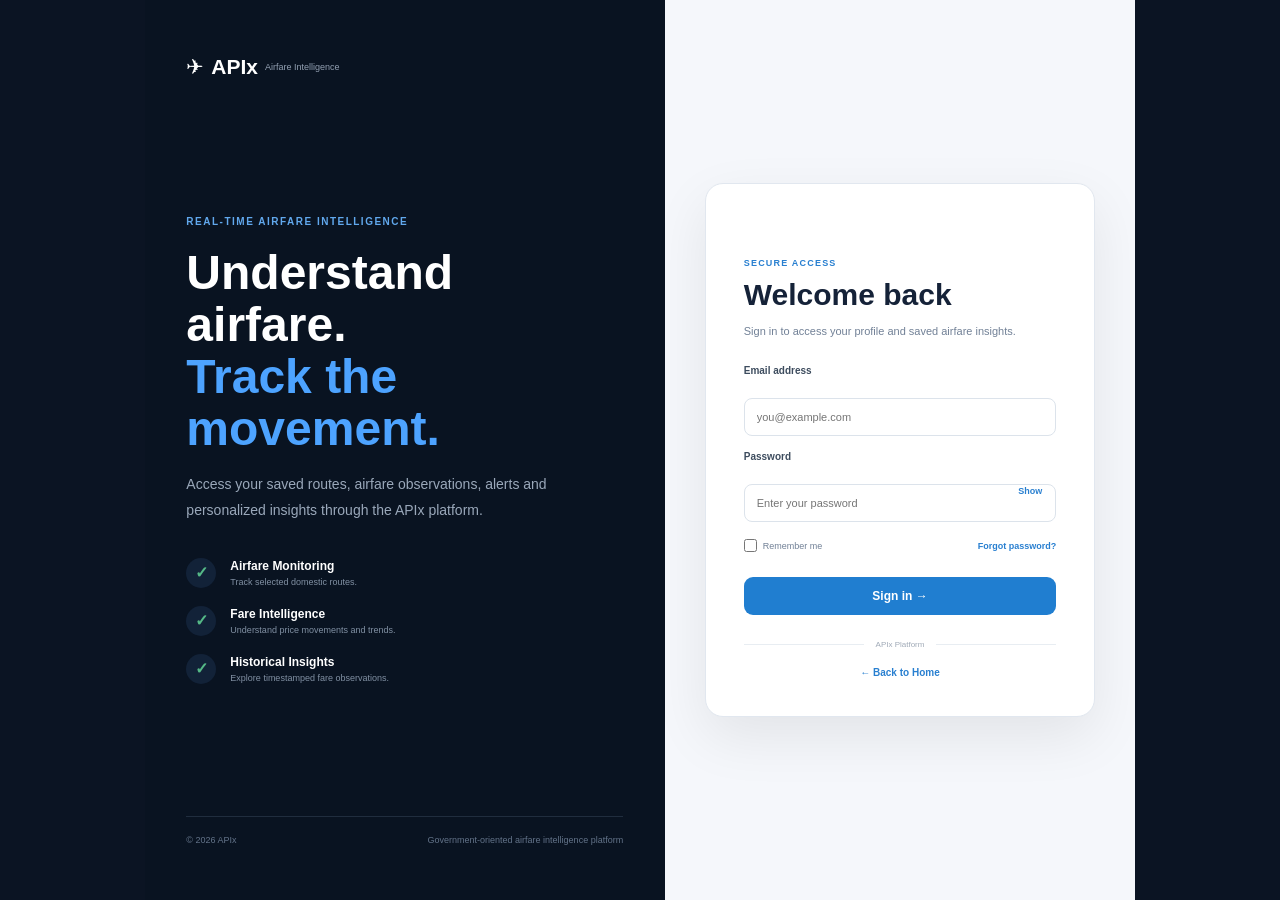
<file: login.html>
<!doctype html>
<html lang="en">

<head>
    <meta charset="utf-8">
    <meta name="viewport" content="width=device-width, initial-scale=1">
    <title>Login | APIx Airfare Intelligence</title>
    <link rel="stylesheet" href="style.css">
</head>

<body class="loginpage">

    <main class="login-wrapper">

        <!-- Left Information Panel -->
        <section class="login-info">

            <a class="login-logo" href="index.html">
                ✈ <b>APIx</b>
                <small>Airfare Intelligence</small>
            </a>

            <div class="login-info-content">

                <small>REAL-TIME AIRFARE INTELLIGENCE</small>

                <h1>
                    Understand airfare.
                    <br>
                    <span>Track the movement.</span>
                </h1>

                <p>
                    Access your saved routes, airfare observations,
                    alerts and personalized insights through the APIx platform.
                </p>


                <div class="login-features">

                    <div>
                        <span>✓</span>
                        <div>
                            <strong>Airfare Monitoring</strong>
                            <small>Track selected domestic routes.</small>
                        </div>
                    </div>

                    <div>
                        <span>✓</span>
                        <div>
                            <strong>Fare Intelligence</strong>
                            <small>Understand price movements and trends.</small>
                        </div>
                    </div>

                    <div>
                        <span>✓</span>
                        <div>
                            <strong>Historical Insights</strong>
                            <small>Explore timestamped fare observations.</small>
                        </div>
                    </div>

                </div>

            </div>


            <div class="login-info-footer">
                <span>© 2026 APIx</span>
                <span>Government-oriented airfare intelligence platform</span>
            </div>

        </section>


        <!-- Login Panel -->
        <section class="login-panel">

            <div class="login-card">

                <div class="mobile-logo">

                    <a class="login-logo" href="index.html">
                        ✈ <b>APIx</b>
                        <small>Airfare Intelligence</small>
                    </a>

                </div>


                <div class="login-heading">

                    <small>SECURE ACCESS</small>

                    <h2>Welcome back</h2>

                    <p>
                        Sign in to access your profile and saved
                        airfare insights.
                    </p>

                </div>


                <form onsubmit="loginUser(event)">

                    <label for="email">
                        Email address
                    </label>

                    <input
                        id="email"
                        type="email"
                        placeholder="you@example.com"
                        autocomplete="email"
                        required
                    >


                    <label for="password">
                        Password
                    </label>

                    <div class="password-field">

                        <input
                            id="password"
                            type="password"
                            placeholder="Enter your password"
                            autocomplete="current-password"
                            required
                        >

                        <button
                            type="button"
                            class="show-password"
                            onclick="togglePassword()"
                            aria-label="Show password"
                        >
                            Show
                        </button>

                    </div>


                    <div class="login-options">

                        <label class="remember">
                            <input type="checkbox">
                            <span>Remember me</span>
                        </label>

                        <a href="#">
                            Forgot password?
                        </a>

                    </div>


                    <button class="btn full" type="submit">
                        Sign in
                        <span>→</span>
                    </button>

                </form>

                <div class="login-divider">
                    <span>APIx Platform</span>
                </div>


                <a class="back-home" href="index.html">
                    ← Back to Home
                </a>

            </div>

        </section>

    </main>


    <script>

        function loginUser(event) {

            event.preventDefault();

            const email =
                document.getElementById("email").value.trim();

            const password =
                document.getElementById("password").value.trim();


            if (!email || !password) {
                return;
            }


            /* Demo login: redirect to the profile page */
            window.location.href = "profile.html";

        }


        function togglePassword() {

            const password =
                document.getElementById("password");

            const button =
                document.querySelector(".show-password");


            if (password.type === "password") {

                password.type = "text";
                button.textContent = "Hide";

            } else {

                password.type = "password";
                button.textContent = "Show";

            }

        }

    </script>

</body>

</html>
</file>
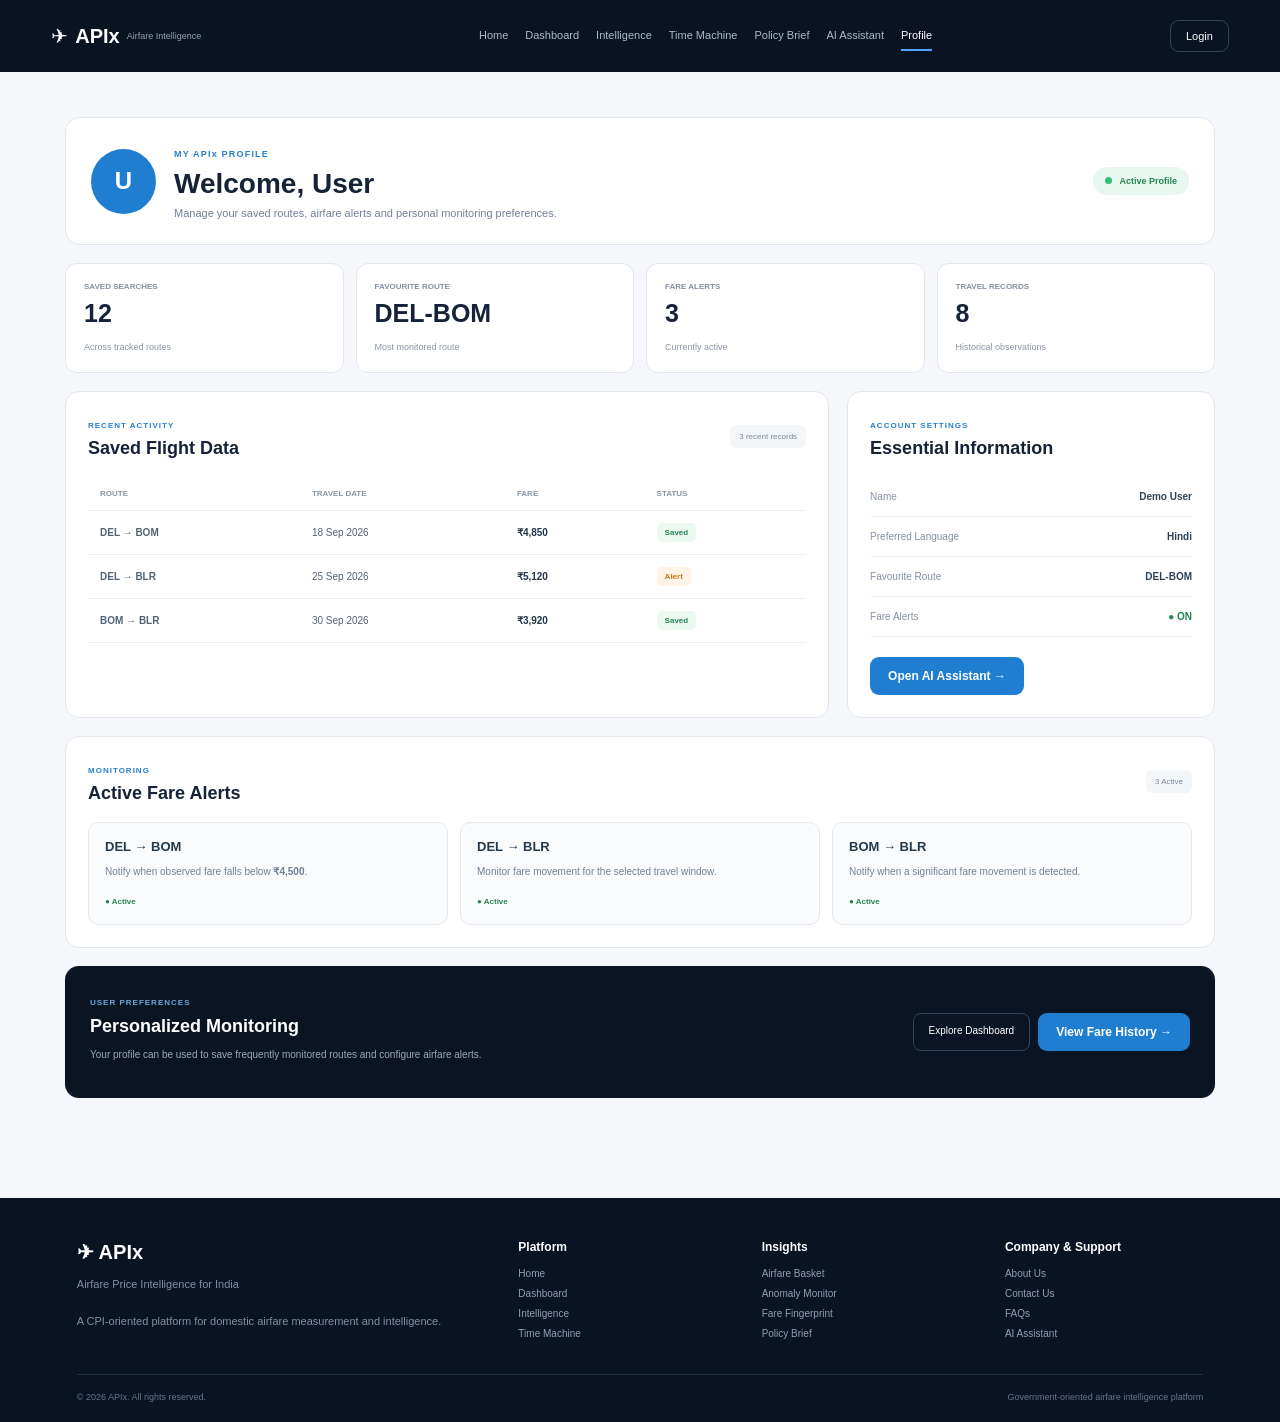
<file: profile.html>
<!doctype html>
<html lang="en">

<head>
    <meta charset="utf-8">
    <meta name="viewport" content="width=device-width, initial-scale=1">
    <title>Profile | APIx</title>
    <link rel="stylesheet" href="style.css">
</head>

<body>

<header>

    <a class="logo" href="index.html">
        ✈ <b>APIx</b>
        <small>Airfare Intelligence</small>
    </a>

    <nav>
        <a href="index.html">Home</a>
        <a href="dashboard.html">Dashboard</a>
        <a href="intelligence.html">Intelligence</a>
        <a href="timemachine.html">Time Machine</a>
        <a href="brief.html">Policy Brief</a>
        <a href="chatbot.html">AI Assistant</a>
        <a href="profile.html" class="active">Profile</a>
    </nav>

    <a class="login" href="login.html">Login</a>

</header>


<main class="page">

    <!-- Profile Header -->
    <section class="profile-header">

        <div class="profile-avatar">
            U
        </div>

        <div class="profile-intro">

            <small>MY APIx PROFILE</small>

            <h1>Welcome, User</h1>

            <p>
                Manage your saved routes, airfare alerts and
                personal monitoring preferences.
            </p>

        </div>

        <div class="profile-status">
            <span></span>
            Active Profile
        </div>

    </section>


    <!-- Profile KPIs -->
    <section class="profile-kpis">

        <div class="profile-kpi">
            <small>SAVED SEARCHES</small>
            <strong>12</strong>
            <span>Across tracked routes</span>
        </div>

        <div class="profile-kpi">
            <small>FAVOURITE ROUTE</small>
            <strong>DEL-BOM</strong>
            <span>Most monitored route</span>
        </div>

        <div class="profile-kpi">
            <small>FARE ALERTS</small>
            <strong>3</strong>
            <span>Currently active</span>
        </div>

        <div class="profile-kpi">
            <small>TRAVEL RECORDS</small>
            <strong>8</strong>
            <span>Historical observations</span>
        </div>

    </section>


    <!-- Main Profile Content -->
    <section class="profile-grid">

        <!-- Recent Data -->
        <div class="profile-panel">

            <div class="panel-heading">

                <div>
                    <small>RECENT ACTIVITY</small>
                    <h2>Saved Flight Data</h2>
                </div>

                <span class="panel-label">
                    3 recent records
                </span>

            </div>


            <div class="table-wrapper">

                <table class="profile-table">

                    <thead>
                        <tr>
                            <th>Route</th>
                            <th>Travel Date</th>
                            <th>Fare</th>
                            <th>Status</th>
                        </tr>
                    </thead>

                    <tbody>

                        <tr>
                            <td>
                                <strong>DEL → BOM</strong>
                            </td>

                            <td>18 Sep 2026</td>

                            <td class="fare">
                                ₹4,850
                            </td>

                            <td>
                                <span class="table-status saved">
                                    Saved
                                </span>
                            </td>
                        </tr>


                        <tr>
                            <td>
                                <strong>DEL → BLR</strong>
                            </td>

                            <td>25 Sep 2026</td>

                            <td class="fare">
                                ₹5,120
                            </td>

                            <td>
                                <span class="table-status alert">
                                    Alert
                                </span>
                            </td>
                        </tr>


                        <tr>
                            <td>
                                <strong>BOM → BLR</strong>
                            </td>

                            <td>30 Sep 2026</td>

                            <td class="fare">
                                ₹3,920
                            </td>

                            <td>
                                <span class="table-status saved">
                                    Saved
                                </span>
                            </td>
                        </tr>

                    </tbody>

                </table>

            </div>

        </div>


        <!-- Essential Information -->
        <div class="profile-panel">

            <div class="panel-heading">

                <div>
                    <small>ACCOUNT SETTINGS</small>
                    <h2>Essential Information</h2>
                </div>

            </div>


            <div class="info-list">

                <div class="info-row">
                    <span>Name</span>
                    <strong>Demo User</strong>
                </div>

                <div class="info-row">
                    <span>Preferred Language</span>
                    <strong>Hindi</strong>
                </div>

                <div class="info-row">
                    <span>Favourite Route</span>
                    <strong>DEL-BOM</strong>
                </div>

                <div class="info-row">
                    <span>Fare Alerts</span>
                    <strong class="enabled">
                        ● ON
                    </strong>
                </div>

            </div>


            <a class="btn profile-help" href="chatbot.html">
                Open AI Assistant →
            </a>

        </div>

    </section>


    <!-- Alerts -->
    <section class="profile-alerts">

        <div class="panel-heading">

            <div>
                <small>MONITORING</small>
                <h2>Active Fare Alerts</h2>
            </div>

            <span class="panel-label">
                3 Active
            </span>

        </div>


        <div class="alert-grid">

            <div class="alert-card">

                <div class="alert-route">
                    DEL → BOM
                </div>

                <p>
                    Notify when observed fare falls below
                    <strong>₹4,500</strong>.
                </p>

                <span class="alert-active">
                    ● Active
                </span>

            </div>


            <div class="alert-card">

                <div class="alert-route">
                    DEL → BLR
                </div>

                <p>
                    Monitor fare movement for the selected
                    travel window.
                </p>

                <span class="alert-active">
                    ● Active
                </span>

            </div>


            <div class="alert-card">

                <div class="alert-route">
                    BOM → BLR
                </div>

                <p>
                    Notify when a significant fare movement
                    is detected.
                </p>

                <span class="alert-active">
                    ● Active
                </span>

            </div>

        </div>

    </section>


    <!-- Preference Section -->
    <section class="profile-preferences">

        <div>

            <small>USER PREFERENCES</small>

            <h2>Personalized Monitoring</h2>

            <p>
                Your profile can be used to save frequently
                monitored routes and configure airfare alerts.
            </p>

        </div>


        <div class="preference-actions">

            <a href="dashboard.html" class="secondary-btn">
                Explore Dashboard
            </a>

            <a href="timemachine.html" class="btn">
                View Fare History →
            </a>

        </div>

    </section>

</main>


<footer class="site-footer">

    <div class="footer-grid">


        <div>

            <h3>✈ APIx</h3>

            <p>
                Airfare Price Intelligence for India
            </p>

            <p style="margin-top:10px">
                A CPI-oriented platform for domestic
                airfare measurement and intelligence.
            </p>

        </div>


        <div>

            <b>Platform</b>

            <a href="index.html">Home</a>

            <a href="dashboard.html">Dashboard</a>

            <a href="intelligence.html">Intelligence</a>

            <a href="timemachine.html">Time Machine</a>

        </div>


        <div>

            <b>Insights</b>

            <a href="basket.html">Airfare Basket</a>

            <a href="anomaly.html">Anomaly Monitor</a>

            <a href="fingerprint.html">Fare Fingerprint</a>

            <a href="brief.html">Policy Brief</a>

        </div>


        <div>

            <b>Company & Support</b>

            <a href="#">About Us</a>

            <a href="#">Contact Us</a>

            <a href="#">FAQs</a>

            <a href="chatbot.html">AI Assistant</a>

        </div>

    </div>


    <div class="footer-bottom">

        <span>
            © 2026 APIx. All rights reserved.
        </span>

        <span>
            Government-oriented airfare intelligence platform
        </span>

    </div>

</footer>

</body>
</html>
</file>
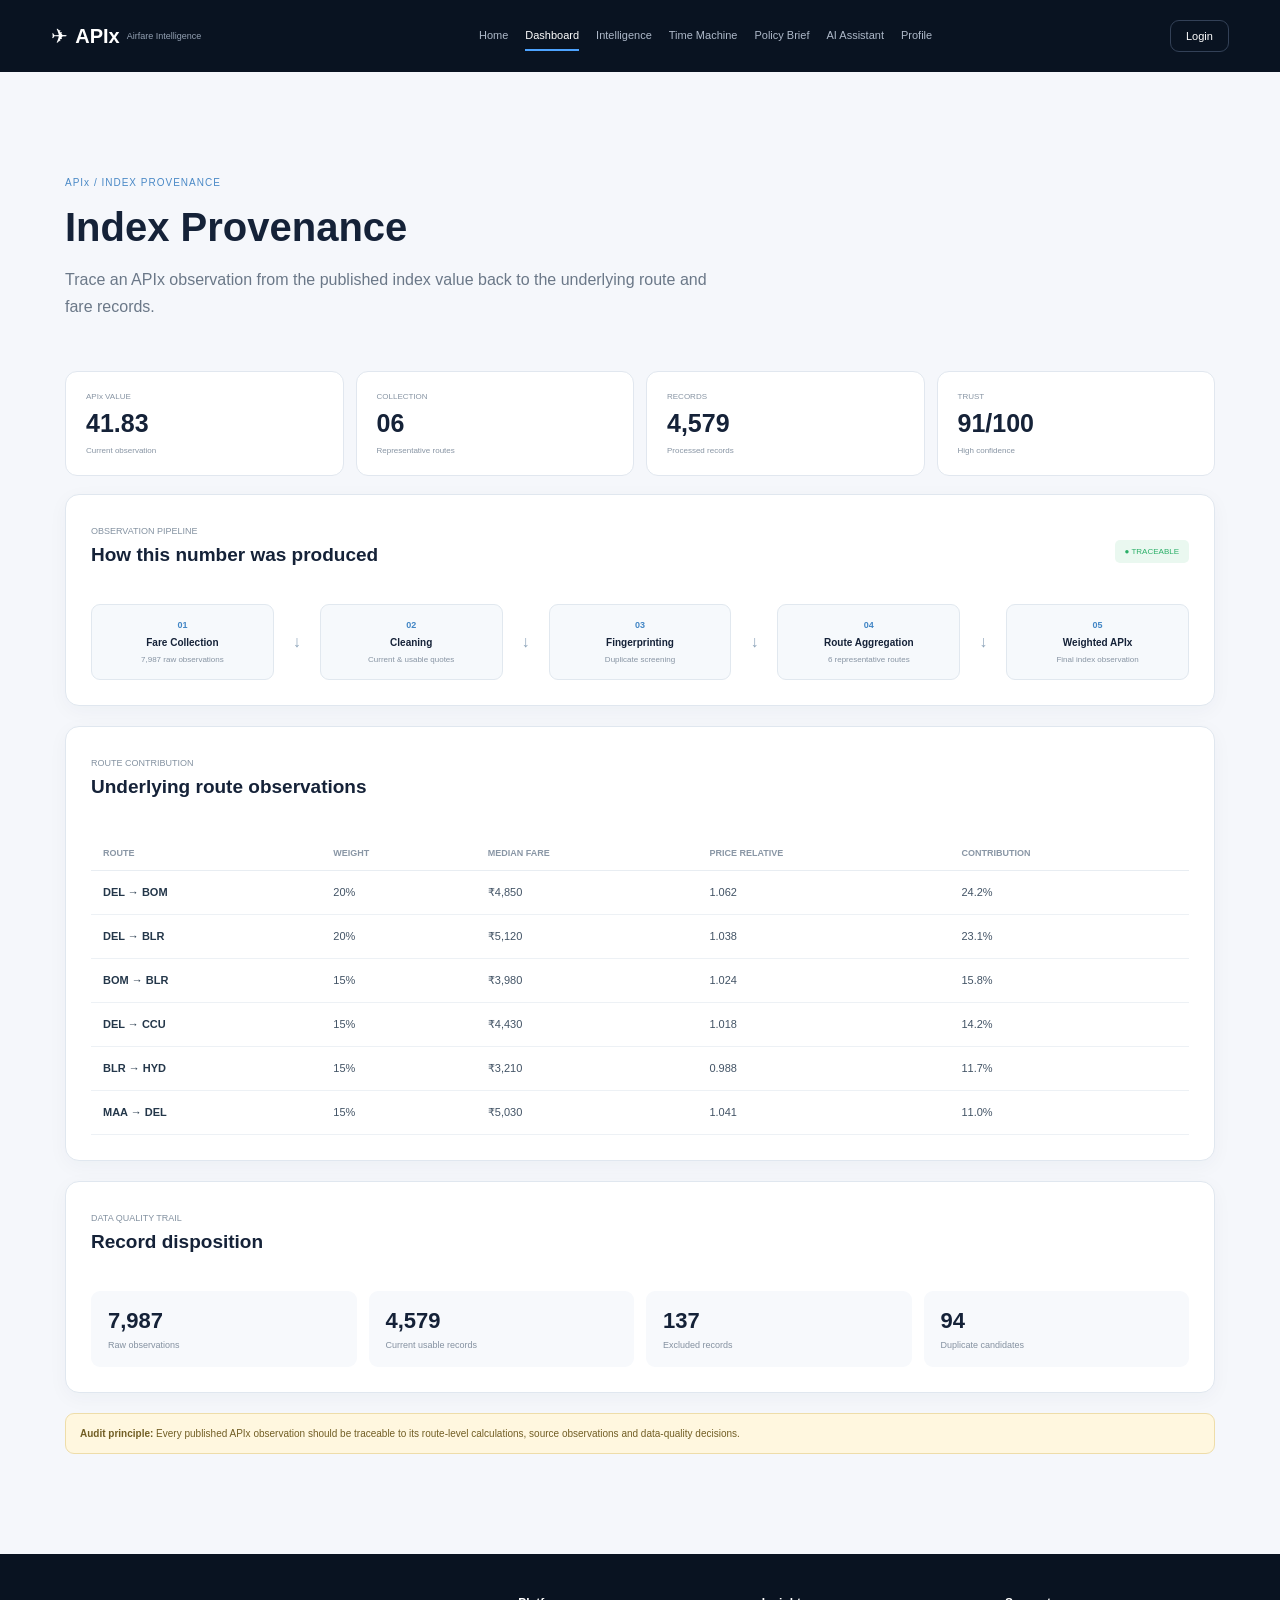
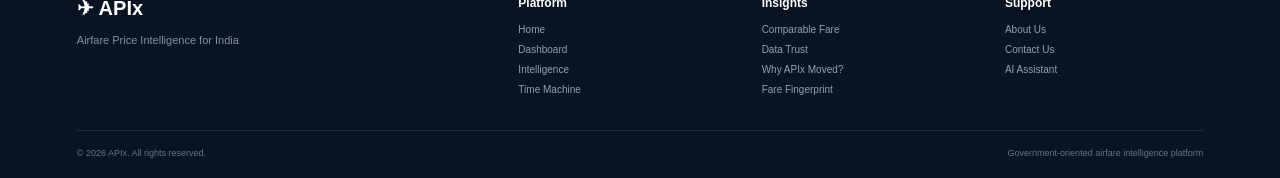
<file: provenance.html>
<!doctype html>
<html>
<head>
<meta charset="utf-8">
<meta name="viewport" content="width=device-width,initial-scale=1">
<title>Index Provenance | APIx</title>
<link rel="stylesheet" href="style.css">
</head>

<body>

<header>

<a class="logo" href="index.html">
✈ <b>APIx</b>
<small>Airfare Intelligence</small>
</a>

<nav>
<a href="index.html">Home</a>
<a class="active" href="dashboard.html">Dashboard</a>
<a href="intelligence.html">Intelligence</a>
<a href="timemachine.html">Time Machine</a>
<a href="brief.html">Policy Brief</a>
<a href="chatbot.html">AI Assistant</a>
<a href="profile.html">Profile</a>
</nav>

<a class="login" href="login.html">Login</a>

</header>


<main class="page">

<section class="detail-hero">

<small>APIx / INDEX PROVENANCE</small>

<h1>Index Provenance</h1>

<p>
Trace an APIx observation from the published index value
back to the underlying route and fare records.
</p>

</section>


<section class="provenance-summary">

<div>
<small>APIx VALUE</small>
<strong>41.83</strong>
<span>Current observation</span>
</div>

<div>
<small>COLLECTION</small>
<strong>06</strong>
<span>Representative routes</span>
</div>

<div>
<small>RECORDS</small>
<strong>4,579</strong>
<span>Processed records</span>
</div>

<div>
<small>TRUST</small>
<strong>91/100</strong>
<span>High confidence</span>
</div>

</section>


<section class="analytics-panel">

<div class="panel-header">

<div>
<small>OBSERVATION PIPELINE</small>
<h2>How this number was produced</h2>
</div>

<span class="live-tag">● TRACEABLE</span>

</div>


<div class="provenance-flow">

<div>
<span>01</span>
<strong>Fare Collection</strong>
<small>7,987 raw observations</small>
</div>

<b>↓</b>

<div>
<span>02</span>
<strong>Cleaning</strong>
<small>Current & usable quotes</small>
</div>

<b>↓</b>

<div>
<span>03</span>
<strong>Fingerprinting</strong>
<small>Duplicate screening</small>
</div>

<b>↓</b>

<div>
<span>04</span>
<strong>Route Aggregation</strong>
<small>6 representative routes</small>
</div>

<b>↓</b>

<div>
<span>05</span>
<strong>Weighted APIx</strong>
<small>Final index observation</small>
</div>

</div>

</section>


<section class="analytics-panel">

<div class="panel-header">

<div>
<small>ROUTE CONTRIBUTION</small>
<h2>Underlying route observations</h2>
</div>

</div>


<table class="data-table">

<tr>
<th>ROUTE</th>
<th>WEIGHT</th>
<th>MEDIAN FARE</th>
<th>PRICE RELATIVE</th>
<th>CONTRIBUTION</th>
</tr>

<tr>
<td>DEL → BOM</td>
<td>20%</td>
<td>₹4,850</td>
<td>1.062</td>
<td>24.2%</td>
</tr>

<tr>
<td>DEL → BLR</td>
<td>20%</td>
<td>₹5,120</td>
<td>1.038</td>
<td>23.1%</td>
</tr>

<tr>
<td>BOM → BLR</td>
<td>15%</td>
<td>₹3,980</td>
<td>1.024</td>
<td>15.8%</td>
</tr>

<tr>
<td>DEL → CCU</td>
<td>15%</td>
<td>₹4,430</td>
<td>1.018</td>
<td>14.2%</td>
</tr>

<tr>
<td>BLR → HYD</td>
<td>15%</td>
<td>₹3,210</td>
<td>0.988</td>
<td>11.7%</td>
</tr>

<tr>
<td>MAA → DEL</td>
<td>15%</td>
<td>₹5,030</td>
<td>1.041</td>
<td>11.0%</td>
</tr>

</table>

</section>


<section class="analytics-panel">

<div class="panel-header">

<div>
<small>DATA QUALITY TRAIL</small>
<h2>Record disposition</h2>
</div>

</div>


<div class="evidence-grid">

<div>
<strong>7,987</strong>
<span>Raw observations</span>
</div>

<div>
<strong>4,579</strong>
<span>Current usable records</span>
</div>

<div>
<strong>137</strong>
<span>Excluded records</span>
</div>

<div>
<strong>94</strong>
<span>Duplicate candidates</span>
</div>

</div>

</section>


<div class="notice">

<strong>Audit principle:</strong>
Every published APIx observation should be traceable to
its route-level calculations, source observations and
data-quality decisions.

</div>

</main>


<footer class="site-footer">

<div class="footer-grid">

<div>
<h3>✈ APIx</h3>
<p>Airfare Price Intelligence for India</p>
</div>

<div>
<b>Platform</b>
<a href="index.html">Home</a>
<a href="dashboard.html">Dashboard</a>
<a href="intelligence.html">Intelligence</a>
<a href="timemachine.html">Time Machine</a>
</div>

<div>
<b>Insights</b>
<a href="trip.html">Comparable Fare</a>
<a href="trust.html">Data Trust</a>
<a href="explain.html">Why APIx Moved?</a>
<a href="fingerprint.html">Fare Fingerprint</a>
</div>

<div>
<b>Support</b>
<a href="#">About Us</a>
<a href="#">Contact Us</a>
<a href="chatbot.html">AI Assistant</a>
</div>

</div>

<div class="footer-bottom">
<span>© 2026 APIx. All rights reserved.</span>
<span>Government-oriented airfare intelligence platform</span>
</div>

</footer>

</body>
</html>
</file>
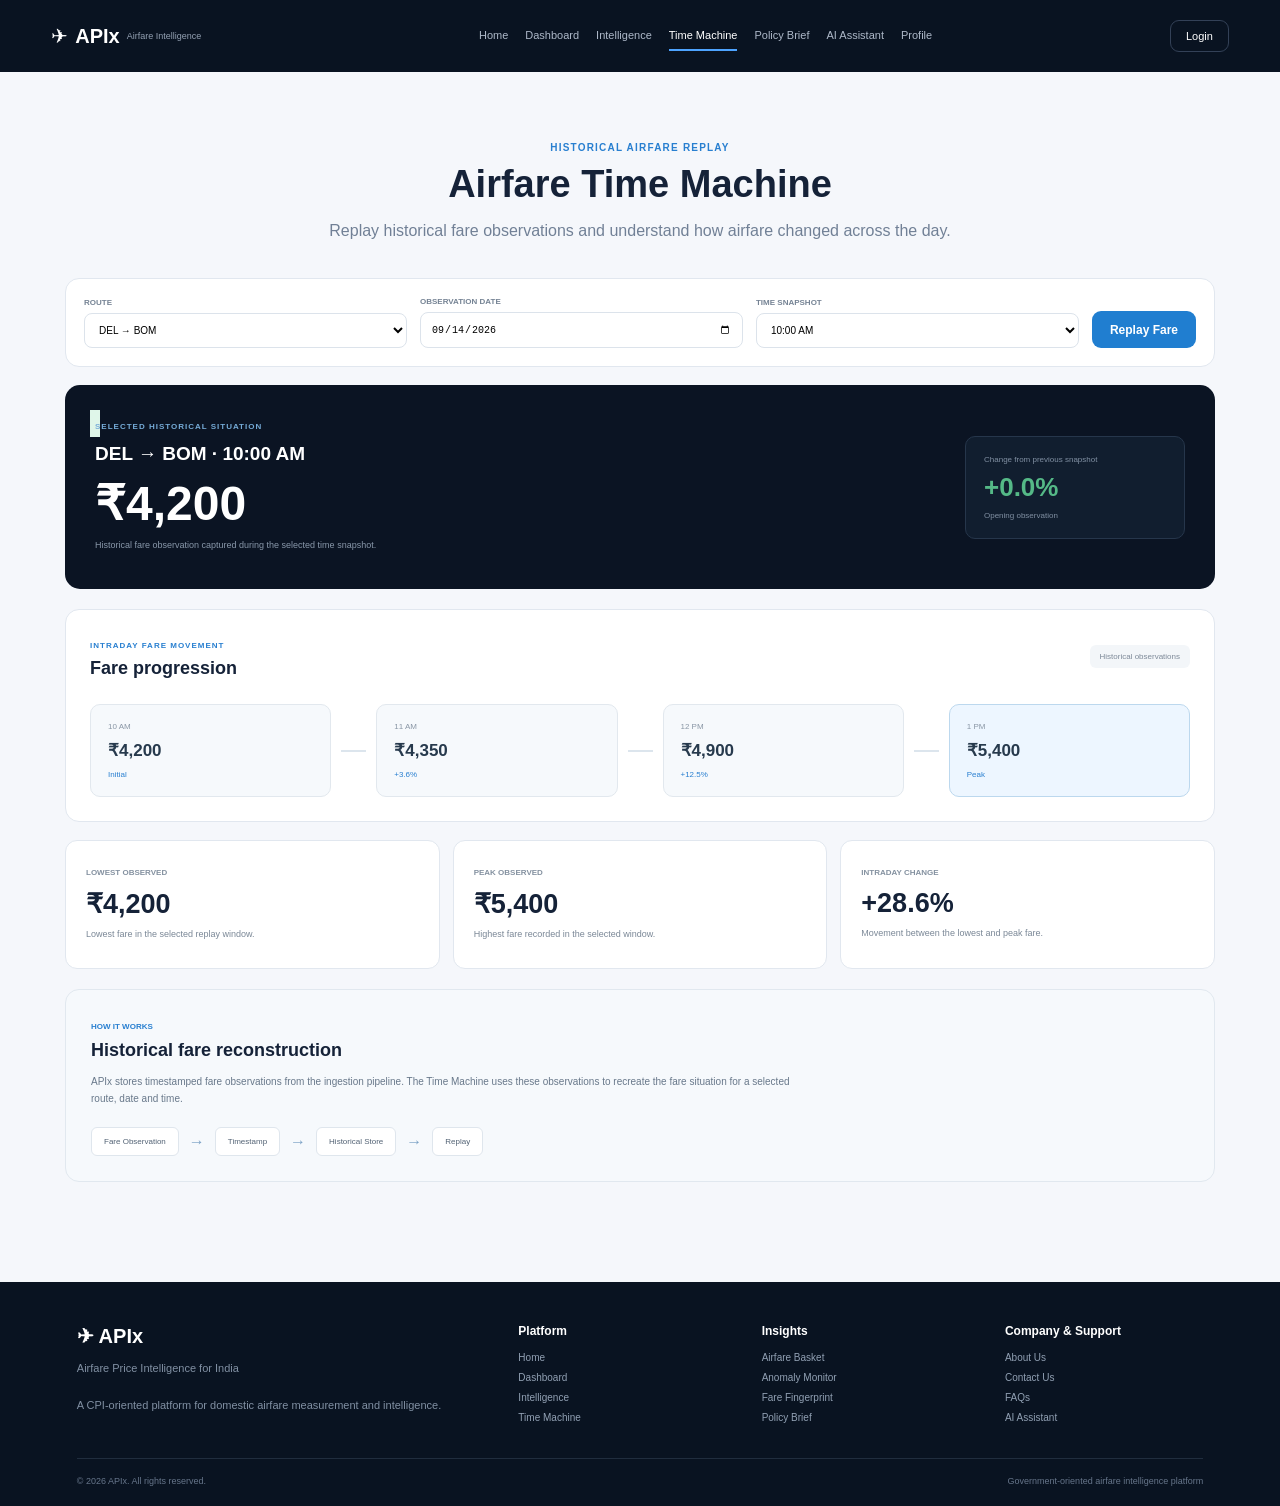
<file: timemachine.html>
<!doctype html>
<html lang="en">
<head>
    <meta charset="utf-8">
    <meta name="viewport" content="width=device-width, initial-scale=1">
    <title>Airfare Time Machine | APIx</title>
    <link rel="stylesheet" href="style.css">
</head>

<body>

<header>
    <a class="logo" href="index.html">
        ✈ <b>APIx</b>
        <small>Airfare Intelligence</small>
    </a>

    <nav>
        <a href="index.html">Home</a>
        <a href="dashboard.html">Dashboard</a>
        <a href="intelligence.html">Intelligence</a>
        <a href="timemachine.html" class="active">Time Machine</a>
        <a href="brief.html">Policy Brief</a>
        <a href="chatbot.html">AI Assistant</a>
        <a href="profile.html">Profile</a>
    </nav>

    <a class="login" href="login.html">Login</a>
</header>


<main class="page">

    <!-- Hero -->
    <section class="centerhead">
        <small>HISTORICAL AIRFARE REPLAY</small>
        <h1>Airfare Time Machine</h1>
        <p>
            Replay historical fare observations and understand how airfare
            changed across the day.
        </p>
    </section>


    <!-- Filters -->
    <section class="tm-controls">

        <div class="tm-field">
            <label for="route">Route</label>

            <select id="route">
                <option value="DEL-BOM">DEL → BOM</option>
                <option value="DEL-BLR">DEL → BLR</option>
                <option value="BOM-BLR">BOM → BLR</option>
                <option value="DEL-CCU">DEL → CCU</option>
                <option value="BLR-HYD">BLR → HYD</option>
                <option value="MAA-DEL">MAA → DEL</option>
            </select>
        </div>


        <div class="tm-field">
            <label for="date">Observation Date</label>
            <input type="date" id="date" value="2026-09-14">
        </div>


        <div class="tm-field">
            <label for="time">Time Snapshot</label>

            <select id="time">
                <option value="10:00 AM">10:00 AM</option>
                <option value="11:00 AM">11:00 AM</option>
                <option value="12:00 PM">12:00 PM</option>
                <option value="01:00 PM">01:00 PM</option>
                <option value="02:00 PM">02:00 PM</option>
                <option value="03:00 PM">03:00 PM</option>
            </select>
        </div>


        <button class="btn" onclick="replayFare()">
            Replay Fare
        </button>

    </section>


    <!-- Selected Snapshot -->
    <section class="tm-snapshot">

        <div class="snapshot-info">

            <span class="status-dot"></span>
            <small>SELECTED HISTORICAL SITUATION</small>

            <h2 id="snapshotTitle">
                DEL → BOM · 10:00 AM
            </h2>

            <div class="snapshot-price" id="snapshotPrice">
                ₹4,200
            </div>

            <p>
                Historical fare observation captured during the selected
                time snapshot.
            </p>

        </div>


        <div class="snapshot-change">

            <span>Change from previous snapshot</span>

            <strong id="changeValue">
                +3.6%
            </strong>

            <small id="changeText">
                Fare increased from ₹4,050
            </small>

        </div>

    </section>


    <!-- Intraday Timeline -->
    <section class="tm-section">

        <div class="section-heading">
            <div>
                <small>INTRADAY FARE MOVEMENT</small>
                <h2>Fare progression</h2>
            </div>

            <span class="data-badge">
                Historical observations
            </span>
        </div>


        <div class="fare-timeline">

            <div class="fare-point">
                <span>10 AM</span>
                <strong id="fare10">₹4,200</strong>
                <small>Initial</small>
            </div>

            <div class="timeline-line"></div>

            <div class="fare-point">
                <span>11 AM</span>
                <strong id="fare11">₹4,350</strong>
                <small>+3.6%</small>
            </div>

            <div class="timeline-line"></div>

            <div class="fare-point">
                <span>12 PM</span>
                <strong id="fare12">₹4,900</strong>
                <small>+12.5%</small>
            </div>

            <div class="timeline-line"></div>

            <div class="fare-point highlight">
                <span>1 PM</span>
                <strong id="fare1">₹5,400</strong>
                <small>Peak</small>
            </div>

        </div>

    </section>


    <!-- Insight Cards -->
    <section class="tm-grid">

        <div class="tm-card">
            <small>LOWEST OBSERVED</small>
            <h3 id="lowestFare">₹4,200</h3>
            <p>Lowest fare in the selected replay window.</p>
        </div>


        <div class="tm-card">
            <small>PEAK OBSERVED</small>
            <h3 id="peakFare">₹5,400</h3>
            <p>Highest fare recorded in the selected window.</p>
        </div>


        <div class="tm-card">
            <small>INTRADAY CHANGE</small>
            <h3 id="intradayChange">+28.6%</h3>
            <p>Movement between the lowest and peak fare.</p>
        </div>

    </section>


    <!-- Methodology -->
    <section class="tm-method">

        <div>
            <small>HOW IT WORKS</small>
            <h2>Historical fare reconstruction</h2>
        </div>

        <p>
            APIx stores timestamped fare observations from the ingestion
            pipeline. The Time Machine uses these observations to recreate
            the fare situation for a selected route, date and time.
        </p>

        <div class="method-flow">
            <span>Fare Observation</span>
            <b>→</b>
            <span>Timestamp</span>
            <b>→</b>
            <span>Historical Store</span>
            <b>→</b>
            <span>Replay</span>
        </div>

    </section>

</main>


<footer class="site-footer">

    <div class="footer-grid">


        <div>

            <h3>✈ APIx</h3>

            <p>
                Airfare Price Intelligence for India
            </p>

            <p style="margin-top:10px">
                A CPI-oriented platform for domestic
                airfare measurement and intelligence.
            </p>

        </div>


        <div>

            <b>Platform</b>

            <a href="index.html">Home</a>

            <a href="dashboard.html">Dashboard</a>

            <a href="intelligence.html">Intelligence</a>

            <a href="timemachine.html">Time Machine</a>

        </div>


        <div>

            <b>Insights</b>

            <a href="basket.html">Airfare Basket</a>

            <a href="anomaly.html">Anomaly Monitor</a>

            <a href="fingerprint.html">Fare Fingerprint</a>

            <a href="brief.html">Policy Brief</a>

        </div>


        <div>

            <b>Company & Support</b>

            <a href="#">About Us</a>

            <a href="#">Contact Us</a>

            <a href="#">FAQs</a>

            <a href="chatbot.html">AI Assistant</a>

        </div>

    </div>


    <div class="footer-bottom">

        <span>
            © 2026 APIx. All rights reserved.
        </span>

        <span>
            Government-oriented airfare intelligence platform
        </span>

    </div>

</footer>


<script>

const fareData = {

    "DEL-BOM": {
        "10:00 AM": 4200,
        "11:00 AM": 4350,
        "12:00 PM": 4900,
        "01:00 PM": 5400,
        "02:00 PM": 5250,
        "03:00 PM": 5100
    },

    "DEL-BLR": {
        "10:00 AM": 3800,
        "11:00 AM": 3950,
        "12:00 PM": 4200,
        "01:00 PM": 4550,
        "02:00 PM": 4400,
        "03:00 PM": 4300
    },

    "BOM-BLR": {
        "10:00 AM": 3100,
        "11:00 AM": 3250,
        "12:00 PM": 3500,
        "01:00 PM": 3900,
        "02:00 PM": 3750,
        "03:00 PM": 3600
    },

    "DEL-CCU": {
        "10:00 AM": 3600,
        "11:00 AM": 3750,
        "12:00 PM": 4100,
        "01:00 PM": 4450,
        "02:00 PM": 4300,
        "03:00 PM": 4150
    },

    "BLR-HYD": {
        "10:00 AM": 2800,
        "11:00 AM": 2950,
        "12:00 PM": 3200,
        "01:00 PM": 3500,
        "02:00 PM": 3350,
        "03:00 PM": 3250
    },

    "MAA-DEL": {
        "10:00 AM": 4700,
        "11:00 AM": 4900,
        "12:00 PM": 5200,
        "01:00 PM": 5600,
        "02:00 PM": 5450,
        "03:00 PM": 5300
    }

};


function formatINR(value) {
    return "₹" + value.toLocaleString("en-IN");
}


function replayFare() {

    const route = document.getElementById("route").value;
    const time = document.getElementById("time").value;

    const data = fareData[route];

    const currentFare = data[time];

    document.getElementById("snapshotTitle").textContent =
        route.replace("-", " → ") + " · " + time;

    document.getElementById("snapshotPrice").textContent =
        formatINR(currentFare);


    const times = Object.keys(data);

    document.getElementById("fare10").textContent =
        formatINR(data[times[0]]);

    document.getElementById("fare11").textContent =
        formatINR(data[times[1]]);

    document.getElementById("fare12").textContent =
        formatINR(data[times[2]]);

    document.getElementById("fare1").textContent =
        formatINR(data[times[3]]);


    const values = Object.values(data);

    const lowest = Math.min(...values);
    const peak = Math.max(...values);

    const change = ((peak - lowest) / lowest) * 100;

    document.getElementById("lowestFare").textContent =
        formatINR(lowest);

    document.getElementById("peakFare").textContent =
        formatINR(peak);

    document.getElementById("intradayChange").textContent =
        "+" + change.toFixed(1) + "%";


    const selectedIndex = times.indexOf(time);

    let previousFare;

    if (selectedIndex > 0) {
        previousFare = data[times[selectedIndex - 1]];
    } else {
        previousFare = currentFare;
    }

    const snapshotChange =
        ((currentFare - previousFare) / previousFare) * 100;

    document.getElementById("changeValue").textContent =
        (snapshotChange >= 0 ? "+" : "") +
        snapshotChange.toFixed(1) + "%";

    document.getElementById("changeText").textContent =
        selectedIndex === 0
        ? "Opening observation"
        : "Compared with previous snapshot";

}


replayFare();

</script>

</body>
</html>
</file>
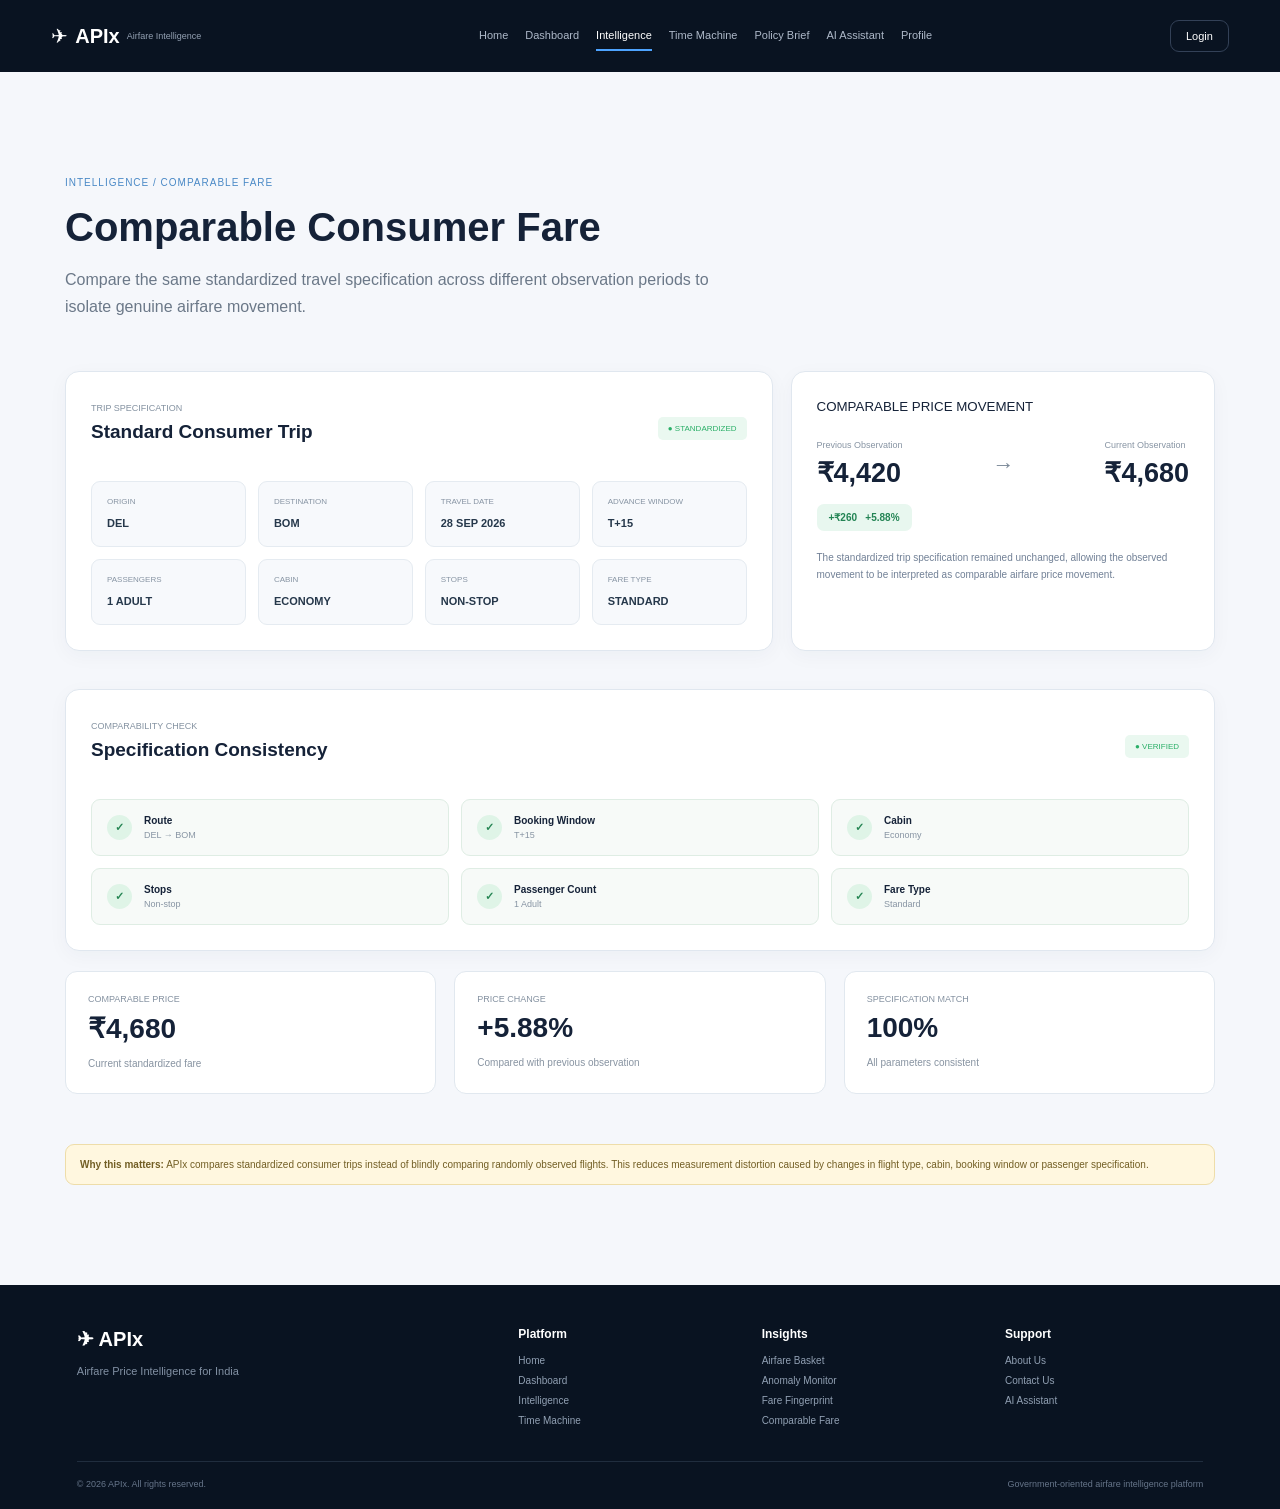
<file: trip.html>
<!doctype html>
<html>
<head>
<meta charset="utf-8">
<meta name="viewport" content="width=device-width,initial-scale=1">
<title>Comparable Fare | APIx</title>
<link rel="stylesheet" href="style.css">
</head>

<body>

<header>

<a class="logo" href="index.html">
✈ <b>APIx</b>
<small>Airfare Intelligence</small>
</a>

<nav>
<a href="index.html">Home</a>
<a href="dashboard.html">Dashboard</a>
<a class="active" href="intelligence.html">Intelligence</a>
<a href="timemachine.html">Time Machine</a>
<a href="brief.html">Policy Brief</a>
<a href="chatbot.html">AI Assistant</a>
<a href="profile.html">Profile</a>
</nav>

<a class="login" href="login.html">Login</a>

</header>


<main class="page">

<section class="detail-hero">

<small>INTELLIGENCE / COMPARABLE FARE</small>

<h1>Comparable Consumer Fare</h1>

<p>
Compare the same standardized travel specification across
different observation periods to isolate genuine airfare movement.
</p>

</section>


<section class="trip-layout">

<div class="analytics-panel">

<div class="panel-header">

<div>
<small>TRIP SPECIFICATION</small>
<h2>Standard Consumer Trip</h2>
</div>

<span class="live-tag">● STANDARDIZED</span>

</div>


<div class="trip-fields">

<div>
<small>ORIGIN</small>
<strong>DEL</strong>
</div>

<div>
<small>DESTINATION</small>
<strong>BOM</strong>
</div>

<div>
<small>TRAVEL DATE</small>
<strong>28 SEP 2026</strong>
</div>

<div>
<small>ADVANCE WINDOW</small>
<strong>T+15</strong>
</div>

<div>
<small>PASSENGERS</small>
<strong>1 ADULT</strong>
</div>

<div>
<small>CABIN</small>
<strong>ECONOMY</strong>
</div>

<div>
<small>STOPS</small>
<strong>NON-STOP</strong>
</div>

<div>
<small>FARE TYPE</small>
<strong>STANDARD</strong>
</div>

</div>

</div>


<div class="analytics-panel comparison-card">

<small>COMPARABLE PRICE MOVEMENT</small>

<div class="price-compare">

<div>
<span>Previous Observation</span>
<strong>₹4,420</strong>
</div>

<div class="arrow">→</div>

<div>
<span>Current Observation</span>
<strong>₹4,680</strong>
</div>

</div>

<div class="change-positive">
+₹260 &nbsp; +5.88%
</div>

<p>
The standardized trip specification remained unchanged,
allowing the observed movement to be interpreted as
comparable airfare price movement.
</p>

</div>

</section>


<section class="analytics-panel">

<div class="panel-header">

<div>
<small>COMPARABILITY CHECK</small>
<h2>Specification Consistency</h2>
</div>

<span class="live-tag">● VERIFIED</span>

</div>


<div class="check-grid">

<div class="check-item">
<span>✓</span>
<div>
<strong>Route</strong>
<small>DEL → BOM</small>
</div>
</div>

<div class="check-item">
<span>✓</span>
<div>
<strong>Booking Window</strong>
<small>T+15</small>
</div>
</div>

<div class="check-item">
<span>✓</span>
<div>
<strong>Cabin</strong>
<small>Economy</small>
</div>
</div>

<div class="check-item">
<span>✓</span>
<div>
<strong>Stops</strong>
<small>Non-stop</small>
</div>
</div>

<div class="check-item">
<span>✓</span>
<div>
<strong>Passenger Count</strong>
<small>1 Adult</small>
</div>
</div>

<div class="check-item">
<span>✓</span>
<div>
<strong>Fare Type</strong>
<small>Standard</small>
</div>
</div>

</div>

</section>


<section class="metric-row">

<div class="metric-card">
<small>COMPARABLE PRICE</small>
<strong>₹4,680</strong>
<span>Current standardized fare</span>
</div>

<div class="metric-card">
<small>PRICE CHANGE</small>
<strong>+5.88%</strong>
<span>Compared with previous observation</span>
</div>

<div class="metric-card">
<small>SPECIFICATION MATCH</small>
<strong>100%</strong>
<span>All parameters consistent</span>
</div>

</section>


<div class="notice">

<strong>Why this matters:</strong>
APIx compares standardized consumer trips instead of blindly
comparing randomly observed flights. This reduces measurement
distortion caused by changes in flight type, cabin, booking window
or passenger specification.

</div>

</main>


<footer class="site-footer">

<div class="footer-grid">

<div>
<h3>✈ APIx</h3>
<p>Airfare Price Intelligence for India</p>
</div>

<div>
<b>Platform</b>
<a href="index.html">Home</a>
<a href="dashboard.html">Dashboard</a>
<a href="intelligence.html">Intelligence</a>
<a href="timemachine.html">Time Machine</a>
</div>

<div>
<b>Insights</b>
<a href="basket.html">Airfare Basket</a>
<a href="anomaly.html">Anomaly Monitor</a>
<a href="fingerprint.html">Fare Fingerprint</a>
<a href="trip.html">Comparable Fare</a>
</div>

<div>
<b>Support</b>
<a href="#">About Us</a>
<a href="#">Contact Us</a>
<a href="chatbot.html">AI Assistant</a>
</div>

</div>

<div class="footer-bottom">
<span>© 2026 APIx. All rights reserved.</span>
<span>Government-oriented airfare intelligence platform</span>
</div>

</footer>

</body>
</html>
</file>
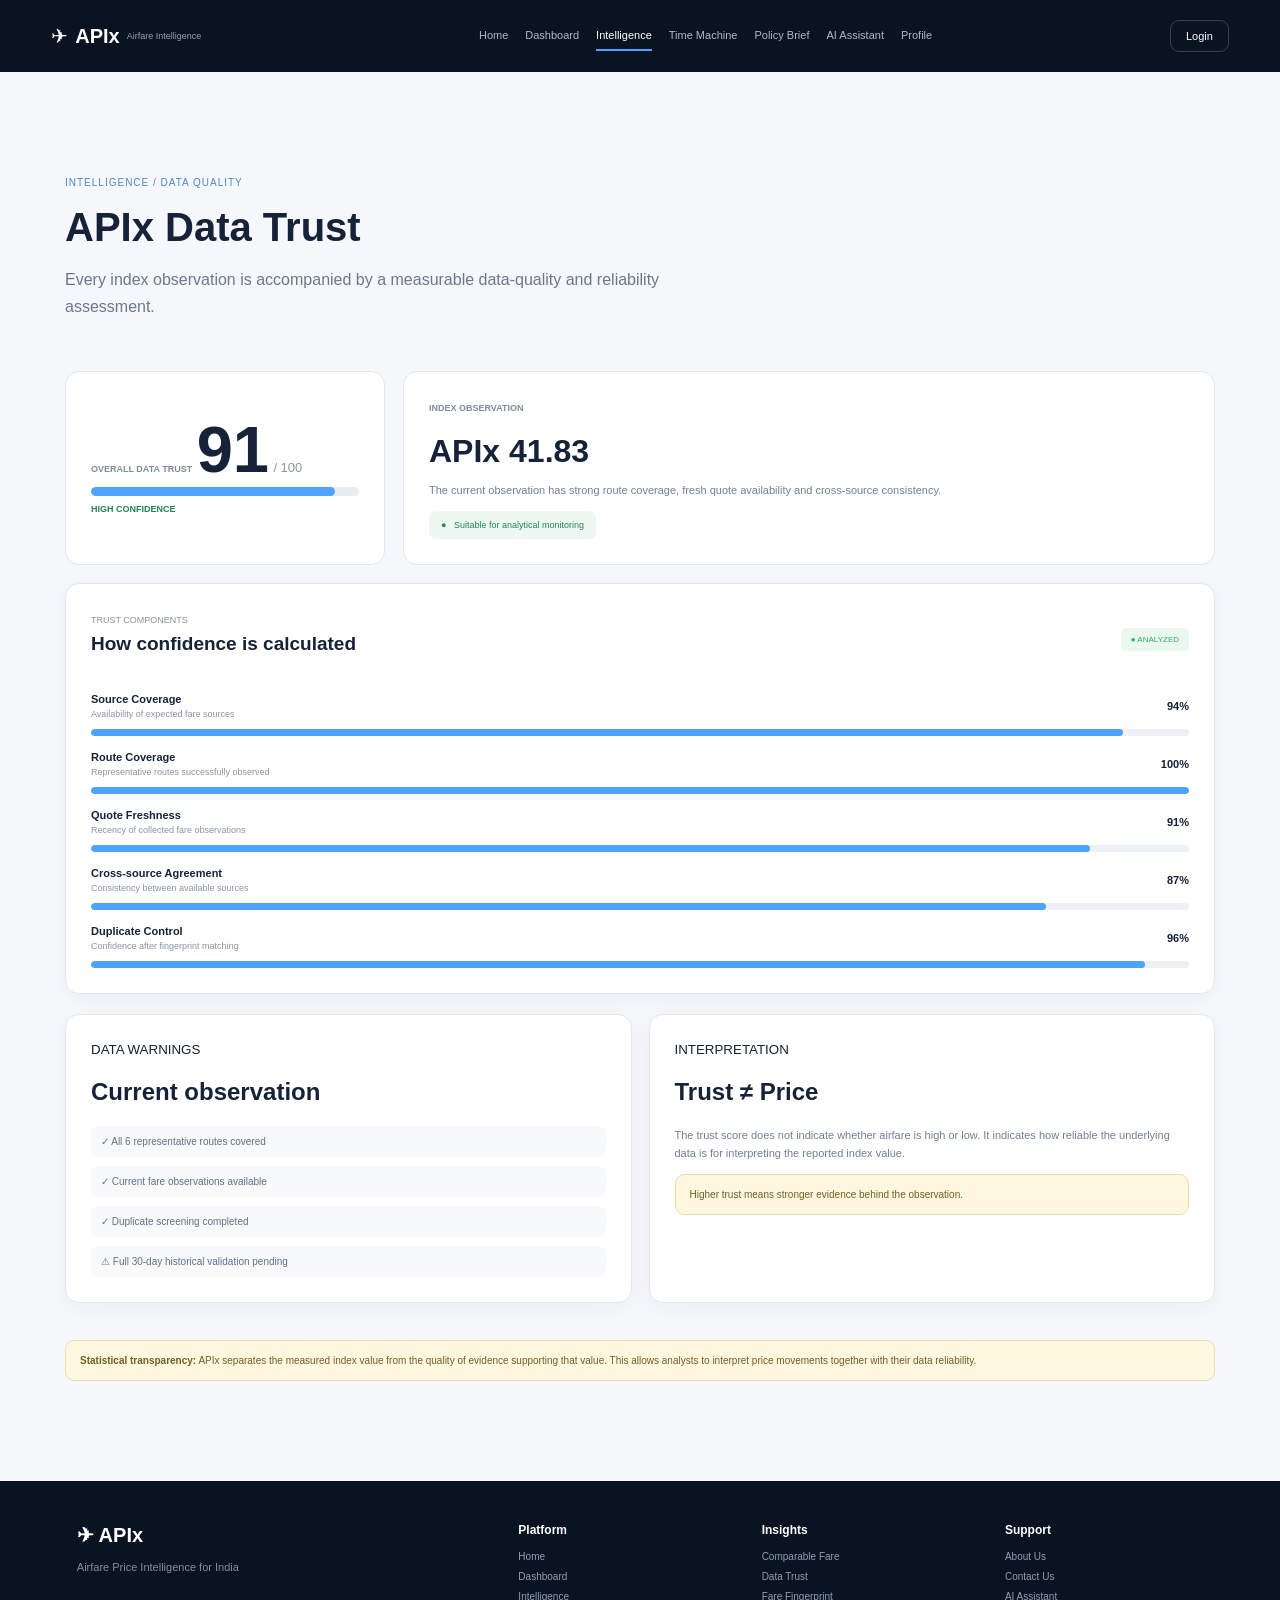
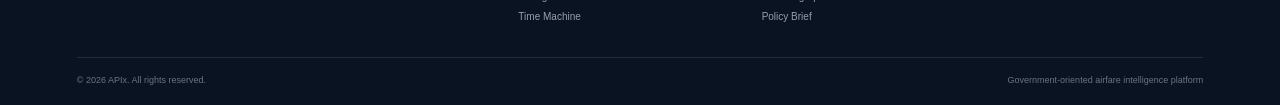
<file: trust.html>
<!doctype html>
<html>
<head>
<meta charset="utf-8">
<meta name="viewport" content="width=device-width,initial-scale=1">
<title>Data Trust | APIx</title>
<link rel="stylesheet" href="style.css">
</head>

<body>

<header>

<a class="logo" href="index.html">
✈ <b>APIx</b>
<small>Airfare Intelligence</small>
</a>

<nav>
<a href="index.html">Home</a>
<a href="dashboard.html">Dashboard</a>
<a class="active" href="intelligence.html">Intelligence</a>
<a href="timemachine.html">Time Machine</a>
<a href="brief.html">Policy Brief</a>
<a href="chatbot.html">AI Assistant</a>
<a href="profile.html">Profile</a>
</nav>

<a class="login" href="login.html">Login</a>

</header>


<main class="page">

<section class="detail-hero">

<small>INTELLIGENCE / DATA QUALITY</small>

<h1>APIx Data Trust</h1>

<p>
Every index observation is accompanied by a measurable
data-quality and reliability assessment.
</p>

</section>


<section class="trust-hero">

<div class="trust-score">

<small>OVERALL DATA TRUST</small>

<strong>91</strong>

<span>/ 100</span>

<div class="trust-meter">
<i style="width:91%"></i>
</div>

<b>HIGH CONFIDENCE</b>

</div>


<div class="trust-summary">

<small>INDEX OBSERVATION</small>

<h2>APIx 41.83</h2>

<p>
The current observation has strong route coverage,
fresh quote availability and cross-source consistency.
</p>

<div class="trust-status">
<span>●</span>
Suitable for analytical monitoring
</div>

</div>

</section>


<section class="analytics-panel">

<div class="panel-header">

<div>
<small>TRUST COMPONENTS</small>
<h2>How confidence is calculated</h2>
</div>

<span class="live-tag">● ANALYZED</span>

</div>


<div class="trust-list">


<div class="trust-row">

<div>
<strong>Source Coverage</strong>
<span>Availability of expected fare sources</span>
</div>

<b>94%</b>

<div class="progress">
<i style="width:94%"></i>
</div>

</div>


<div class="trust-row">

<div>
<strong>Route Coverage</strong>
<span>Representative routes successfully observed</span>
</div>

<b>100%</b>

<div class="progress">
<i style="width:100%"></i>
</div>

</div>


<div class="trust-row">

<div>
<strong>Quote Freshness</strong>
<span>Recency of collected fare observations</span>
</div>

<b>91%</b>

<div class="progress">
<i style="width:91%"></i>
</div>

</div>


<div class="trust-row">

<div>
<strong>Cross-source Agreement</strong>
<span>Consistency between available sources</span>
</div>

<b>87%</b>

<div class="progress">
<i style="width:87%"></i>
</div>

</div>


<div class="trust-row">

<div>
<strong>Duplicate Control</strong>
<span>Confidence after fingerprint matching</span>
</div>

<b>96%</b>

<div class="progress">
<i style="width:96%"></i>
</div>

</div>


</div>

</section>


<section class="twocol">

<div class="analytics-panel">

<small>DATA WARNINGS</small>

<h2>Current observation</h2>

<div class="warning-list">

<p>✓ All 6 representative routes covered</p>

<p>✓ Current fare observations available</p>

<p>✓ Duplicate screening completed</p>

<p>⚠ Full 30-day historical validation pending</p>

</div>

</div>


<div class="analytics-panel">

<small>INTERPRETATION</small>

<h2>Trust ≠ Price</h2>

<p style="font-size:11px;color:#718096;line-height:1.7">

The trust score does not indicate whether airfare is
high or low. It indicates how reliable the underlying
data is for interpreting the reported index value.

</p>

<div class="notice">
Higher trust means stronger evidence behind the observation.
</div>

</div>

</section>


<div class="notice">

<strong>Statistical transparency:</strong>
APIx separates the measured index value from the quality
of evidence supporting that value. This allows analysts to
interpret price movements together with their data reliability.

</div>

</main>


<footer class="site-footer">

<div class="footer-grid">

<div>
<h3>✈ APIx</h3>
<p>Airfare Price Intelligence for India</p>
</div>

<div>
<b>Platform</b>
<a href="index.html">Home</a>
<a href="dashboard.html">Dashboard</a>
<a href="intelligence.html">Intelligence</a>
<a href="timemachine.html">Time Machine</a>
</div>

<div>
<b>Insights</b>
<a href="trip.html">Comparable Fare</a>
<a href="trust.html">Data Trust</a>
<a href="fingerprint.html">Fare Fingerprint</a>
<a href="brief.html">Policy Brief</a>
</div>

<div>
<b>Support</b>
<a href="#">About Us</a>
<a href="#">Contact Us</a>
<a href="chatbot.html">AI Assistant</a>
</div>

</div>

<div class="footer-bottom">
<span>© 2026 APIx. All rights reserved.</span>
<span>Government-oriented airfare intelligence platform</span>
</div>

</footer>

</body>
</html>
</file>
<file: style.css>
*{
    box-sizing:border-box;
}

body{
    margin:0;
    background:#f5f7fb;
    color:#152238;
    font-family:Inter,Segoe UI,Arial,sans-serif;
}

a{
    text-decoration:none;
    color:inherit;
}


/* =========================
   HEADER
========================= */

header{
    height:72px;
    background:#091321;
    color:white;
    display:flex;
    align-items:center;
    padding:0 4%;
    gap:24px;
    position:sticky;
    top:0;
    z-index:9;
}

.logo{
    display:flex;
    gap:7px;
    align-items:center;
    font-size:20px;
    min-width:190px;
}

.logo small{
    font-size:9px;
    color:#93a0b2;
    font-weight:400;
}

.logo b{
    font-size:20px;
}

nav{
    display:flex;
    gap:17px;
    justify-content:center;
    flex:1;
}

nav a{
    font-size:11px;
    color:#aeb9c9;
    padding:8px 0;
}

nav a:hover,
nav a.active{
    color:white;
    border-bottom:2px solid #4da3ff;
}

.login{
    border:1px solid #334157;
    padding:9px 15px;
    border-radius:9px;
    font-size:11px;
}


/* =========================
   HOME HERO
========================= */

.hero{
    max-width:1180px;
    margin:auto;
    padding:80px 25px 65px;
    display:grid;
    grid-template-columns:1.1fr .9fr;
    gap:70px;
    align-items:center;
}

.pill{
    display:inline-block;
    background:#e0f6eb;
    color:#21835a;
    border-radius:20px;
    padding:8px 13px;
    font-size:10px;
    font-weight:800;
}

.hero h1{
    font-size:51px;
    line-height:1.06;
    margin:18px 0;
}

.hero h1 span{
    color:#277ed0;
}

.hero p{
    color:#6b788b;
    line-height:1.7;
    max-width:620px;
}

.btn{
    display:inline-block;
    background:#207ed0;
    color:white;
    border:0;
    border-radius:9px;
    padding:12px 18px;
    font-weight:700;
    font-size:12px;
    cursor:pointer;
}

.ghost{
    background:white;
    color:#17243a;
    border:1px solid #dce3ed;
}

.hero-card,
.panel,
.cards article,
.innovation article,
.report,
.side,
.replay,
.filters,
.chat-side,
.chat{
    background:white;
    border:1px solid #e1e7ef;
    border-radius:16px;
    box-shadow:0 10px 30px #14243a0b;
}

.hero-card{
    padding:25px;
}

.hero-card small,
.heading small,
.pagehead small,
.centerhead small,
.profile small{
    font-size:10px;
    color:#287fd0;
    font-weight:800;
    letter-spacing:1.2px;
}

.hero-card h2{
    font-size:52px;
    margin:20px 0 10px;
}

.hero-card h2 i{
    font-size:12px;
    color:#8490a1;
    font-style:normal;
}

.bars{
    height:125px;
    display:flex;
    align-items:end;
    gap:9px;
    border-bottom:1px solid #e8edf3;
}

.bars b{
    width:12%;
    background:#4da3ff;
    border-radius:4px 4px 0 0;
}

.hero-card p{
    display:flex;
    justify-content:space-between;
    font-size:11px;
    border-bottom:1px solid #eef1f5;
    padding:10px 0;
}

.hero-card em{
    color:#16825a;
    font-style:normal;
}

.hero-card strong{
    margin-left:auto;
    margin-right:15px;
}


/* =========================
   GENERAL SECTIONS
========================= */

.section{
    max-width:1180px;
    margin:auto;
    padding:20px 25px 65px;
}

.heading{
    padding:40px 0 25px;
}

.heading h2,
.center h2{
    font-size:29px;
}

.cards{
    display:grid;
    gap:15px;
}

.four{
    grid-template-columns:repeat(4,1fr);
}

.cards article{
    padding:23px;
    font-size:24px;
}

.cards h3{
    font-size:15px;
}

.cards p{
    font-size:11px;
    color:#6d798b;
    line-height:1.6;
}

.dark{
    max-width:none!important;
    background:#0b1423;
    color:white;
    padding:20px calc((100% - 1130px)/2) 65px;
}

.dark .cards article{
    background:#111d2e;
    border-color:#26364c;
}

.dark .cards p{
    color:#9aa8bb;
}

.dark .cards b{
    color:#4da3ff;
}

.center{
    text-align:center;
    padding:70px 20px;
}


/* =========================
   CHAT POPUP
========================= */

.chat-popup{
    position:fixed;
    right:22px;
    bottom:20px;
    background:white;
    border:1px solid #dfe5ed;
    border-radius:12px;
    padding:13px 15px;
    box-shadow:0 8px 25px #0002;
    z-index:10;
}

.chat-popup>*{
    display:block;
    font-size:10px;
    margin:3px;
}

.chat-popup a,
.link{
    color:#217fd0;
    font-weight:700;
}


/* =========================
   GENERAL PAGE
========================= */

.page{
    max-width:1200px;
    padding:45px 25px 80px;
    margin:auto;
}

.pagehead{
    display:flex;
    justify-content:space-between;
    align-items:center;
}

.pagehead h1,
.centerhead h1{
    font-size:38px;
    margin:8px 0;
}

.pagehead p,
.centerhead p{
    color:#718096;
}

.status{
    background:#e0f6eb;
    color:#21835a;
    padding:9px 13px;
    border-radius:20px;
    font-size:10px;
    font-weight:800;
}


/* =========================
   FILTERS
========================= */

.filters{
    display:flex;
    gap:15px;
    padding:17px;
    margin:22px 0;
}

.filters label{
    font-size:10px;
    font-weight:700;
    display:flex;
    flex-direction:column;
    gap:6px;
    flex:1;
}

select,
input{
    padding:10px;
    border:1px solid #dce3eb;
    border-radius:8px;
    background:white;
}


/* =========================
   KPI CARDS
========================= */

.kpis{
    display:grid;
    grid-template-columns:repeat(5,1fr);
    gap:12px;
    margin:20px 0;
}

.kpis>div{
    background:white;
    border:1px solid #e1e7ef;
    border-radius:12px;
    padding:18px;
}

.kpis small{
    display:block;
    color:#7d8999;
    font-size:9px;
    font-weight:800;
}

.kpis b{
    display:block;
    font-size:25px;
    margin:9px 0;
}

.kpis span{
    font-size:10px;
    color:#8490a1;
}


/* =========================
   DASHBOARD
========================= */

.twocol{
    display:grid;
    grid-template-columns:1fr 1fr;
    gap:17px;
    margin:17px 0;
}

.panel{
    padding:21px;
}

.panel h2{
    font-size:16px;
}

.chart{
    height:260px;
    background:#0b1423;
    border-radius:10px;
    padding:10px;
}

.chart svg{
    width:100%;
    height:100%;
}

.bar{
    display:grid;
    grid-template-columns:75px 1fr 35px;
    gap:9px;
    align-items:center;
    margin:22px 0;
    font-size:10px;
}

.bar i{
    height:9px;
    background:#4da3ff;
    border-radius:9px;
}

.lead{
    display:grid;
    grid-template-columns:repeat(5,1fr);
    gap:7px;
}

.lead div{
    background:#f5f8fc;
    padding:14px;
    border-radius:8px;
    font-size:10px;
}

.lead strong{
    display:block;
    margin-top:7px;
    font-size:13px;
}

.notice,
.source{
    padding:14px;
    background:#fff7df;
    border:1px solid #eedda9;
    border-radius:9px;
    font-size:10px;
    color:#725e24;
}


/* =========================
   OLD INNOVATION SUPPORT
========================= */

.centerhead{
    text-align:center;
    max-width:700px;
    margin:20px auto 38px;
}

.innovation{
    display:grid;
    gap:15px;
}

.innovation article{
    padding:24px;
    display:grid;
    grid-template-columns:55px 1fr;
    gap:15px;
}

.innovation article>strong{
    font-size:27px;
    color:#277ed0;
}

.innovation h2{
    margin:0;
    font-size:19px;
}

.innovation p{
    font-size:12px;
    color:#69768a;
    line-height:1.6;
}

.codebox,
.anomaly,
.timeline{
    background:#f5f8fc;
    border-radius:8px;
    padding:12px;
    font-size:10px;
}

.anomaly{
    color:#8b5d0d;
    background:#fff5df;
}

.source{
    background:#0b1423;
    color:#dbe4ef;
    border:0;
    margin-top:20px;
}


/* =========================
   TIME MACHINE
========================= */

.replay{
    padding:30px;
    display:grid;
    grid-template-columns:1fr 1fr;
    gap:40px;
}

.replay>div>strong{
    font-size:55px;
    display:block;
    margin:18px 0;
}

.replaybars{
    height:260px;
    background:#f5f8fc;
    display:flex;
    align-items:end;
    gap:25px;
    padding:30px;
}

.replaybars i{
    flex:1;
    background:#4da3ff;
    border-radius:6px 6px 0 0;
}


/* =========================
   POLICY BRIEF
========================= */

.workflow{
    background:#0b1423;
    color:#dbe4ef;
    padding:18px;
    border-radius:10px;
    font-size:10px;
    margin:20px 0;
}

.briefgrid{
    display:grid;
    grid-template-columns:1fr 290px;
    gap:18px;
}

.report,
.side{
    padding:25px;
}

.reportbox{
    background:#f7f9fc;
    padding:15px;
    border-radius:8px;
    margin:12px 0;
    font-size:11px;
    line-height:1.6;
}


/* =========================
   CHATBOT
========================= */

.chatlayout{
    display:grid;
    grid-template-columns:250px 1fr;
    gap:15px;
}

.chat-side{
    padding:18px;
}

.chat-side button{
    display:block;
    width:100%;
    padding:10px;
    margin:7px 0;
    border:1px solid #e1e6ee;
    background:#f8fafc;
    border-radius:8px;
    text-align:left;
    font-size:10px;
}

.tiny{
    font-size:9px!important;
    color:#8490a1;
    line-height:1.5;
}

.chat{
    overflow:hidden;
}

.chathead{
    padding:16px;
    border-bottom:1px solid #e7ebf1;
    font-size:11px;
}

.messages{
    height:420px;
    padding:18px;
    background:#f7f9fc;
    overflow:auto;
}

.msg{
    max-width:75%;
    padding:11px;
    border-radius:11px;
    margin:9px 0;
    font-size:11px;
    line-height:1.5;
}

.bot{
    background:white;
    border:1px solid #e2e7ee;
}

.user{
    background:#207ed0;
    color:white;
    margin-left:auto;
}

.input{
    display:flex;
    gap:7px;
    padding:11px;
}

.input input{
    flex:1;
}

.input button{
    background:#207ed0;
    color:white;
    border:0;
    border-radius:8px;
    padding:0 16px;
}


/* =========================
   LOGIN
========================= */

.loginpage{
    min-height:100vh;
    background:#0b1423;
    display:grid;
    place-items:center;
}

.loginbox{
    width:390px;
    background:white;
    padding:38px;
    border-radius:18px;
}

.darklogo{
    color:#17243a;
}

.loginbox h1{
    margin-top:28px;
}

.loginbox label{
    display:block;
    font-size:10px;
    font-weight:700;
    margin:13px 0;
}

.loginbox input{
    width:100%;
    margin-top:6px;
}

.full{
    width:100%;
    margin-top:8px;
}


/* =========================
   PROFILE
========================= */

.profile{
    display:flex;
    align-items:center;
    gap:18px;
    margin-bottom:25px;
}

.avatar{
    width:62px;
    height:62px;
    background:#207ed0;
    color:white;
    border-radius:50%;
    display:grid;
    place-items:center;
    font-size:24px;
    font-weight:800;
}


/* =========================
   TABLES
========================= */

table{
    width:100%;
    border-collapse:collapse;
    font-size:10px;
}

th,
td{
    text-align:left;
    padding:12px;
    border-bottom:1px solid #edf0f4;
}


/* =====================================================
   APIx INTELLIGENCE CENTER
===================================================== */

.intel-hero{
    display:flex;
    justify-content:space-between;
    align-items:flex-end;
    gap:40px;
    padding:55px 0 40px;
    border-bottom:1px solid #e7edf4;
}

.intel-hero h1{
    font-size:46px;
    line-height:1.05;
    max-width:650px;
    margin:16px 0;
}

.intel-hero h1 span{
    display:block;
    color:#4b8ed8;
}

.intel-hero p{
    max-width:620px;
    color:#68778a;
    font-size:15px;
    line-height:1.7;
}

.intel-status{
    display:flex;
    align-items:center;
    gap:12px;
    padding:16px 20px;
    background:#f5f9fd;
    border:1px solid #dce8f3;
    border-radius:12px;
    min-width:250px;
}

.intel-status small{
    display:block;
    color:#7b8999;
    font-size:9px;
}

.intel-status strong{
    display:block;
    margin-top:5px;
    font-size:11px;
    color:#26384b;
}

.status-dot{
    width:9px;
    height:9px;
    background:#2fbf71;
    border-radius:50%;
    box-shadow:0 0 0 5px #dff6e9;
}


/* Intelligence module cards */

.module-grid{
    display:grid;
    grid-template-columns:1fr 1fr;
    gap:20px;
    padding:35px 0;
}

.intel-module{
    background:white;
    border:1px solid #e1e8f0;
    border-radius:16px;
    padding:26px;
    color:#1c2b3a;
    transition:.2s;
    box-shadow:0 5px 20px rgba(22,45,70,.04);
}

.intel-module:hover{
    transform:translateY(-4px);
    border-color:#9fc5e8;
    box-shadow:0 15px 35px rgba(22,45,70,.09);
}

.module-top{
    display:flex;
    justify-content:space-between;
    color:#718196;
    font-size:10px;
    letter-spacing:1px;
}

.module-top b{
    font-size:8px;
    color:#4d8dcc;
    background:#edf6ff;
    padding:5px 8px;
    border-radius:5px;
}

.module-icon{
    width:45px;
    height:45px;
    margin:28px 0 18px;
    display:flex;
    align-items:center;
    justify-content:center;
    background:#edf5fc;
    color:#4385c5;
    border-radius:10px;
    font-size:22px;
}

.intel-module h2{
    font-size:22px;
    margin:0 0 10px;
}

.intel-module p{
    color:#6b7989;
    line-height:1.6;
    font-size:13px;
    min-height:65px;
}

.module-data{
    display:flex;
    justify-content:space-between;
    border-top:1px solid #edf1f5;
    padding:11px 0;
    font-size:10px;
}

.module-data span{
    color:#8794a4;
}

.module-data strong{
    color:#26384b;
}

.module-link{
    margin-top:12px;
    color:#4285c4;
    font-size:11px;
    font-weight:600;
}


/* Anomaly preview */

.anomaly-mini{
    display:flex;
    align-items:center;
    gap:12px;
    background:#fff8ed;
    border:1px solid #f4dfbd;
    padding:12px;
    margin:15px 0;
    border-radius:8px;
}

.anomaly-mini span{
    font-size:10px;
    color:#69798a;
}

.anomaly-mini strong{
    color:#d17b22;
}

.anomaly-mini em{
    font-size:8px;
    color:#c16c17;
    font-style:normal;
}



/* Time preview */

.time-preview{
    display:flex;
    align-items:flex-end;
    gap:10px;
    height:85px;
    margin:15px 0;
}

.time-preview div{
    flex:1;
    background:#edf5fc;
    padding:8px;
    border-radius:5px;
    display:flex;
    flex-direction:column;
    justify-content:flex-end;
    height:60%;
}

.time-preview div:nth-child(2){
    height:78%;
}

.time-preview div:nth-child(3){
    height:95%;
}

.time-preview span{
    font-size:8px;
    color:#8190a1;
}

.time-preview b{
    font-size:10px;
    color:#3e80bd;
}


/* Intelligence pipeline */

.intel-bottom{
    background:#f6f9fc;
    border:1px solid #e1e9f1;
    border-radius:16px;
    padding:30px;
    margin-bottom:50px;
}

.intel-bottom h2{
    margin:10px 0 25px;
}

.intel-bottom h2 span{
    color:#4388ca;
}

.pipeline{
    display:flex;
    align-items:center;
    justify-content:space-between;
    gap:10px;
    flex-wrap:wrap;
}

.pipeline span{
    background:white;
    border:1px solid #dce5ee;
    padding:10px 14px;
    border-radius:7px;
    font-size:10px;
}

.pipeline b{
    color:#77a7d2;
}


/* =====================================================
   INTELLIGENCE DETAIL PAGES
===================================================== */

.detail-hero{
    padding:55px 0 35px;
}

.detail-hero small{
    color:#4a89c6;
    font-size:10px;
    letter-spacing:1px;
}

.detail-hero h1{
    font-size:40px;
    margin:15px 0 10px;
}

.detail-hero p{
    color:#6b7888;
    max-width:650px;
    line-height:1.7;
}


/* Analytics panel */

.analytics-panel{
    background:white;
    border:1px solid #e0e7ef;
    border-radius:14px;
    padding:25px;
    margin-bottom:20px;
    box-shadow:0 5px 20px rgba(30,55,80,.04);
}

.panel-header{
    display:flex;
    justify-content:space-between;
    align-items:center;
    margin-bottom:22px;
}

.panel-header small{
    color:#8492a1;
    font-size:9px;
}

.panel-header h2{
    margin-top:6px;
    font-size:19px;
}

.live-tag{
    color:#2baf68;
    background:#eaf8f0;
    padding:7px 10px;
    border-radius:5px;
    font-size:8px;
}


/* Detail data table */

.data-table{
    width:100%;
    border-collapse:collapse;
    font-size:11px;
}

.data-table th{
    text-align:left;
    color:#8996a5;
    font-size:9px;
    padding:12px;
    border-bottom:1px solid #e8edf2;
}

.data-table td{
    padding:15px 12px;
    border-bottom:1px solid #edf1f5;
    color:#425365;
}

.data-table td:first-child{
    font-weight:600;
    color:#24374a;
}


/* Detail metrics */

.metric-row{
    display:grid;
    grid-template-columns:repeat(3,1fr);
    gap:18px;
    margin-bottom:50px;
}

.metric-card{
    background:white;
    border:1px solid #e1e8ef;
    padding:22px;
    border-radius:12px;
}

.metric-card small{
    display:block;
    color:#8491a0;
    font-size:9px;
}

.metric-card strong{
    display:block;
    font-size:28px;
    margin:8px 0;
}

.metric-card span{
    color:#8793a1;
    font-size:10px;
}


/* Anomaly signals */

.signal{
    display:grid;
    grid-template-columns:2fr 1fr auto;
    align-items:center;
    gap:20px;
    padding:18px;
    border:1px solid #e8edf2;
    border-radius:10px;
    margin-bottom:10px;
}

.signal strong{
    font-size:13px;
}

.signal p{
    margin:5px 0 0;
    color:#7b8998;
    font-size:10px;
}

.signal-price{
    display:flex;
    flex-direction:column;
    font-size:10px;
}

.signal-price span{
    color:#8a97a5;
    text-decoration:line-through;
}

.signal-price b{
    margin-top:4px;
    color:#293b4e;
}

.warning,
.normal,
.watch{
    padding:7px 9px;
    border-radius:5px;
    font-size:8px;
    text-align:center;
}

.warning{
    background:#fff1e3;
    color:#c8761b;
}

.normal{
    background:#eaf8f0;
    color:#29935b;
}

.watch{
    background:#eef5fc;
    color:#4c82b6;
}


.match-result{
    display:grid;
    grid-template-columns:2fr 1fr 1fr;
    gap:10px;
    margin-top:18px;
}

.match-result div{
    background:#eef8f2;
    padding:16px;
    border-radius:8px;
}

.match-result span{
    display:block;
    font-size:8px;
    color:#6f8c7b;
}

.match-result strong{
    display:block;
    margin-top:5px;
    font-size:12px;
    color:#28784b;
}


/* =====================================================
   NEW WEBSITE FOOTER
===================================================== */

.site-footer{
    background:#091321;
    color:#91a0b3;
    padding:42px 6% 20px;
    font-size:11px;
    margin-top:20px;
}

.footer-grid{
    max-width:1180px;
    margin:auto;
    display:grid;
    grid-template-columns:2fr 1fr 1fr 1fr;
    gap:45px;
}

.footer-grid>div{
    display:flex;
    flex-direction:column;
    gap:9px;
}

.footer-grid h3{
    color:white;
    font-size:20px;
    margin:0 0 3px;
}

.footer-grid p{
    margin:0;
    color:#8190a3;
    line-height:1.6;
}

.footer-grid b{
    color:white;
    font-size:12px;
    margin-bottom:5px;
}

.footer-grid a{
    color:#91a0b3;
    font-size:10px;
    transition:.2s;
}

.footer-grid a:hover{
    color:#4da3ff;
}

.footer-bottom{
    max-width:1180px;
    margin:35px auto 0;
    padding-top:17px;
    border-top:1px solid #202d3e;
    display:flex;
    justify-content:space-between;
    gap:20px;
    font-size:9px;
    color:#66758a;
}


/* =====================================================
   RESPONSIVE
===================================================== */

@media(max-width:1000px){

    header{
        padding:0 20px;
    }

    nav{
        gap:10px;
    }

    .hero{
        grid-template-columns:1fr;
        gap:35px;
    }

    .four{
        grid-template-columns:1fr 1fr;
    }

    .kpis{
        grid-template-columns:repeat(3,1fr);
    }

    .footer-grid{
        grid-template-columns:2fr 1fr 1fr;
    }
}


@media(max-width:800px){

    header{
        height:auto;
        min-height:72px;
        flex-wrap:wrap;
        padding:14px 20px;
    }

    .logo{
        min-width:auto;
    }

    nav{
        order:3;
        width:100%;
        overflow-x:auto;
        justify-content:flex-start;
        padding-bottom:3px;
    }

    .intel-hero{
        flex-direction:column;
        align-items:flex-start;
    }

    .intel-hero h1{
        font-size:35px;
    }

    .module-grid{
        grid-template-columns:1fr;
    }

    .metric-row{
        grid-template-columns:1fr;
    }

    .signal{
        grid-template-columns:1fr;
    }


    .match-result{
        grid-template-columns:1fr;
    }

    .twocol,
    .replay,
    .briefgrid,
    .chatlayout{
        grid-template-columns:1fr;
    }

    .lead{
        grid-template-columns:1fr 1fr;
    }

    .footer-grid{
        grid-template-columns:1fr 1fr;
        gap:30px;
    }

    .footer-bottom{
        flex-direction:column;
        gap:7px;
    }
}


@media(max-width:600px){

    .hero{
        padding-top:50px;
    }

    .hero h1{
        font-size:38px;
    }

    .page{
        padding:30px 18px 60px;
    }

    .four{
        grid-template-columns:1fr;
    }

    .kpis{
        grid-template-columns:1fr 1fr;
    }

    .filters{
        flex-direction:column;
    }

    .lead{
        grid-template-columns:1fr;
    }

    .footer-grid{
        grid-template-columns:1fr;
    }

    .site-footer{
        padding:35px 25px 20px;
    }

    .loginbox{
        width:calc(100% - 30px);
    }
}
/* =========================
   ADVANCED APIx INTELLIGENCE
========================= */

.trip-layout{
    display:grid;
    grid-template-columns:1.25fr .75fr;
    gap:18px;
    margin-bottom:18px;
}

.trip-fields{
    display:grid;
    grid-template-columns:repeat(4,1fr);
    gap:12px;
}

.trip-fields div{
    background:#f7f9fc;
    border:1px solid #e5ebf1;
    padding:15px;
    border-radius:9px;
}

.trip-fields small{
    display:block;
    color:#8794a3;
    font-size:8px;
    margin-bottom:7px;
}

.trip-fields strong{
    font-size:11px;
    color:#26384b;
}

.price-compare{
    display:flex;
    align-items:center;
    justify-content:space-between;
    gap:15px;
    margin:25px 0 15px;
}

.price-compare div{
    display:flex;
    flex-direction:column;
    gap:7px;
}

.price-compare span{
    color:#8794a3;
    font-size:9px;
}

.price-compare strong{
    font-size:27px;
}

.price-compare .arrow{
    color:#7b8998;
    font-size:22px;
}

.change-positive{
    display:inline-block;
    background:#e8f7ef;
    color:#238454;
    padding:8px 12px;
    border-radius:7px;
    font-size:10px;
    font-weight:700;
}

.comparison-card p{
    color:#718096;
    font-size:10px;
    line-height:1.7;
    margin-top:18px;
}

.check-grid{
    display:grid;
    grid-template-columns:repeat(3,1fr);
    gap:12px;
}

.check-item{
    display:flex;
    align-items:center;
    gap:12px;
    background:#f7faf8;
    border:1px solid #dfede4;
    padding:15px;
    border-radius:9px;
}

.check-item>span{
    width:25px;
    height:25px;
    display:grid;
    place-items:center;
    background:#dff4e7;
    color:#258553;
    border-radius:50%;
    font-size:11px;
    font-weight:bold;
}

.check-item strong,
.check-item small{
    display:block;
}

.check-item strong{
    font-size:10px;
}

.check-item small{
    color:#8794a3;
    font-size:9px;
    margin-top:4px;
}


/* Data Trust */

.trust-hero{
    display:grid;
    grid-template-columns:320px 1fr;
    gap:18px;
    margin-bottom:18px;
}

.trust-score,
.trust-summary{
    background:white;
    border:1px solid #e1e7ef;
    border-radius:14px;
    padding:25px;
}

.trust-score small,
.trust-summary small{
    color:#7f8d9d;
    font-size:9px;
    font-weight:700;
}

.trust-score strong{
    font-size:65px;
    display:inline-block;
    margin:15px 0 0;
}

.trust-score>span{
    color:#8996a5;
    font-size:13px;
}

.trust-score>b{
    display:block;
    color:#238454;
    font-size:9px;
    margin-top:8px;
}

.trust-meter{
    height:9px;
    background:#e8edf2;
    border-radius:10px;
    overflow:hidden;
}

.trust-meter i{
    display:block;
    height:100%;
    background:#4da3ff;
    border-radius:10px;
}

.trust-summary h2{
    font-size:32px;
    margin:18px 0 10px;
}

.trust-summary p{
    max-width:550px;
    color:#718096;
    font-size:11px;
    line-height:1.7;
}

.trust-status{
    display:inline-block;
    background:#edf8f2;
    color:#258454;
    padding:9px 12px;
    border-radius:7px;
    font-size:9px;
}

.trust-status span{
    margin-right:5px;
}

.trust-list{
    display:grid;
    gap:15px;
}

.trust-row{
    display:grid;
    grid-template-columns:1fr 50px;
    gap:10px;
    align-items:center;
}

.trust-row>div{
    display:flex;
    flex-direction:column;
    gap:4px;
}

.trust-row strong{
    font-size:11px;
}

.trust-row span{
    font-size:9px;
    color:#8995a4;
}

.trust-row>b{
    text-align:right;
    font-size:11px;
}

.progress{
    grid-column:1 / 3;
    height:7px;
    background:#edf1f5;
    border-radius:10px;
    overflow:hidden;
}

.progress i{
    display:block;
    height:100%;
    background:#4da3ff;
    border-radius:10px;
}

.warning-list{
    display:grid;
    gap:9px;
}

.warning-list p{
    margin:0;
    font-size:10px;
    color:#617184;
    background:#f7f9fb;
    padding:10px;
    border-radius:7px;
}


/* Why APIx Moved */

.explain-header{
    background:#0b1423;
    color:white;
    border-radius:14px;
    padding:30px;
    margin-bottom:18px;
    display:flex;
    justify-content:space-between;
    align-items:center;
}

.explain-header small{
    color:#7fa8d0;
    font-size:9px;
}

.explain-header h2{
    margin:8px 0;
    font-size:18px;
}

.explain-header>div:first-child>strong{
    font-size:42px;
    color:#55b987;
}

.explain-header p{
    color:#9ba9ba;
    font-size:9px;
}

.explain-badge{
    background:#e8f7ef;
    color:#278554;
    padding:9px 13px;
    border-radius:7px;
    font-size:9px;
    font-weight:800;
}

.contribution-list{
    display:grid;
    gap:16px;
}

.contribution-row{
    display:grid;
    grid-template-columns:190px 1fr 55px;
    gap:15px;
    align-items:center;
}

.route-name{
    display:flex;
    flex-direction:column;
    gap:4px;
}

.route-name strong{
    font-size:11px;
}

.route-name span{
    color:#8995a3;
    font-size:8px;
}

.contribution-bar{
    height:9px;
    background:#edf1f5;
    border-radius:10px;
    overflow:hidden;
}

.contribution-bar i{
    display:block;
    height:100%;
    background:#4da3ff;
    border-radius:10px;
}

.contribution-row>strong{
    text-align:right;
    font-size:11px;
    color:#287fd0;
}

.contribution-row.negative .contribution-bar i{
    background:#b5c0cb;
}

.contribution-row.negative>strong{
    color:#6f7d8c;
}

.factor{
    display:flex;
    justify-content:space-between;
    align-items:center;
    padding:13px 0;
    border-bottom:1px solid #edf1f5;
}

.factor div{
    display:flex;
    flex-direction:column;
    gap:4px;
}

.factor strong{
    font-size:10px;
}

.factor span{
    font-size:8px;
    color:#8995a3;
}

.factor>b{
    color:#287fd0;
    font-size:11px;
}

.interpretation{
    background:#f6f9fc;
    border:1px solid #e3e9ef;
    padding:14px;
    border-radius:8px;
    margin-top:10px;
}

.interpretation strong,
.interpretation span{
    display:block;
}

.interpretation strong{
    font-size:9px;
    color:#287fd0;
}

.interpretation span{
    font-size:10px;
    color:#536579;
    margin-top:5px;
}

.evidence-grid{
    display:grid;
    grid-template-columns:repeat(4,1fr);
    gap:12px;
}

.evidence-grid div{
    background:#f7f9fc;
    padding:17px;
    border-radius:9px;
}

.evidence-grid strong{
    display:block;
    font-size:22px;
}

.evidence-grid span{
    display:block;
    margin-top:6px;
    color:#8491a0;
    font-size:9px;
}


/* Index Provenance */

.provenance-summary{
    display:grid;
    grid-template-columns:repeat(4,1fr);
    gap:12px;
    margin-bottom:18px;
}

.provenance-summary>div{
    background:white;
    border:1px solid #e1e7ef;
    padding:20px;
    border-radius:12px;
}

.provenance-summary small,
.provenance-summary span{
    display:block;
    color:#8794a3;
    font-size:8px;
}

.provenance-summary strong{
    display:block;
    font-size:25px;
    margin:8px 0;
}

.provenance-flow{
    display:grid;
    grid-template-columns:1fr 30px 1fr 30px 1fr 30px 1fr 30px 1fr;
    align-items:center;
    gap:8px;
}

.provenance-flow>div{
    background:#f6f9fc;
    border:1px solid #e1e8ef;
    padding:15px;
    border-radius:9px;
    text-align:center;
}

.provenance-flow span,
.provenance-flow strong,
.provenance-flow small{
    display:block;
}

.provenance-flow span{
    color:#4286c5;
    font-size:9px;
    font-weight:bold;
}

.provenance-flow strong{
    font-size:10px;
    margin:7px 0;
}

.provenance-flow small{
    color:#8794a3;
    font-size:8px;
}

.provenance-flow>b{
    color:#8da4ba;
    text-align:center;
}


/* Advanced responsive */

@media(max-width:900px){

    .trip-layout,
    .trust-hero{
        grid-template-columns:1fr;
    }

    .trip-fields{
        grid-template-columns:1fr 1fr;
    }

    .check-grid{
        grid-template-columns:1fr 1fr;
    }

    .evidence-grid,
    .provenance-summary{
        grid-template-columns:1fr 1fr;
    }

    .provenance-flow{
        grid-template-columns:1fr;
    }

    .provenance-flow>b{
        transform:rotate(90deg);
    }

    .contribution-row{
        grid-template-columns:130px 1fr 45px;
    }
}


@media(max-width:600px){

    .trip-fields,
    .check-grid,
    .evidence-grid,
    .provenance-summary{
        grid-template-columns:1fr;
    }

    .price-compare{
        flex-direction:column;
        align-items:flex-start;
    }

    .explain-header{
        flex-direction:column;
        align-items:flex-start;
        gap:20px;
    }

    .contribution-row{
        grid-template-columns:1fr;
    }

    .contribution-row>strong{
        text-align:left;
    }
}
/* =====================================================
   APIx FINAL PAGE STYLES
   Login + Profile + AI Assistant + Time Machine
===================================================== */


/* =========================
   LOGIN PAGE
========================= */

.login-wrapper{
    min-height:100vh;
    display:grid;
    grid-template-columns:1.05fr .95fr;
    background:#091321;
}

.login-info{
    padding:55px 8%;
    color:white;
    display:flex;
    flex-direction:column;
    justify-content:space-between;
    background:#091321;
}

.login-logo{
    display:flex;
    align-items:center;
    gap:7px;
    color:white;
    font-size:21px;
}

.login-logo b{
    font-size:21px;
}

.login-logo small{
    font-size:9px;
    color:#93a0b2;
    font-weight:400;
}

.login-info-content{
    max-width:570px;
}

.login-info-content>small{
    color:#61a8ed;
    font-size:10px;
    font-weight:800;
    letter-spacing:1.5px;
}

.login-info-content h1{
    font-size:48px;
    line-height:1.08;
    margin:18px 0;
}

.login-info-content h1 span{
    color:#4da3ff;
}

.login-info-content>p{
    color:#9aa8ba;
    font-size:14px;
    line-height:1.8;
    max-width:520px;
}

.login-features{
    margin-top:35px;
    display:grid;
    gap:18px;
}

.login-features>div{
    display:flex;
    align-items:center;
    gap:14px;
}

.login-features>div>span{
    width:30px;
    height:30px;
    border-radius:50%;
    display:grid;
    place-items:center;
    background:#122238;
    color:#55b987;
    font-weight:bold;
}

.login-features strong,
.login-features small{
    display:block;
}

.login-features strong{
    font-size:12px;
    color:white;
}

.login-features small{
    margin-top:4px;
    color:#8190a3;
    font-size:9px;
}

.login-info-footer{
    display:flex;
    justify-content:space-between;
    color:#637389;
    font-size:9px;
    border-top:1px solid #202d3e;
    padding-top:18px;
}

.login-panel{
    background:#f5f7fb;
    display:grid;
    place-items:center;
    padding:40px;
}

.login-card{
    width:100%;
    max-width:430px;
    background:white;
    border:1px solid #e1e7ef;
    border-radius:18px;
    padding:38px;
    box-shadow:0 20px 55px rgba(0,0,0,.08);
}

.login-heading{
    margin:30px 0 25px;
}

.login-heading small{
    color:#287fd0;
    font-size:9px;
    font-weight:800;
    letter-spacing:1.2px;
}

.login-heading h2{
    font-size:30px;
    margin:8px 0;
}

.login-heading p{
    color:#718096;
    font-size:11px;
    line-height:1.6;
}

.login-card form>label{
    display:block;
    color:#3d4c5e;
    font-size:10px;
    font-weight:700;
    margin:15px 0;
}

.login-card form input{
    width:100%;
    margin-top:7px;
    padding:12px;
    font-size:11px;
}

.password-field{
    position:relative;
}

.password-field input{
    padding-right:55px!important;
}

.show-password{
    position:absolute;
    right:8px;
    top:8px;
    border:0;
    background:transparent;
    color:#287fd0;
    font-size:9px;
    font-weight:700;
    cursor:pointer;
}

.login-options{
    display:flex;
    justify-content:space-between;
    align-items:center;
    margin:17px 0;
    font-size:9px;
}

.login-options a{
    color:#287fd0;
    font-weight:700;
}

.remember{
    display:flex;
    align-items:center;
    gap:6px;
    color:#718096;
}

.remember input{
    width:auto!important;
    margin:0!important;
}

.demo-note{
    display:flex;
    gap:10px;
    background:#f5f9fd;
    border:1px solid #dfeaf4;
    padding:12px;
    border-radius:8px;
    margin-top:18px;
}

.demo-note>span{
    width:20px;
    height:20px;
    display:grid;
    place-items:center;
    border-radius:50%;
    background:#e3f0fb;
    color:#287fd0;
    font-weight:bold;
    font-size:10px;
}

.demo-note p{
    margin:0;
    color:#748294;
    font-size:9px;
    line-height:1.6;
}

.demo-note strong{
    color:#425365;
}

.login-divider{
    display:flex;
    align-items:center;
    gap:12px;
    margin:25px 0 18px;
    color:#a0aab7;
    font-size:8px;
}

.login-divider:before,
.login-divider:after{
    content:"";
    flex:1;
    height:1px;
    background:#e8edf2;
}

.back-home{
    display:block;
    text-align:center;
    color:#287fd0;
    font-size:10px;
    font-weight:700;
}

.mobile-logo{
    display:none;
}


/* =========================
   PROFILE
========================= */

.profile-header{
    display:flex;
    align-items:center;
    gap:18px;
    background:white;
    border:1px solid #e1e7ef;
    border-radius:15px;
    padding:25px;
    margin-bottom:18px;
}

.profile-avatar{
    width:65px;
    height:65px;
    display:grid;
    place-items:center;
    background:#207ed0;
    color:white;
    border-radius:50%;
    font-size:24px;
    font-weight:800;
}

.profile-intro{
    flex:1;
}

.profile-intro small{
    color:#287fd0;
    font-size:9px;
    font-weight:800;
    letter-spacing:1.2px;
}

.profile-intro h1{
    font-size:28px;
    margin:7px 0;
}

.profile-intro p{
    margin:0;
    color:#718096;
    font-size:11px;
}

.profile-status{
    padding:9px 12px;
    border-radius:20px;
    background:#e8f7ef;
    color:#238454;
    font-size:9px;
    font-weight:700;
}

.profile-status span{
    display:inline-block;
    width:7px;
    height:7px;
    border-radius:50%;
    background:#2fbf71;
    margin-right:5px;
}

.profile-kpis{
    display:grid;
    grid-template-columns:repeat(4,1fr);
    gap:12px;
    margin-bottom:18px;
}

.profile-kpi{
    background:white;
    border:1px solid #e1e7ef;
    border-radius:12px;
    padding:18px;
}

.profile-kpi small{
    display:block;
    color:#8491a0;
    font-size:8px;
    font-weight:800;
}

.profile-kpi strong{
    display:block;
    font-size:25px;
    margin:8px 0;
}

.profile-kpi span{
    color:#8995a4;
    font-size:9px;
}

.profile-grid{
    display:grid;
    grid-template-columns:1.35fr .65fr;
    gap:18px;
    margin-bottom:18px;
}

.profile-panel{
    background:white;
    border:1px solid #e1e7ef;
    border-radius:14px;
    padding:22px;
}

.panel-heading{
    display:flex;
    justify-content:space-between;
    align-items:center;
    margin-bottom:18px;
}

.panel-heading small{
    color:#287fd0;
    font-size:8px;
    font-weight:800;
    letter-spacing:1px;
}

.panel-heading h2{
    margin:6px 0 0;
    font-size:18px;
}

.panel-label{
    background:#f3f6f9;
    color:#7d8997;
    padding:7px 9px;
    border-radius:6px;
    font-size:8px;
}

.profile-table{
    width:100%;
}

.profile-table th{
    color:#8995a3;
    font-size:8px;
    text-transform:uppercase;
}

.profile-table td{
    color:#526274;
    font-size:10px;
}

.profile-table .fare{
    font-weight:700;
    color:#24374a;
}

.table-status{
    display:inline-block;
    padding:5px 8px;
    border-radius:5px;
    font-size:8px;
    font-weight:700;
}

.table-status.saved{
    background:#eaf8f0;
    color:#278554;
}

.table-status.alert{
    background:#fff4e5;
    color:#c4771c;
}

.info-list{
    display:grid;
}

.info-row{
    display:flex;
    justify-content:space-between;
    padding:14px 0;
    border-bottom:1px solid #edf1f5;
    font-size:10px;
}

.info-row span{
    color:#8491a0;
}

.info-row strong{
    color:#304356;
}

.info-row .enabled{
    color:#258454;
}

.profile-help{
    margin-top:20px;
}

.profile-alerts{
    background:white;
    border:1px solid #e1e7ef;
    border-radius:14px;
    padding:22px;
    margin-bottom:18px;
}

.alert-grid{
    display:grid;
    grid-template-columns:repeat(3,1fr);
    gap:12px;
}

.alert-card{
    border:1px solid #e4eaf0;
    border-radius:10px;
    padding:16px;
    background:#fafbfd;
}

.alert-route{
    font-size:13px;
    font-weight:800;
    color:#26394b;
}

.alert-card p{
    color:#718096;
    font-size:10px;
    line-height:1.6;
}

.alert-active{
    color:#278554;
    font-size:8px;
    font-weight:700;
}

.profile-preferences{
    display:flex;
    justify-content:space-between;
    align-items:center;
    gap:25px;
    background:#0b1423;
    color:white;
    padding:25px;
    border-radius:14px;
}

.profile-preferences small{
    color:#69a9dc;
    font-size:8px;
    font-weight:800;
    letter-spacing:1px;
}

.profile-preferences h2{
    font-size:18px;
    margin:7px 0;
}

.profile-preferences p{
    color:#9ba8b8;
    font-size:10px;
    line-height:1.6;
    max-width:600px;
}

.preference-actions{
    display:flex;
    gap:8px;
    flex-shrink:0;
}

.secondary-btn{
    border:1px solid #34445a;
    color:white;
    border-radius:8px;
    padding:11px 15px;
    font-size:10px;
}


/* =========================
   AI ASSISTANT
========================= */

.assistant-shell{
    display:grid;
    grid-template-columns:255px 1fr;
    gap:16px;
    min-height:610px;
}

.assistant-sidebar{
    background:white;
    border:1px solid #e1e7ef;
    border-radius:15px;
    padding:18px;
}

.assistant-profile{
    display:flex;
    align-items:center;
    gap:10px;
    padding-bottom:18px;
    border-bottom:1px solid #edf1f5;
}

.assistant-avatar,
.message-avatar{
    width:36px;
    height:36px;
    display:grid;
    place-items:center;
    border-radius:10px;
    background:#eaf4fc;
    color:#287fd0;
    font-size:10px;
    font-weight:800;
}

.assistant-profile strong{
    display:block;
    font-size:11px;
}

.assistant-profile span{
    display:block;
    color:#7d8998;
    font-size:8px;
    margin-top:4px;
}

.online-dot{
    display:inline-block;
    width:6px;
    height:6px;
    background:#2fbf71;
    border-radius:50%;
    margin-right:4px;
}

.assistant-block{
    margin-top:20px;
}

.assistant-block>label{
    display:block;
    color:#7c8999;
    font-size:8px;
    font-weight:800;
    text-transform:uppercase;
    margin-bottom:8px;
}

.assistant-block select{
    width:100%;
    font-size:10px;
}

.assistant-block button{
    display:flex;
    align-items:center;
    gap:8px;
    width:100%;
    padding:10px;
    margin:7px 0;
    border:1px solid #e1e7ef;
    background:#f8fafc;
    border-radius:8px;
    color:#526274;
    text-align:left;
    font-size:9px;
    cursor:pointer;
}

.assistant-block button:hover{
    background:#eef6fd;
    border-color:#cbdfee;
    color:#287fd0;
}

.assistant-note{
    margin-top:25px;
    padding:12px;
    background:#f5f8fb;
    border-radius:8px;
}

.assistant-note strong{
    font-size:9px;
}

.assistant-note p{
    color:#8491a0;
    font-size:8px;
    line-height:1.6;
}

.assistant-chat{
    background:white;
    border:1px solid #e1e7ef;
    border-radius:15px;
    overflow:hidden;
    display:flex;
    flex-direction:column;
}

.assistant-chat-header{
    display:flex;
    justify-content:space-between;
    align-items:center;
    padding:18px 20px;
    border-bottom:1px solid #e7ebf1;
}

.assistant-chat-header small{
    color:#287fd0;
    font-size:8px;
    font-weight:800;
    letter-spacing:1px;
}

.assistant-chat-header h2{
    margin:5px 0 0;
    font-size:16px;
}

.chat-status{
    color:#258454;
    background:#eaf8f0;
    padding:8px 10px;
    border-radius:6px;
    font-size:8px;
    font-weight:700;
}

.chat-status span{
    display:inline-block;
    width:6px;
    height:6px;
    background:#2fbf71;
    border-radius:50%;
    margin-right:5px;
}

.assistant-messages{
    flex:1;
    min-height:400px;
    max-height:480px;
    overflow-y:auto;
    padding:22px;
    background:#f7f9fc;
}

.assistant-message{
    display:flex;
    gap:10px;
    max-width:75%;
    margin-bottom:18px;
}

.assistant-message.user{
    margin-left:auto;
    justify-content:flex-end;
}

.message-content{
    max-width:100%;
}

.message-name{
    font-size:8px;
    color:#8491a0;
    font-weight:700;
    margin-bottom:5px;
}

.message-content p{
    margin:0;
    padding:11px 13px;
    border-radius:10px;
    background:white;
    border:1px solid #e1e7ef;
    color:#526274;
    font-size:10px;
    line-height:1.6;
}

.assistant-message.user .message-content p{
    background:#207ed0;
    color:white;
    border-color:#207ed0;
}

.suggestions{
    display:flex;
    flex-wrap:wrap;
    gap:6px;
    margin-top:8px;
}

.suggestions button{
    border:1px solid #dce6ef;
    background:white;
    color:#287fd0;
    border-radius:6px;
    padding:7px 9px;
    font-size:8px;
    cursor:pointer;
}

.assistant-input-area{
    padding:13px 15px;
    border-top:1px solid #e7ebf1;
    background:white;
}

.assistant-input{
    display:flex;
    gap:8px;
}

.assistant-input input{
    flex:1;
    margin:0;
    font-size:10px;
}

.assistant-input button{
    background:#207ed0;
    color:white;
    border:0;
    border-radius:8px;
    padding:0 17px;
    font-size:10px;
    font-weight:700;
    cursor:pointer;
}

.assistant-input-area>small{
    display:block;
    color:#9aa5b2;
    font-size:7px;
    margin-top:7px;
}

.assistant-capabilities{
    margin-top:45px;
}

.capability-grid{
    display:grid;
    grid-template-columns:repeat(4,1fr);
    gap:12px;
}

.capability-card{
    background:white;
    border:1px solid #e1e7ef;
    border-radius:12px;
    padding:18px;
}

.capability-card>span{
    font-size:20px;
}

.capability-card h3{
    font-size:12px;
    margin:12px 0 7px;
}

.capability-card p{
    color:#718096;
    font-size:9px;
    line-height:1.6;
}


/* =========================
   TIME MACHINE
========================= */

.tm-controls{
    display:flex;
    align-items:end;
    gap:13px;
    background:white;
    border:1px solid #e1e7ef;
    border-radius:14px;
    padding:18px;
    margin-bottom:18px;
}

.tm-field{
    flex:1;
}

.tm-field label{
    display:block;
    color:#758394;
    font-size:8px;
    font-weight:800;
    margin-bottom:6px;
    text-transform:uppercase;
}

.tm-field select,
.tm-field input{
    width:100%;
    font-size:10px;
}

.tm-controls .btn{
    height:37px;
    white-space:nowrap;
}

.tm-snapshot{
    display:flex;
    justify-content:space-between;
    align-items:center;
    gap:30px;
    background:#0b1423;
    color:white;
    border-radius:15px;
    padding:30px;
    margin-bottom:20px;
}

.snapshot-info{
    flex:1;
}

.snapshot-info small{
    color:#76acd8;
    font-size:8px;
    font-weight:800;
    letter-spacing:1px;
}

.snapshot-info h2{
    font-size:19px;
    margin:10px 0;
}

.snapshot-price{
    font-size:48px;
    font-weight:800;
}

.snapshot-info p{
    color:#8998aa;
    font-size:9px;
}

.snapshot-change{
    min-width:220px;
    background:#111e2f;
    border:1px solid #26364b;
    border-radius:10px;
    padding:18px;
}

.snapshot-change span,
.snapshot-change small{
    display:block;
    color:#8190a3;
    font-size:8px;
}

.snapshot-change strong{
    display:block;
    color:#55b987;
    font-size:26px;
    margin:8px 0;
}

.tm-section{
    background:white;
    border:1px solid #e1e7ef;
    border-radius:14px;
    padding:24px;
    margin-bottom:18px;
}

.section-heading{
    display:flex;
    justify-content:space-between;
    align-items:center;
    margin-bottom:25px;
}

.section-heading small{
    color:#287fd0;
    font-size:8px;
    font-weight:800;
    letter-spacing:1px;
}

.section-heading h2{
    margin:6px 0 0;
    font-size:18px;
}

.data-badge{
    background:#f3f6f9;
    color:#7d8998;
    padding:7px 10px;
    border-radius:6px;
    font-size:8px;
}

.fare-timeline{
    display:flex;
    align-items:center;
    gap:10px;
}

.fare-point{
    flex:1;
    background:#f6f9fc;
    border:1px solid #e2e8ee;
    border-radius:10px;
    padding:17px;
}

.fare-point.highlight{
    background:#edf6ff;
    border-color:#bcd8ee;
}

.fare-point span,
.fare-point small{
    display:block;
    color:#8996a5;
    font-size:8px;
}

.fare-point strong{
    display:block;
    color:#273a4d;
    font-size:17px;
    margin:9px 0;
}

.fare-point small{
    color:#287fd0;
}

.timeline-line{
    width:25px;
    height:2px;
    background:#dce5ed;
}

.tm-grid{
    display:grid;
    grid-template-columns:repeat(3,1fr);
    gap:13px;
    margin-bottom:20px;
}

.tm-card{
    background:white;
    border:1px solid #e1e7ef;
    border-radius:12px;
    padding:20px;
}

.tm-card small{
    color:#8491a0;
    font-size:8px;
    font-weight:800;
}

.tm-card h3{
    font-size:27px;
    margin:9px 0;
}

.tm-card p{
    color:#7a8796;
    font-size:9px;
}

.tm-method{
    background:#f6f9fc;
    border:1px solid #e1e8ef;
    border-radius:14px;
    padding:25px;
}

.tm-method>div:first-child small{
    color:#287fd0;
    font-size:8px;
    font-weight:800;
}

.tm-method h2{
    font-size:18px;
    margin:7px 0 12px;
}

.tm-method>p{
    max-width:700px;
    color:#68788a;
    font-size:10px;
    line-height:1.7;
}

.method-flow{
    display:flex;
    align-items:center;
    gap:10px;
    flex-wrap:wrap;
    margin-top:20px;
}

.method-flow span{
    background:white;
    border:1px solid #dfe6ed;
    padding:9px 12px;
    border-radius:6px;
    color:#526274;
    font-size:8px;
}

.method-flow b{
    color:#7ca2c5;
}


/* =========================
   RESPONSIVE
========================= */

@media(max-width:900px){

    .login-wrapper{
        grid-template-columns:1fr;
    }

    .login-info{
        display:none;
    }

    .mobile-logo{
        display:block;
    }

    .login-panel{
        min-height:100vh;
    }

    .profile-grid{
        grid-template-columns:1fr;
    }

    .profile-kpis{
        grid-template-columns:1fr 1fr;
    }

    .alert-grid{
        grid-template-columns:1fr;
    }

    .assistant-shell{
        grid-template-columns:1fr;
    }

    .assistant-sidebar{
        order:2;
    }

    .capability-grid{
        grid-template-columns:1fr 1fr;
    }

    .tm-snapshot{
        flex-direction:column;
        align-items:flex-start;
    }

    .snapshot-change{
        width:100%;
    }

    .tm-grid{
        grid-template-columns:1fr 1fr;
    }

}


@media(max-width:600px){

    .login-panel{
        padding:18px;
    }

    .login-card{
        padding:25px;
    }

    .profile-header{
        flex-wrap:wrap;
    }

    .profile-status{
        width:100%;
        text-align:center;
    }

    .profile-kpis{
        grid-template-columns:1fr 1fr;
    }

    .profile-preferences{
        flex-direction:column;
        align-items:flex-start;
    }

    .preference-actions{
        width:100%;
        flex-direction:column;
    }

    .tm-controls{
        flex-direction:column;
        align-items:stretch;
    }

    .fare-timeline{
        flex-direction:column;
        align-items:stretch;
    }

    .timeline-line{
        width:2px;
        height:15px;
        margin:auto;
    }

    .tm-grid{
        grid-template-columns:1fr;
    }

    .capability-grid{
        grid-template-columns:1fr;
    }

    .assistant-message{
        max-width:90%;
    }

    .assistant-chat-header{
        align-items:flex-start;
        gap:10px;
        flex-direction:column;
    }

    .snapshot-price{
        font-size:38px;
    }

}
/* =========================================
   FARE FINGERPRINTING
   Dashboard-aligned page styling
========================================= */

.fp-container {
    width: min(1040px, calc(100% - 48px));
    margin: 0 auto;
}

.fp-brand {
    display: flex;
    align-items: center;
    gap: 9px;
    color: #ffffff;
}

.fp-plane {
    font-size: 20px;
}

.fp-brand strong {
    display: inline;
    font-size: 21px;
}

.fp-brand small {
    margin-left: 6px;
    color: #94a3b8;
    font-size: 9px;
}

.fp-login {
    padding: 9px 18px;
    border: 1px solid #334155;
    border-radius: 9px;
    color: #ffffff;
    font-size: 12px;
    text-decoration: none;
}

.fp-hero {
    padding: 58px 0 62px;
    background: #f5f7fa;
    border-bottom: 1px solid #e5e7eb;
}

.fp-eyebrow,
.fp-label {
    color: #1677d2;
    font-size: 10px;
    font-weight: 800;
    letter-spacing: .09em;
    text-transform: uppercase;
}

.fp-hero-row {
    display: flex;
    align-items: flex-end;
    justify-content: space-between;
    gap: 30px;
    margin-top: 10px;
}

.fp-hero h1 {
    margin: 0 0 12px;
    color: #14213d;
    font-size: 42px;
    line-height: 1.1;
    letter-spacing: -1px;
}

.fp-hero p {
    max-width: 680px;
    margin: 0;
    color: #6b7f9b;
    font-size: 15px;
    line-height: 1.7;
}

.fp-active {
    display: flex;
    align-items: center;
    gap: 7px;
    padding: 9px 14px;
    border-radius: 20px;
    background: #e5f8ee;
    color: #07844d;
    font-size: 10px;
    font-weight: 800;
    white-space: nowrap;
}

.fp-active span {
    width: 6px;
    height: 6px;
    border-radius: 50%;
    background: #19b66a;
}

.fp-section {
    padding: 48px 0;
    background: #ffffff;
}

.fp-grey {
    background: #f7f9fc;
    border-top: 1px solid #edf0f4;
    border-bottom: 1px solid #edf0f4;
}

.fp-section-title {
    margin-bottom: 28px;
}

.fp-section-title h2 {
    margin: 7px 0 8px;
    color: #14213d;
    font-size: 24px;
    line-height: 1.25;
}

.fp-section-title p {
    max-width: 700px;
    margin: 0;
    color: #71829c;
    font-size: 13px;
    line-height: 1.6;
}

.fp-record-layout {
    display: grid;
    grid-template-columns: 1.45fr .85fr;
    gap: 28px;
    align-items: start;
}

.fp-record-card {
    overflow: hidden;
    border: 1px solid #e1e6ed;
    border-radius: 14px;
    background: #ffffff;
    box-shadow: 0 5px 20px rgba(20, 33, 61, .04);
}

.fp-record-header {
    display: flex;
    align-items: center;
    justify-content: space-between;
    padding: 20px 22px;
    border-bottom: 1px solid #edf0f4;
}

.fp-record-header > div:first-child > span {
    display: block;
    margin-bottom: 5px;
    color: #8a99ad;
    font-size: 9px;
    font-weight: 800;
    letter-spacing: .08em;
}

.fp-record-header h3 {
    margin: 0;
    color: #172b4d;
    font-size: 17px;
}

.fp-match {
    padding: 6px 10px;
    border-radius: 15px;
    background: #e8f8ef;
    color: #07844d;
    font-size: 9px;
    font-weight: 800;
}

.fp-fields {
    display: grid;
    grid-template-columns: 1fr 1fr;
}

.fp-fields > div {
    padding: 13px 20px;
    border-bottom: 1px solid #f0f2f5;
}

.fp-fields > div:nth-child(odd) {
    border-right: 1px solid #f0f2f5;
}

.fp-fields span {
    display: block;
    margin-bottom: 5px;
    color: #8b98aa;
    font-size: 10px;
}

.fp-fields strong {
    color: #263b5b;
    font-size: 12px;
}

.fp-green {
    color: #07844d !important;
}

.fp-id {
    margin: 17px 20px 20px;
    padding: 12px 14px;
    border: 1px dashed #ccd4df;
    border-radius: 8px;
    background: #f8fafc;
}

.fp-id span {
    display: block;
    margin-bottom: 5px;
    color: #8795a8;
    font-size: 9px;
}

.fp-id strong {
    color: #53647c;
    font-size: 10px;
    font-weight: 600;
}

.fp-explanation {
    padding: 8px 5px;
}

.fp-explanation h2 {
    margin: 8px 0 12px;
    color: #14213d;
    font-size: 25px;
    line-height: 1.25;
}

.fp-explanation > p {
    margin: 0 0 20px;
    color: #6e8099;
    font-size: 13px;
    line-height: 1.7;
}

.fp-reason {
    display: flex;
    gap: 12px;
    margin-bottom: 10px;
    padding: 13px;
    border: 1px solid #e4e8ee;
    border-radius: 10px;
    background: #ffffff;
}

.fp-number {
    display: flex;
    width: 27px;
    height: 27px;
    flex-shrink: 0;
    align-items: center;
    justify-content: center;
    border-radius: 7px;
    background: #f0f3f7;
    color: #65758b;
    font-size: 9px;
    font-weight: 800;
}

.fp-reason strong {
    display: block;
    margin-bottom: 3px;
    color: #263b5b;
    font-size: 12px;
}

.fp-reason p {
    margin: 0;
    color: #71829a;
    font-size: 10px;
    line-height: 1.5;
}

.fp-title-row {
    display: flex;
    align-items: flex-start;
    justify-content: space-between;
    gap: 20px;
}

.fp-demo {
    padding: 6px 10px;
    border: 1px solid #d6dce5;
    border-radius: 15px;
    color: #68788d;
    font-size: 9px;
    font-weight: 800;
    white-space: nowrap;
}

.fp-table-card {
    overflow-x: auto;
    border: 1px solid #e1e6ed;
    border-radius: 13px;
    background: #ffffff;
}

.fp-table-card table {
    width: 100%;
    min-width: 760px;
    border-collapse: collapse;
}

.fp-table-card th {
    padding: 13px 15px;
    background: #fafbfc;
    border-bottom: 1px solid #e5e9ef;
    color: #74839a;
    text-align: left;
    font-size: 9px;
    font-weight: 800;
    text-transform: uppercase;
    letter-spacing: .05em;
}

.fp-table-card td {
    padding: 14px 15px;
    border-bottom: 1px solid #edf0f3;
    color: #50627b;
    font-size: 11px;
}

.fp-table-card tr:last-child td {
    border-bottom: none;
}

.fp-fare {
    color: #172b4d !important;
    font-weight: 800;
}

.fp-tag {
    display: inline-block;
    padding: 4px 8px;
    border-radius: 5px;
    background: #edf5ff;
    color: #2778c8;
    font-size: 9px;
    font-weight: 800;
}

.fp-new {
    background: #f0f2f5;
    color: #66768b;
}

.fp-table-note {
    display: flex;
    gap: 9px;
    align-items: flex-start;
    margin-top: 12px;
    padding: 11px 14px;
    border: 1px solid #e2e7ed;
    border-radius: 8px;
    background: #ffffff;
}

.fp-table-note span {
    display: flex;
    width: 19px;
    height: 19px;
    flex-shrink: 0;
    align-items: center;
    justify-content: center;
    border-radius: 50%;
    background: #edf1f5;
    color: #66768b;
    font-size: 9px;
    font-weight: 800;
}

.fp-table-note p {
    margin: 0;
    color: #718199;
    font-size: 10px;
    line-height: 1.55;
}

.fp-attribute-grid {
    display: grid;
    grid-template-columns: repeat(3, 1fr);
    gap: 14px;
}

.fp-attribute {
    display: flex;
    gap: 14px;
    padding: 18px;
    border: 1px solid #e1e6ed;
    border-radius: 11px;
    background: #ffffff;
}

.fp-attribute > span {
    color: #9aa7b8;
    font-size: 9px;
    font-weight: 800;
}

.fp-attribute h3 {
    margin: 0 0 5px;
    color: #263b5b;
    font-size: 13px;
}

.fp-attribute p {
    margin: 0;
    color: #718199;
    font-size: 10px;
    line-height: 1.5;
}

.fp-pipeline {
    display: flex;
    align-items: center;
    gap: 9px;
    overflow-x: auto;
}

.fp-pipeline > div {
    min-width: 145px;
    padding: 16px;
    border: 1px solid #e1e6ed;
    border-radius: 10px;
    background: #ffffff;
}

.fp-pipeline > div span {
    display: block;
    margin-bottom: 9px;
    color: #9aa7b8;
    font-size: 9px;
    font-weight: 800;
}

.fp-pipeline strong {
    display: block;
    margin-bottom: 5px;
    color: #263b5b;
    font-size: 11px;
}

.fp-pipeline small {
    color: #718199;
    font-size: 9px;
}

.fp-pipeline > b {
    flex-shrink: 0;
    color: #9aa7b8;
    font-size: 16px;
}

.fp-final-note {
    display: flex;
    gap: 12px;
    padding: 17px 19px;
    border: 1px solid #e1e6ed;
    border-radius: 10px;
    background: #f8fafc;
}

.fp-note-icon {
    display: flex;
    width: 27px;
    height: 27px;
    flex-shrink: 0;
    align-items: center;
    justify-content: center;
    border-radius: 50%;
    background: #e7f8ef;
    color: #07844d;
    font-size: 11px;
    font-weight: 800;
}

.fp-final-note strong {
    display: block;
    margin-bottom: 4px;
    color: #263b5b;
    font-size: 12px;
}

.fp-final-note p {
    margin: 0;
    color: #718199;
    font-size: 10px;
    line-height: 1.55;
}


/* Responsive */

@media (max-width: 1000px) {

    .fp-record-layout {
        grid-template-columns: 1fr;
    }

    .fp-attribute-grid {
        grid-template-columns: repeat(2, 1fr);
    }

    .fp-hero-row {
        align-items: flex-start;
        flex-direction: column;
    }
}

@media (max-width: 700px) {

    .fp-container {
        width: min(100% - 28px, 1040px);
    }

    .fp-hero {
        padding: 42px 0;
    }

    .fp-hero h1 {
        font-size: 34px;
    }

    .fp-fields {
        grid-template-columns: 1fr;
    }

    .fp-fields > div:nth-child(odd) {
        border-right: none;
    }

    .fp-attribute-grid {
        grid-template-columns: 1fr;
    }

    .fp-title-row {
        flex-direction: column;
    }

}
</file>
